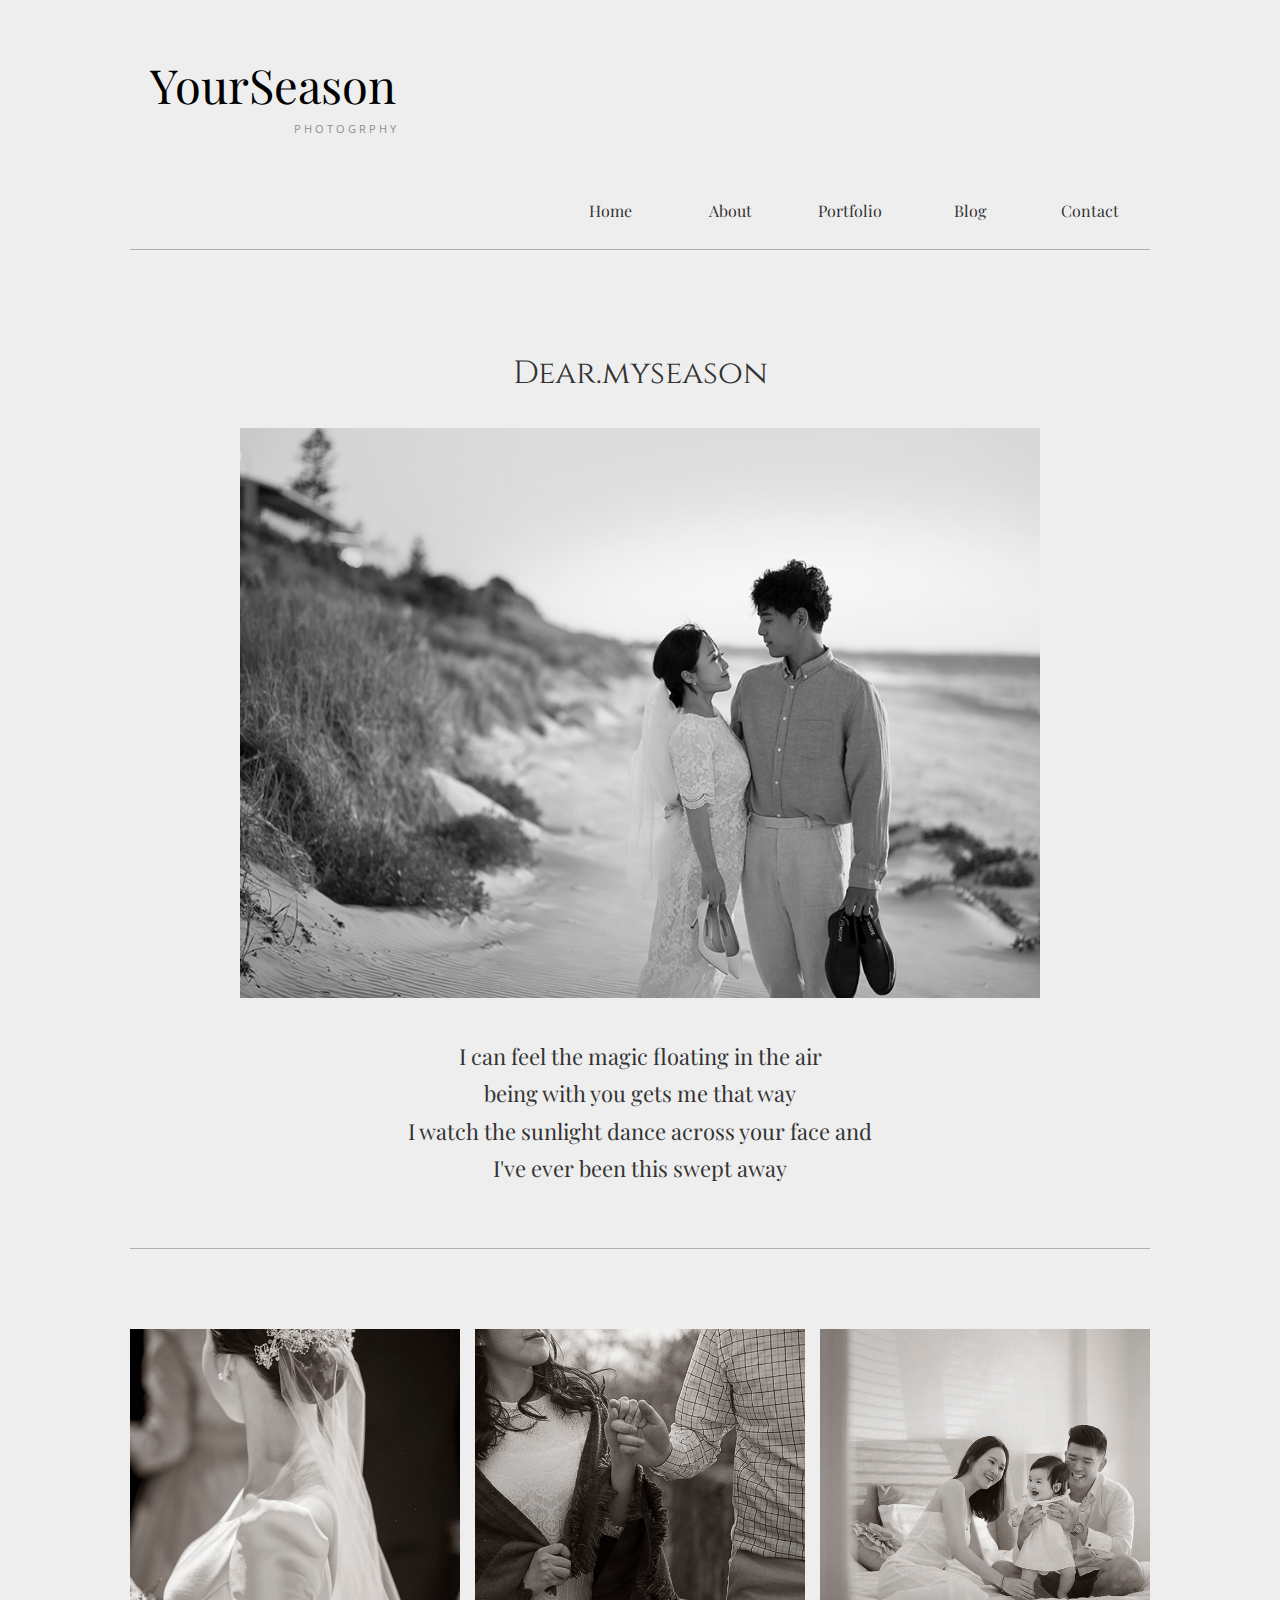
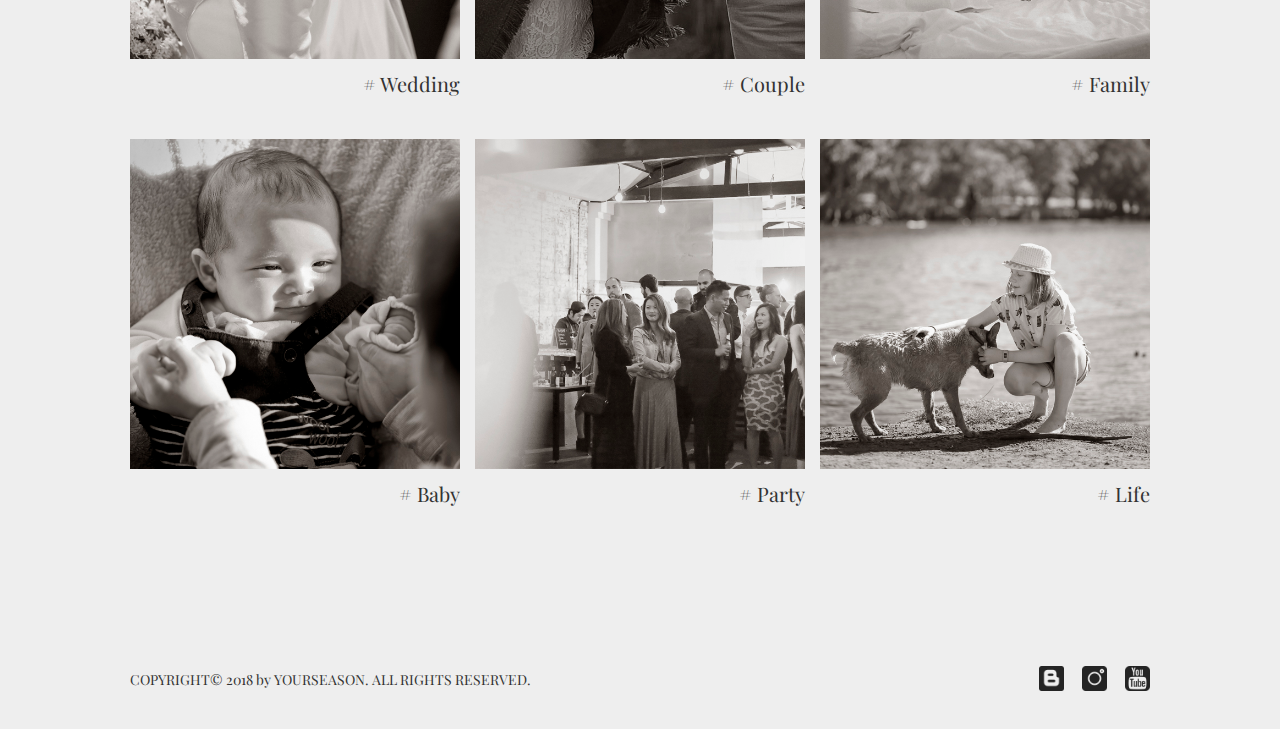
<file: index.html>
<!DOCTYPE html>
<html lang="en">
<head>
    <meta charset="UTF-8">
    <meta name="viewport" content="width=device-width, initial-scale=1.0">
    <meta http-equiv="X-UA-Compatible" content="ie=edge">
    <title>yourseason</title>
    <link href="https://fonts.googleapis.com/css?family=Playfair+Display|Amiri|Open+Sans|Cinzel" rel="stylesheet">
    <link rel="stylesheet" href="http://maxcdn.bootstrapcdn.com/font-awesome/4.7.0/css/font-awesome.min.css">
    <link rel="stylesheet" href="css/common.css">
    <link rel="stylesheet" href="css/common_mb.css" media="screen and (max-width : 480px)">
    <link rel="stylesheet" href="css/main_sec.css">
    <script src="js/jquery-3.3.1.min.js"></script>
    <script src="js/common.js"></script>
    <script src="js/main_sec.js"></script>
    <style>
    
       /* @media screen and (max-width: 480px) {

            header {
                height: 150px;
            }

            #menu {
                display: none;
            }

            .bodyWrap {
                width: 95%;
                margin: 0 auto;
            }

            section {
               
                margin-top: 50px; /* 22vh;
                margin-bottom: 40px;
            }

            #headerWrap {
                height: 150px;
            }

            #menu_Mb {
                display: block;
                position: absolute;
                right: 20px;
                bottom: 20px;
            }

            #menu_Mb > ul > li {
                width: 13vw;
                height: 13vw;
                background: black;
                border-radius: 50%;
                text-align: center;
                font-size: 7vw;
                position: relative;
                font-weight: none;     
            }

            #menu_Mb > ul > li > a > i {                
                color: white;     
                vertical-align: middle;
            }

            #menu_Mb > ul > li > .subMenu_Mb {
                width: 100vw;
                height: 100vh;
                position: fixed;
                top: 0;
                left: 0;
                background: rgba(255, 255, 255, 1);
                z-index: 2000;
                padding-top: 30px;
            }

            #menu_Mb > ul > li > .subMenu_Mb > li {
                font-size: 18px;
                margin: 10px 0;
            }

            /*****************************************
            .sectionClass {
                width: 100%;
                margin-top: 0px;
            }

            #mainImg {
                width: 100%;
                height: 70vw;
            }

            #mainTxt {
                width: 100%;
                margin-bottom: 40px;
            } 

            #mainTxt p {
                font-size: 4vw;
                line-height: 1.7em;
            }

            #section2 {
                width: 90%;
                margin-top: 40px;
                left: 0;
            }

            .subImgT,.subImgB {
                display: block;
            }

            .subImgT span,
            .subImgB span {
                margin: 10px 0 20px 0;
                font-size: 5vw;

            }

            .subImg {
                width: 100%;
                height: 70vw;
            }
            
        }

        @media screen and (max-width: 360px) {

            .BigLogo {
                font-size: 12vw;
            }

            .smallLogo {
                font-size: 4vw;
            }

            #menu_Mb {
                bottom: 6vw;
            }
        }

        @media screen and (max-width: 320px) {      

            #menu_Mb {
                bottom: 8vw;
            }

            #sns ul li img {
                width: 10vw;
                height: 10vw;
            }

        }
        */
    </style> 
</head>
<body>
    <header>
        <div id="headerWrap" class="bodyWrap">
            <div id="logo">
                <a href="index.html">
                    <p class="BigLogo">YourSeason</p> 
                    <p class="smallLogo">P H O T O G R P H Y</p>
                </a>
            </div>
            <nav id="menu" class="font_0">
                <ul>
                    <li><a href="index.html">Home</a></li>
                    <li><a href="about.html">About</a></li>
                    <li class="topMenu"><a href="porifolio.html">Portfolio</a></li>
                    <li><a href="blog.html">Blog</a></li>
                    <li><a href="contact.html">Contact</a></li>
                </ul> 
            </nav>
            <nav id="menu_Mb" class="font_0">
                    <ul>
                    <li><a href="#"><i class="fa fa-bars" aria-hidden="true"></i></a>
                        <ul class="subMenu_Mb font_1">
                            <li><a href="index.html">Home</a></li>
                            <li><a href="about.html">About</a></li>
                            <li><a href="porifolio.html">Portfolio</a></li>
                            <li><a href="blog.html">Blog</a></li>
                            <li><a href="contact.html">Contact</a></li>
                        </ul>
                    </li>
                </ul>
            </nav>
        </div>
    </header>
    <section>
        <div id="sectionWrap" class="bodyWrap">
            <div id="section1" class="sectionClass">
                <div id="mainTit">
                    <p>Dear.myseason</p>
                </div>
                <div id="mainImg">
                    <div id="mainSlide1" class="mainSlide"></div>
                    <div id="mainSlide2" class="mainSlide"></div>
                    <div id="mainSlide3" class="mainSlide"></div>
                    <div id="mainSlide4" class="mainSlide"></div>
                    <div id="mainSlide5" class="mainSlide"></div>
                </div>
                <div id="mainTxt" class="font_5">
                    <p>I can feel the magic floating in the air</p>
                    <p>being with you gets me that way</p>
                    <p>I watch the sunlight dance across your face and</p>
                    <p> I've ever been this swept away</p>                       
                </div>
            </div>
            <div id="section2" class="sectionClass font_0 clearfix">
                <div class="subImgT">
                    <a href="po_wedding.html">
                        <div id="subImg1" class="subImg"></div>
                        <span># Wedding</span>
                    </a>                    
                    <a href="po_date.html">
                        <div id="subImg2" class="subImg"></div>
                        <span># Couple</span>
                    </a>   
                    <a href="po_family.html">
                        <div id="subImg3" class="subImg"></div>
                        <span># Family</span>
                    </a>   
                </div>
                <div class="subImgB">
                    <a href="po_baby.html">
                        <div id="subImg4" class="subImg"></div>
                        <span># Baby</span>
                    </a>                    
                    <a href="po_party.html">
                        <div id="subImg5" class="subImg"></div>
                        <span># Party</span>
                    </a>   
                    <a href="po_life.html">
                        <div id="subImg6" class="subImg"></div>
                        <span># Life</span>
                    </a>   
                </div>
            </div>
        </div>
    </section>
    <!-- <section>
        <div id="sectionWrap2" class="bodyWrap">
            <div id="instagramTitle">
                <span class="instagramLine" ></span>
                <span>instagram</span>
                <span class="instagramLine"></span>
            </div>
            <div id="instagram-feed2" class="instagram_feed"></div>
        </div>
        <script type="text/javascript" src="js/jquery.instagramFeed.min.js"></script>
	    <script type="text/javascript">
		(function($){
			$(window).on('load', function(){
				$.instagramFeed({
					'username': 'studio.yourseason',
					'container': "#instagram-feed2",
					'display_profile': false,
					'display_biography': false,
					'display_gallery': true,
					'get_raw_json': false,
					'callback': null,
					'styling': true,
					'items': 7,
					'items_per_row': 7,
					'margin': 0.15
				});
			});
		})(jQuery);
	    </script>
    </section>  -->
    <footer>
        <div id="footerWrap" class="bodyWrap font_1">
            <div id="copylight">COPYRIGHT© 2018 by YOURSEASON. ALL RIGHTS RESERVED.</div>    
            <div id="sns">
                <ul>
                    <li><a href="https://happytime079.blog.me" target="_new"><img src="images/sns_blogger01.png" alt=""></a></li>
                    <li><a href="https://www.instagram.com/studio.yourseason/" target="_new"><img src="images/sns_instagram01.png" alt=""></a></li>
                    <li><a href="https://www.youtube.com/channel/UCyrQQndaWz40nOWzNtGu8jQ" target="_new"><img src="images/sns_youtube01.png" alt=""></a></li>
                </ul>
            </div>    
        </div>
    </footer>
    <div id="topBtn"><a href="#"><i class="fa fa-angle-double-up" aria-hidden="true"></i></a></div>
</body>
</html>
</file>
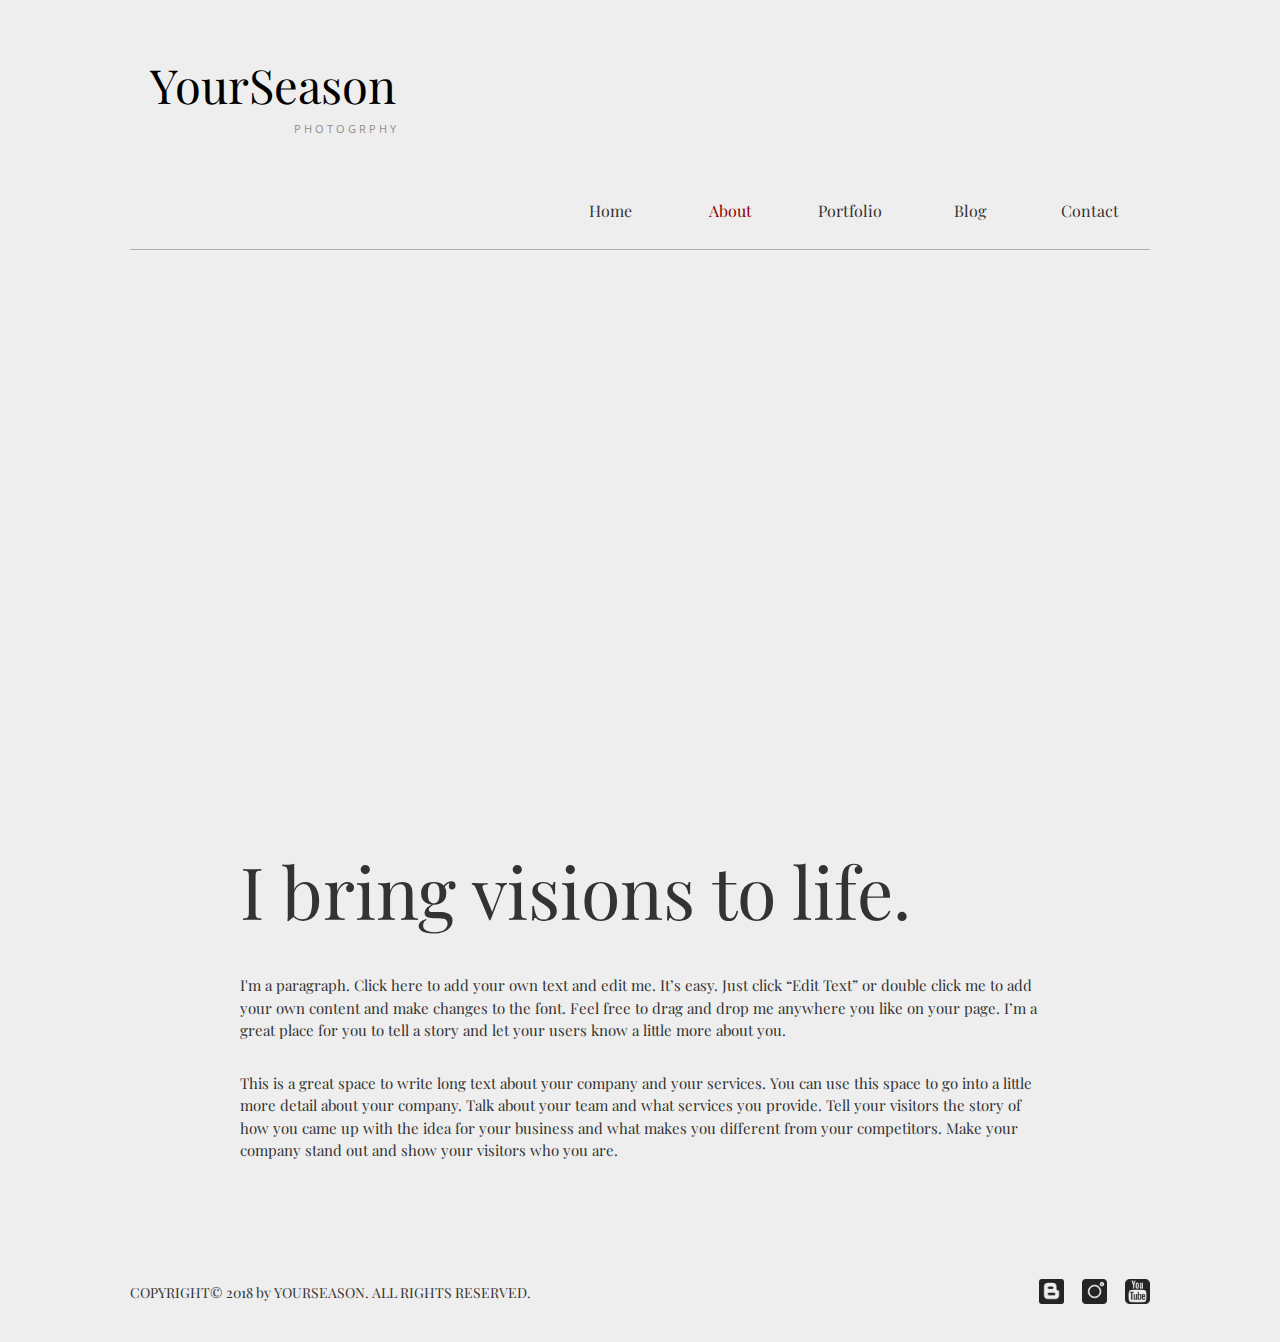
<file: about.html>
<!DOCTYPE html>
<html lang="en">
<head>
    <meta charset="UTF-8">
    <meta name="viewport" content="width=device-width, initial-scale=1.0">
    <meta http-equiv="X-UA-Compatible" content="ie=edge">
    <title>yourseason</title>
    <link href="https://fonts.googleapis.com/css?family=Playfair+Display|Amiri|Open+Sans|Nanum+Gothic|Nanum+Myeongjo" rel="stylesheet">
    <link rel="stylesheet" href="http://maxcdn.bootstrapcdn.com/font-awesome/4.7.0/css/font-awesome.min.css">
    <link rel="stylesheet" href="css/common.css">
    <link rel="stylesheet" href="css/about_sec.css">
    <script src="js/jquery-3.3.1.min.js"></script>
    <script src="js/common.js"></script>
    <style>
    
    @media screen and (max-width: 480px) {
    
        .aboutVid {
            width: 100%;
            height: 70vw;
        }

        .aboutTxtClass {
            width: 90%;
        }

        .aboutTxt1 {
            font-size: 8.5vw;
        }
    }
    
    </style>
</head>
<body>
    <header>
        <div id="headerWrap" class="bodyWrap">
            <div id="logo">
                <a href="index.html">
                    <p class="BigLogo">YourSeason</p> 
                    <p class="smallLogo">P H O T O G R P H Y</p>
                </a>
            </div>
            <nav id="menu" class="font_0">
                <ul>
                    <li><a href="index.html">Home</a></li>
                    <li><a href="about.html">About</a></li>
                    <li class="topMenu"><a href="porifolio.html">Portfolio</a></li>
                    <li><a href="blog.html">Blog</a></li>
                    <li><a href="contact.html">Contact</a></li>
                </ul> 
            </nav>
            <nav id="menu_Mb" class="font_0">
                    <ul>
                    <li><a href="#"><i class="fa fa-bars" aria-hidden="true"></i></a>
                        <ul class="subMenu_Mb font_1">
                            <li><a href="index.html">Home</a></li>
                            <li><a href="about.html">About</a></li>
                            <li><a href="porifolio.html">Portfolio</a></li>
                            <li><a href="blog.html">Blog</a></li>
                            <li><a href="contact.html">Contact</a></li>
                        </ul>
                    </li>
                </ul>
            </nav>
        </div>
    </header>
    <section class="sectionPage">
        <div id="sectionWrap" class="bodyWrap">
            <!-- <div id="pageInfo" class="font_5">
                <div id="pageSrc">
                    <i class="fa fa-home" aria-hidden="true"></i><span> > ABOUT</span>
                </div>
                <div id="pageLanguage">
                    <span class="lanClass lanEn">EN</span><span> / </span><span class="lanClass lanKr">KR</span>
                </div>
            </div> -->
            <div class="aboutVid">              
                <iframe class="aboutVid" width="800" height="450" src="https://www.youtube.com/embed/MfSTkvJtZhU" frameborder="0" allow="accelerometer; autoplay; encrypted-media; gyroscope; picture-in-picture" allowfullscreen></iframe>
            </div>
            <div id="aboutTxt">
                <!-- <p id="txtTit" class="font_2-2 aboutTxtClass">About Me</p> -->
                <div id="txtcontent" class="font_4 aboutTxtClass">
                    <p class="aboutTxt1">I bring visions to life.</p> 
                    <p class="aboutTxt2">I'm a paragraph. Click here to add your own text and edit me. It’s easy. Just click “Edit Text” or double click me to add your own content and make changes to the font. Feel free to drag and drop me anywhere you like on your page. I’m a great place for you to tell a story and let your users know a little more about you.​​​</p>
                    <p class="aboutTxt3">This is a great space to write long text about your company and your services. You can use this space to go into a little more detail about your company. Talk about your team and what services you provide. Tell your visitors the story of how you came up with the idea for your business and what makes you different from your competitors. Make your company stand out and show your visitors who you are.</p>
                </div>                      
            </div>
        </div>
    </section>
    <footer>
        <div id="footerWrap" class="font_1 bodyWrap">
            <div id="copylight">COPYRIGHT© 2018 by YOURSEASON. ALL RIGHTS RESERVED.</div>    
            <div id="sns">
                <ul>
                    <li><a href="https://happytime079.blog.me" target="_new"><img src="images/sns_blogger01.png" alt=""></a></li>
                    <li><a href="https://www.instagram.com/studio.yourseason/" target="_new"><img src="images/sns_instagram01.png" alt=""></a></li>
                    <li><a href="https://www.youtube.com/channel/UCyrQQndaWz40nOWzNtGu8jQ" target="_new"><img src="images/sns_youtube01.png" alt=""></a></li>
                </ul>
            </div>    
        </div>
    </footer>
    <div id="topBtn"><a href="#"><i class="fa fa-angle-double-up" aria-hidden="true"></i></a></div>
</body>
</html>
</file>
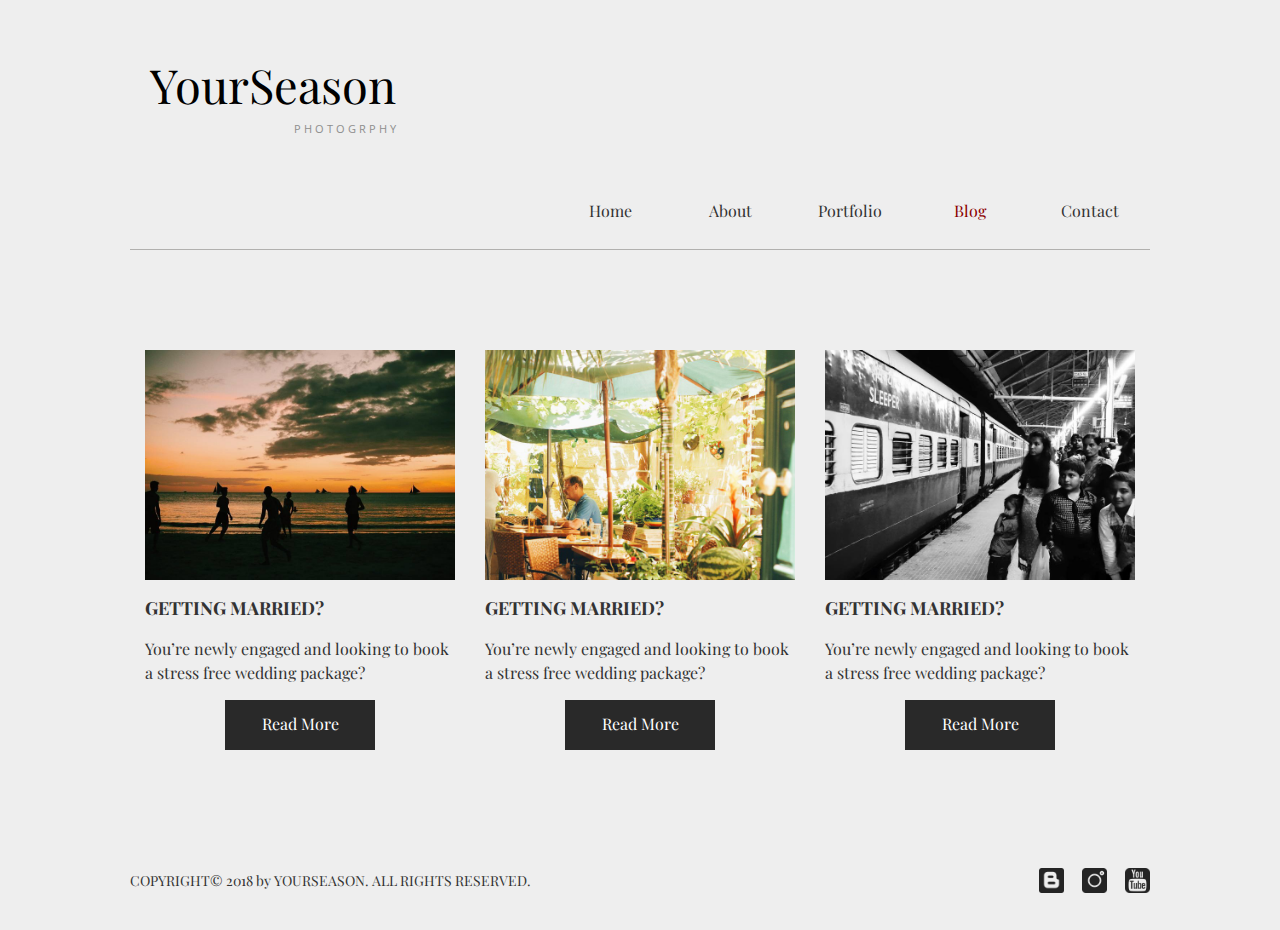
<file: blog.html>
<!DOCTYPE html>
<html lang="en">
<head>
    <meta charset="UTF-8">
    <meta name="viewport" content="width=device-width, initial-scale=1.0">
    <meta http-equiv="X-UA-Compatible" content="ie=edge">
    <title>yourseason</title>
    <link href="https://fonts.googleapis.com/css?family=Playfair+Display|Amiri|Open+Sans|Cinzel" rel="stylesheet">
    <link rel="stylesheet" href="http://maxcdn.bootstrapcdn.com/font-awesome/4.7.0/css/font-awesome.min.css">
    <link rel="stylesheet" href="css/common.css">
    <link rel="stylesheet" href="css/blog_sec.css">
    <script src="js/jquery-3.3.1.min.js"></script>
    <script src="js/common.js"></script>
    <style>
    
    @media screen and (max-width: 480px) {
        
        #sectionWrap {
            width: 90%;
            /* border: 1px solid red; */
            display: block;
        }

        .blogItem {
            margin: 10px 0 50px 0;
        }

        .blogImg {
            width: 100%;
            margin: 10px 0 20px 0;
        }

    }

    </style>
</head>
<body>
        <header>
            <div id="headerWrap" class="bodyWrap">
                <div id="logo">
                    <a href="index.html">
                        <p class="BigLogo">YourSeason</p>
                        <p class="smallLogo">P H O T O G R P H Y</p>
                    </a>
                </div>
                <nav id="menu" class="font_0">
                    <ul>
                        <li><a href="index.html">Home</a></li>
                        <li><a href="about.html">About</a></li>
                        <li class="topMenu"><a href="porifolio.html">Portfolio</a></li>
                        <li><a href="blog.html">Blog</a></li>
                        <li><a href="contact.html">Contact</a></li>
                    </ul>
                </nav>
                <nav id="menu_Mb" class="font_0">
                    <ul>
                        <li><a href="#"><i class="fa fa-bars" aria-hidden="true"></i></a>
                            <ul class="subMenu_Mb font_1">
                                <li><a href="index.html">Home</a></li>
                                <li><a href="about.html">About</a></li>
                                <li><a href="porifolio.html">Portfolio</a></li>
                                <li><a href="blog.html">Blog</a></li>
                                <li><a href="contact.html">Contact</a></li>
                            </ul>
                        </li>
                    </ul>
                </nav>
            </div>
        </header>
    <section>
        <div id="sectionWrap" class="bodyWrap">
            <div class="blogItem blogItem1">
                <div class="blogImg blogImg1"></div>
                <div class="blogTit">GETTING MARRIED?</div>
                <div class="blogTxt">You’re newly engaged and looking to book a stress free wedding package?</div>
                <div class="blogBtn"><a href="https://happytime079.blog.me/" target="_new">Read More</a></div>
            </div>
            <div class="blogItem blogItem2">
                <div class="blogImg blogImg2"></div>
                <div class="blogTit">GETTING MARRIED?</div>
                <div class="blogTxt">You’re newly engaged and looking to book a stress free wedding package?</div>
                <div class="blogBtn"><a href="https://happytime079.blog.me/" target="_new">Read More</a></div>
            </div>
            <div class="blogItem blogItem3">
                <div class="blogImg blogImg3"></div>
                <div class="blogTit">GETTING MARRIED?</div>
                <div class="blogTxt">You’re newly engaged and looking to book a stress free wedding package?</div>
                <div class="blogBtn"><a href="https://happytime079.blog.me/" target="_new">Read More</a></div>
            </div>
        </div>
    </section>
   
    <footer>
        <div id="footerWrap" class="bodyWrap font_1">
            <div id="copylight">COPYRIGHT© 2018 by YOURSEASON. ALL RIGHTS RESERVED.</div>    
            <div id="sns">
                <ul>
                    <li><a href="https://happytime079.blog.me" target="_new"><img src="images/sns_blogger01.png" alt=""></a></li>
                    <li><a href="https://www.instagram.com/studio.yourseason/" target="_new"><img src="images/sns_instagram01.png" alt=""></a></li>
                    <li><a href="https://www.youtube.com/channel/UCyrQQndaWz40nOWzNtGu8jQ" target="_new"><img src="images/sns_youtube01.png" alt=""></a></li>
                </ul>
            </div>    
        </div>
    </footer>
    <div id="topBtn"><a href="#"><i class="fa fa-angle-double-up" aria-hidden="true"></i></a></div>
</body>
</html>
</file>
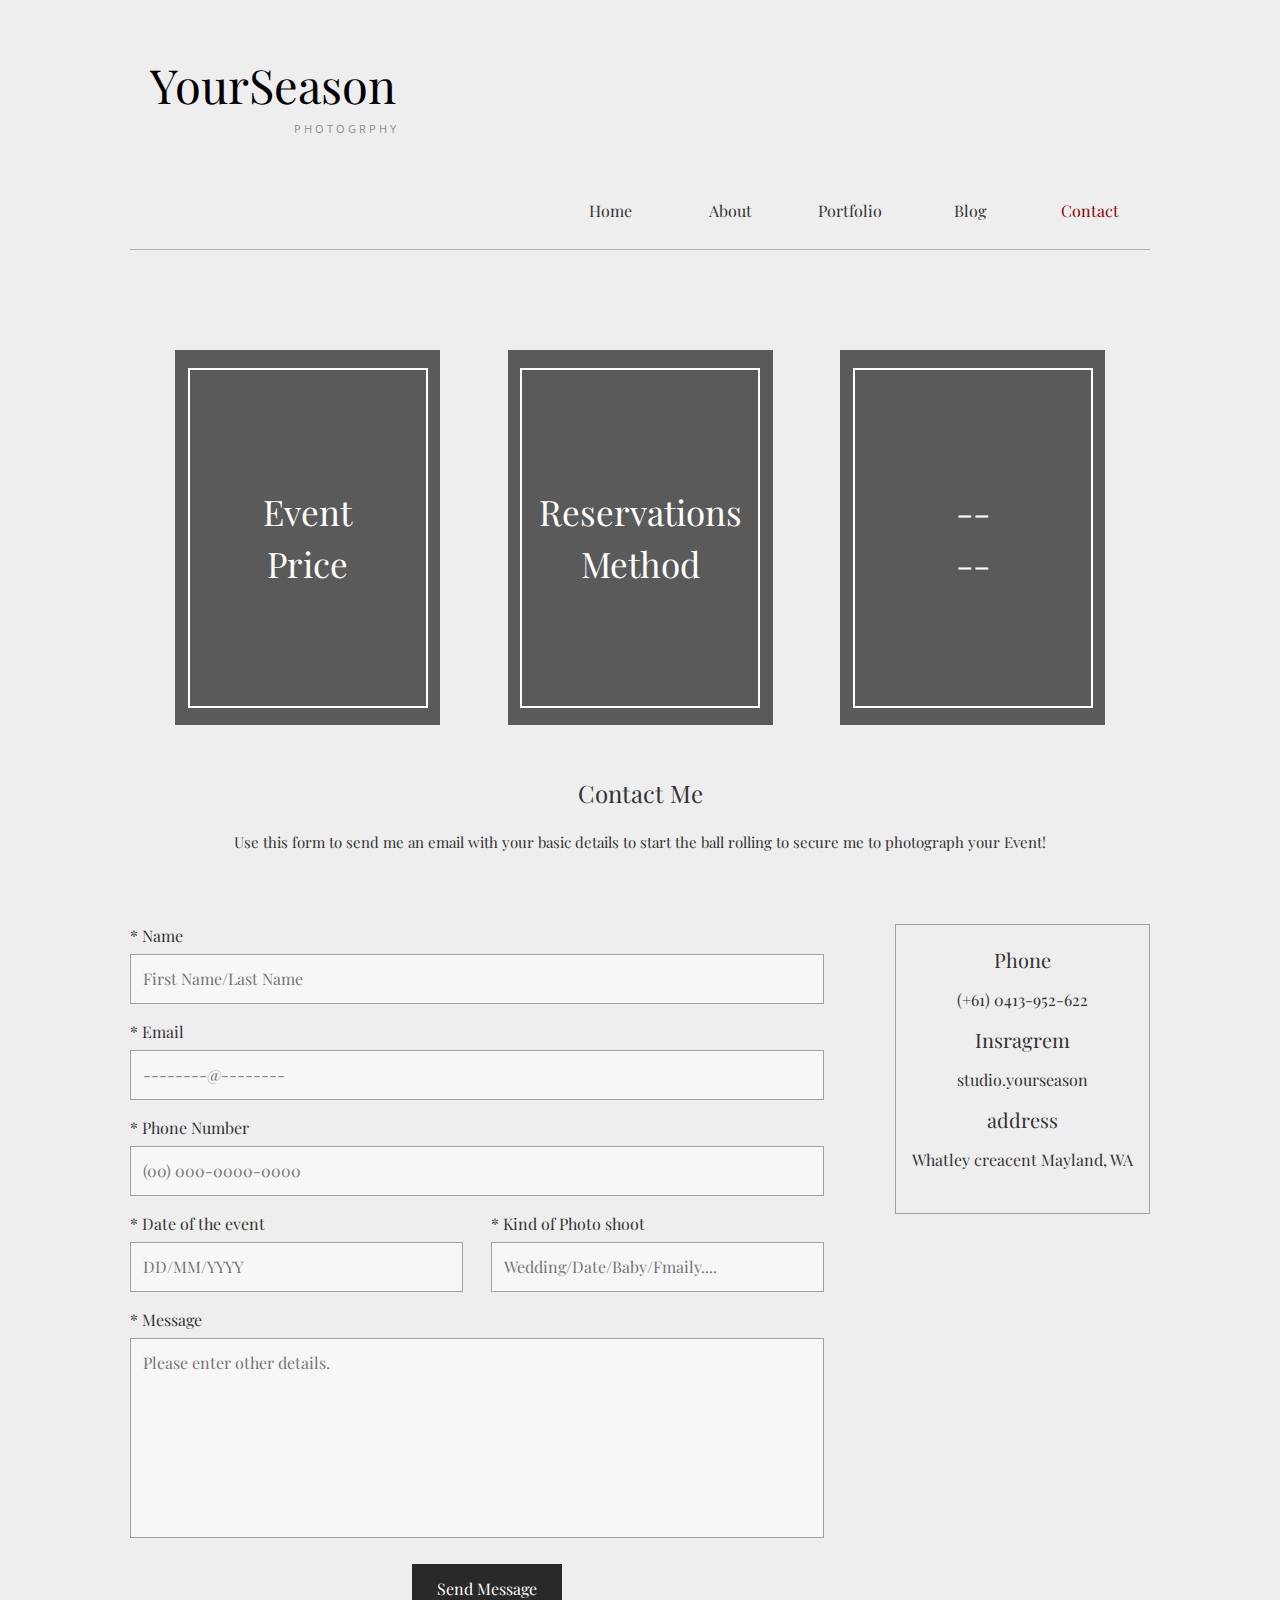
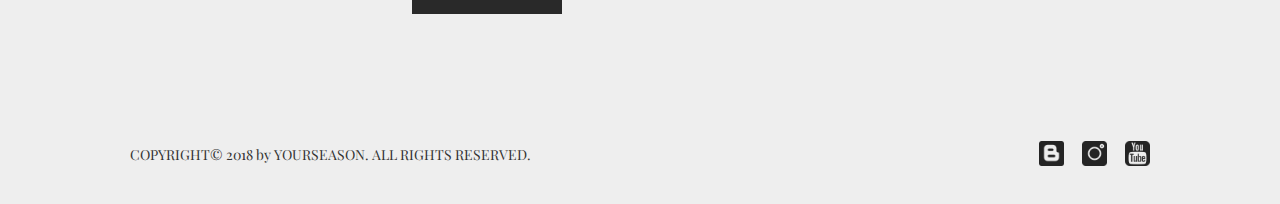
<file: contact.html>
<!DOCTYPE html>
<html lang="en">
<head>
    <meta charset="UTF-8">
    <meta name="viewport" content="width=device-width, initial-scale=1.0">
    <meta http-equiv="X-UA-Compatible" content="ie=edge">
    <title>yourseason</title>
    <link href="https://fonts.googleapis.com/css?family=Playfair+Display|Amiri|Open+Sans" rel="stylesheet">
    <link rel="stylesheet" href="http://maxcdn.bootstrapcdn.com/font-awesome/4.7.0/css/font-awesome.min.css">
    <link rel="stylesheet" href="css/common.css">
    <link rel="stylesheet" href="css/contact_sec.css">
    <script src="js/jquery-3.3.1.min.js"></script>
    <script src="js/common.js"></script>
    <script>
        $(function(){


            $('.priceMenuBtn').click(function(){   // 메뉴 버튼 클릭 시 상세 내용 팝업창 오픈

                $('.pricePopup').fadeIn();
                $('.MenuInfo').hide();

                var popupTit=$(this).attr('id');
                console.log(popupTit);
                $('.'+popupTit+'Info').show();

                var winh = $(window).innerHeight();
                var infoH = $('.MenuInfo').height();
                infoH+=150;
                console.log("윈도우창 : "+winh+" / 인포창 : "+infoH);
                if ( winh <= infoH ) {
                    $('.MenuInfo').css("overflow","scroll");
                }

            });

            $('.InfoClose').click(function(){      // 팝업창 클로즈 버튼 클릭 시, 닫기
                $('.pricePopup').fadeOut();
            });



            


            $(window).resize(function(){

                var winW = $(window).innerWidth();
                var winH = $(window).innerHeight();
                console.log(winW, winH);    

                $('.pricePopup').css({
                    'width': winW,
                    'height': winH
                });  

                console.log('팝업창 : '+$('.pricePopup').width(), $('.pricePopup').height());

                
            });

            // var mql = window.matchMedia("(orientation: portrait)");

            // // If there are matches, we're in portrait
            // if(mql.matches) {  
            //     // Portrait orientation
            // } else {  
            //     // Landscape orientation
            //     var winW = $(window).innerWidth();
            //         var winH = $(window).innerHeight();
            //         console.log(winW, winH);    

            //         $('.pricePopup').css({
            //             'width': winW,
            //             'height': winH
            //         });     
            // }

            // // Add a media query change listener
            // mql.addListener(function(m) {
            //     if(m.matches) {
            //         // Changed to portrait
            //     }
            //     else {
            //         // Changed to landscape

            //         var winW = $(window).innerWidth();
            //         var winH = $(window).innerHeight();
            //         console.log(winW, winH);    

            //         $('.pricePopup').css({
            //             'width': winW,
            //             'height': winH
            //         }); 
            //     }
            // });

        });
    </script>
    <style>

        /* @media screen and (orientation: portrait) {
            .pricePopup {
                position: fixed;
                top: 0;
                left: 0;
                z-index: 1000;
                width: 100vw;
                height: 100vh;
                background: rgba(200, 150, 10, 1);
            }
        } */

        /* @media screen and (orientation: landscape) {
        
            

        } */

        @media screen and (max-width: 1019px) and (min-width: 481px) {

            .bodyWrap {
                width: 100%;
            }

            #logo {
                left: 50%;
                transform: translateX(-50%);
               
            }

            #menu {
                left: 50%;
                transform: translateX(-50%);
            }

            /*************************************/

            .priceMenuTab {
                width: 95%;
                /* border: 1px solid red; */
            }

            .priceMenuBtn {
                width: 32%;
                height: 40vh;
            }

            .small {
                width: 90%;
                height: 35vh;
                top: 50%;
                left: 50%;
                transform: translate(-50%, -50%);
            }

            .small p {
                font-size: 4vw;
            }


            /*************************************/

            .pricePopup {
                position: fixed;
                top: 0;
                left: 0;
                z-index: 1000;
                width: 100%;
                height: 120vh;
                background: rgba(255, 50, 50, 1);
                color: white;
            }

            .MenuInfo {
                width: 90%;
                height: auto;
                left: 50%;
                transform: translateX(-50%);
                top: 40px;
                padding-bottom: 50px;
                /* overflow: scroll; */
            }



        }

        @media screen and (max-width: 480px) {

            .priceMenuTab {
                display: block;
                width: 100%;
                /* border: 1px solid red; */
            }

            .priceMenuBtn {
                width: 100%;
                height: 240px;
                margin: 10px 0 20px 0;
            }

            .small {
                width: 90%;
                height: 200px;
                top: calc(50% - 100px); 
                left: 50%;
                transform: translateX(-50%);
            }

            /*************************************/

            .MenuInfo {
                width: 95%;
                height: auto;
                left: 50%;
                transform: translateX(-50%);
                top: 20px;
            }

            .InfoClose {
                top: -25px;
                right: 2%;
            }

            /* .pricePopup,
            .MenuInfo,
            .InfoClose,
            .popupContent,
            .popupTit {
                border: 1px solid red;
            } */

            .popupTit {
                font-size: 9vw;
                text-align: center;
                margin: 30px 0 40px 0;
            }

            /*************************************/

            #contactWrap {
                /* border: 1px solid blue; */
                margin-top: 50px;
                display: flex;
                flex-direction: column;
                justify-content: space-between;
            }

            #datekind {
                display: block;
            }
            
            .contact_form .dateForm,
            .contact_form .kindForm {
                width: 100%;        
            }

            #submit,
            #submitKr {
                right: 0px;
            }
        
            .contact_form {
                order: 2;
                width: 100%;
                padding-right: 0;
                margin-top: 20px;
            }

            /*************************************/

            
            #contactInfo {
                order: 1;
                width: 100%;
                height: 150px;
                /*height: 120px;*/
                margin: 0;
                padding: 20px 10px;
            }

            
            #infoWrap {
                /* display: flex; */
            }

            #kakao,
            #insragrem,
            #address {            
                height: 40px;
                text-align: center;
                margin: 0 auto;
                display: flex;
                flex-direction: row;
                justify-content: space-between;
            }

            #kakao h3, 
            #insragrem h3,
            #address h3 {
                /* border: 2px solid blue; */
                /* margin-top: 20px; */
                height: 30px;
                line-height: 30px;
                font-size: 8vw;
            }

            #kakao p,
            #insragrem p,
            #address p {
                /* border: 2px solid blue; */
                height: 20px;
                line-height: 20px;
                margin-bottom: 10px;
                font-size: 4vw;
            }
        }
    </style>
</head>
<body>
        <header>
            <div id="headerWrap" class="bodyWrap">
                <div id="logo">
                    <a href="index.html">
                        <p class="BigLogo">YourSeason</p>
                        <p class="smallLogo">P H O T O G R P H Y</p>
                    </a>
                </div>
                <nav id="menu" class="font_0">
                    <ul>
                        <li><a href="index.html">Home</a></li>
                        <li><a href="about.html">About</a></li>
                        <li class="topMenu"><a href="porifolio.html">Portfolio</a></li>
                        <li><a href="blog.html">Blog</a></li>
                        <li><a href="contact.html">Contact</a></li>
                    </ul>
                </nav>
                <nav id="menu_Mb" class="font_0">
                    <ul>
                        <li><a href="#"><i class="fa fa-bars" aria-hidden="true"></i></a>
                            <ul class="subMenu_Mb font_1">
                                <li><a href="index.html">Home</a></li>
                                <li><a href="about.html">About</a></li>
                                <li><a href="porifolio.html">Portfolio</a></li>
                                <li><a href="blog.html">Blog</a></li>
                                <li><a href="contact.html">Contact</a></li>
                            </ul>
                        </li>
                    </ul>
                </nav>
            </div>
        </header>
    <section class="sectionPage">
        <div id="sectionWrap" class="bodyWrap">
            <!-- <div id="pageInfo" class="font_5">
                <div id="pageSrc">
                    <i class="fa fa-home" aria-hidden="true"></i><span> > CONTACT</span>
                </div>
                <div id="pageLanguage">
                    <span class="lanClass lanEn">EN</span><span> / </span><span class="lanClass lanKr">KR</span>
                </div>
            </div> -->
            <div id="priceMenu">
                <div class="priceMenuTab">
                    <div id="event" class="priceMenuBtn">
                        <div class="small">
                            <div class="smallTxt">
                                <p>Event</p>
                                <p>Price</p>
                            </div>
                        </div>
                    </div>
                    <div id="reservation" class="priceMenuBtn">
                        <div class="small">
                            <div class="smallTxt">
                                <p>Reservations</p>
                                <p>Method</p>
                            </div>
                        </div>
                    </div>
                    <div id="basic" class="priceMenuBtn">
                        <div class="small">
                            <div class="smallTxt">
                                <p>--</p>
                                <p>--</p>
                            </div>
                        </div>
                    </div>
                </div>
                <div class="pricePopup">
                    <div class="eventInfo MenuInfo">
                        <div class="InfoClose">&Cross;</div>
                        <div class="popupContent">
                            <div class="popupTit">2019 Event Price</div>
                            <div class="note">
                                Lorem ipsum dolor sit amet consectetur adipisicing elit. Reiciendis dolorum beatae vero dicta, corrupti esse!
                                Temporibus, blanditiis magnam ratione quae quod harum officiis ad, nam incidunt quos beatae repellendus ea.
                            </div>
                        </div>
                    </div>
                    <div class="reservationInfo MenuInfo">
                        <div class="InfoClose">&Cross;</div>
                        <div class="popupContent">
                            <div class="popupTit">Reservations Method</div>
                            <div class="note1 note">
                                <div class="note1Tit noteTit font_3">
                                    <p>1. Confir mation of reservation</p>
                                </div>
                                <div class="note1Txt noteTxt font_4">
                                    <p>
                                        Please contact [CONTANT] page, we will guide you to shoot.
                                        If you do not have enough information, please contact us within 48 hours. Please check the confirmation
                                        e-mail and deposit.
                                        The deposit is 20% of the total amount, and the balance is paid in the previous year.
                                    </p>
                                </div>
                            </div>
                            <div class="note2 note">
                                <div class="note2Tit noteTit font_3">
                                    <p>2. Change / Cancellation / Refund</p>
                                </div>
                                <div class="note2Txt noteTxt font_4">
                                    <p>
                                        Changing the inspection date is not possible beyond the above conditions. Changing the shooting date does
                                        not satisfy the above conditions.
                                        Requests to change other shooting dates will be charged at an additional cost at least three days in
                                        advance.
                                        Also, when you change the shooting date, the date can not be adjusted.
                                    </p>
                                    <p><strong>* cancel *</strong></p>
                                    <p>
                                        If you cancel the filming, you will receive a full refund within 7 days of the contract. Cancellations due
                                        to personal reasons will be subject to penalty.
                                    </p>
                                    <p>- If canceled 14 days before shooting, 50%</p>
                                    <p>- If canceled 7 days before shooting, 80%</p>
                                </div>
                            </div>
                            <div class="note3 note">
                                <div class="note3Tit noteTit font_3">
                                    <p>3. Other Checks</p>
                                </div>
                                <div class="note3Txt noteTxt font_4">
                                    <p>- The original file was sent within 2 weeks after the shooting.</p>
                                    <p>- Movement between places appears at the time of picture taking.</p>
                                    <p>- In case of calibration, face correction, calibration and synthesis are not performed.</p>
                                    <p>- In the humorous season, take natural pictures and shoot with flash and tripod.</p>
                                </div>
                            </div>
                        </div>
                    </div>
                    <div class="basicInfo MenuInfo">
                        <div class="InfoClose">&Cross;</div>
                        <div class="popupContent">
                            <div class="popupTit">-</div>
                            <div class="note">
                                Lorem ipsum dolor sit amet consectetur adipisicing elit. Reiciendis dolorum beatae vero dicta, corrupti esse! Temporibus, blanditiis magnam ratione quae quod harum officiis ad, nam incidunt quos beatae repellendus ea.
                            </div>
                        </div>
                    </div>
                </div>           
            </div>
            <div id="contactTitle">
                    <p id="conTit" class="conTitClass font_2-2">Contact Me</p>
                    <div id="conTxt" class="conTitClass font_4">
                        <p id="txtEn">
                            Use this form to send me an email with your basic details to start the ball rolling to secure me to photograph your Event!
                        </p>
                    </div>
            </div>
            <div id="contactWrap">
                <div id="contact_form" class="contact_form font_5">
                    <!-- 폼태그 -->        
                    <div class="txtEn">      
                        <form action="contact_meEn.php" method="post">
                            <label for="name">* Name<small></small></label>
                            <input type="text" id="name" name="name" placeholder="First Name/Last Name" required>
                            <label for="email">* Email <small></small></label>
                            <input type="email" id="email" name="email" placeholder="--------@--------" required>
                            <label for="phone">* Phone Number<small></small></label>
                            <input type="tel" id="phone" name="phone" placeholder="(00) 000-0000-0000" required>
                            <div id="datekind">
                                <div class="dateForm">
                                    <label for="date">* Date of the event<small></small></label>
                                    <input type="text" id="date" name="date" placeholder="DD/MM/YYYY" required>
                                </div>
                                <div class="kindForm">
                                    <label for="kind">* Kind of Photo shoot<small></small></label>
                                    <input type="text" id="kind" name="kind" placeholder="Wedding/Date/Baby/Fmaily...." required>
                                </div>
                            </div>
                            <label for="message">* Message<small></small></label>
                            <textarea id="message" name="message" placeholder="Please enter other details." required></textarea>
                            <input type="submit" value="Send Message" id="submit">
                        </form>
                    </div>
                </div>
                <div id="contactInfo">
                    <div id="infoWrap">
                        <div id="kakao">
                            <p class="font_3">Phone</p>
                            <p class="font_5">(+61) 0413-952-622</p>
                        </div>
                        <div id="insragrem">
                            <p class="font_3">Insragrem</p>
                            <p class="font_5"><a href="https://www.instagram.com/studio.yourseason/">studio.yourseason</a></p>
                        </div>
                        <div id="address">
                            <p class="font_3">address</p>
                            <p class="font_5">Whatley creacent Mayland, WA</p>
                        </div>
                    </div>
                </div>
            </div>
        </div>
    </section>
    <footer>
        <div id="footerWrap" class="bodyWrap font_1">
            <div id="copylight">COPYRIGHT© 2018 by YOURSEASON. ALL RIGHTS RESERVED.</div>    
            <div id="sns">
                <ul>
                    <li><a href="https://happytime079.blog.me" target="_new"><img src="images/sns_blogger01.png" alt=""></a></li>
                    <li><a href="https://www.instagram.com/studio.yourseason/" target="_new"><img src="images/sns_instagram01.png" alt=""></a></li>
                    <li><a href="https://www.youtube.com/channel/UCyrQQndaWz40nOWzNtGu8jQ" target="_new"><img src="images/sns_youtube01.png" alt=""></a></li>
                </ul>
            </div>    
        </div>
    </footer>
    <div id="topBtn"><a href="#"><i class="fa fa-angle-double-up" aria-hidden="true"></i></a></div>
</body>
</html>
</file>
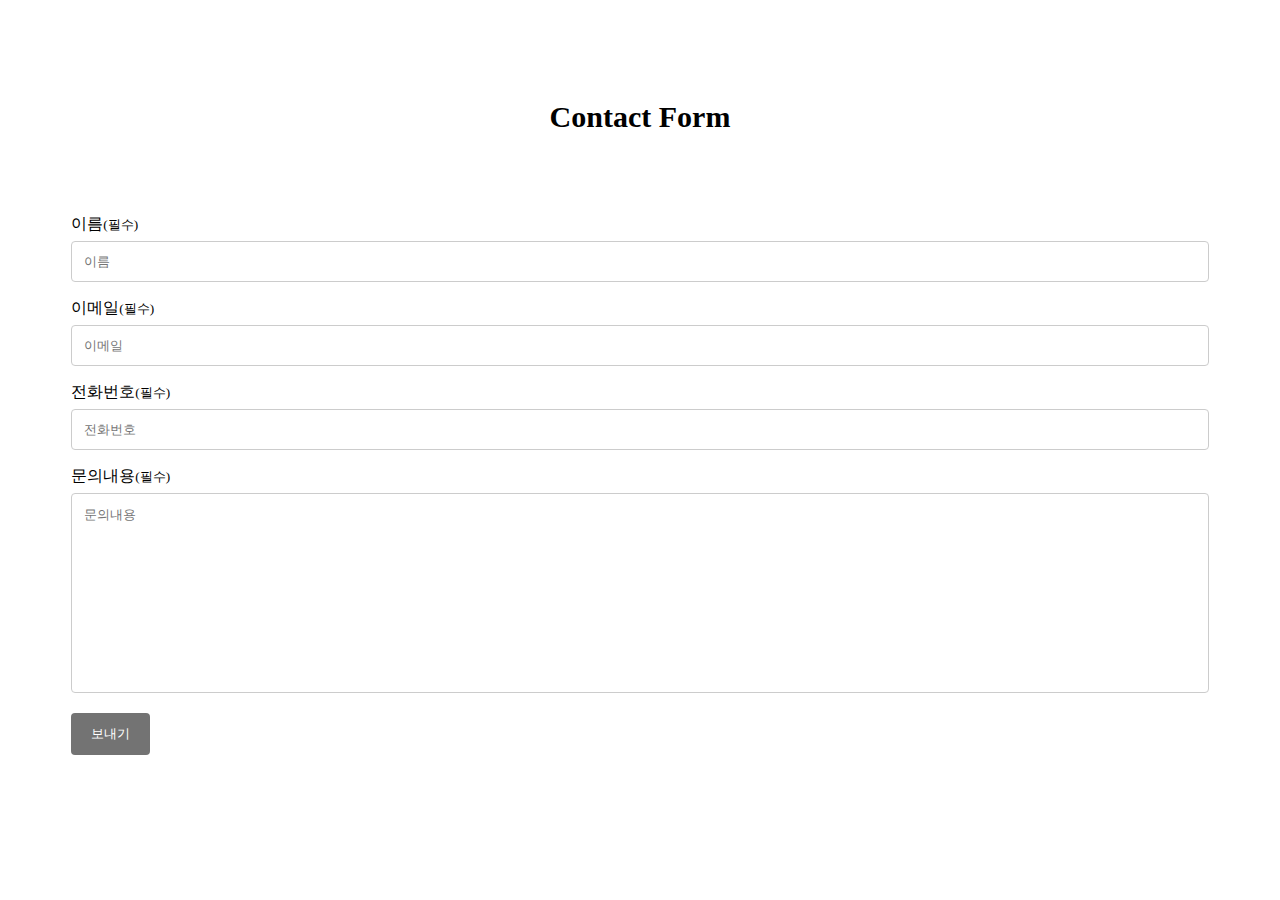
<file: formMail1.html>
<!DOCTYPE html>
<html lang="ko">

<head>
  <!-- charset 설정 -->
  <meta charset="UTF-8">
  <!-- ie 호환성보기 무시 -->
  <meta http-equiv="X-UA-Compatible" content="IE=edge">
  <!-- 모바일을 위한 viewport설정 -->
  <meta name="viewport" content="width=device-width,initial-scale=1.0,user-scalable=no">
  <title>폼메일 소스</title>
  <style>
    .contact_form input[type=text],
      .contact_form select,
      .contact_form textarea,
      .contact_form input[type=email],
      .contact_form input[type=tel] {
        width: 100%;
        padding: 12px;
        border: 1px solid #ccc;
        border-radius: 4px;
        box-sizing: border-box;
        margin-top: 6px;
        margin-bottom: 16px;
        /* 높이 조절만 가능하도록  */
        resize: vertical;
      }
      
      .contact_form>h3 {
        text-align: center;
      }
      
      .contact_form textarea {
        height: 200px;
        resize: none;
      }
      
      #submit {
        background-color: #737373;
        color: white;
        padding: 12px 20px;
        border: none;
        border-radius: 4px;
        cursor: pointer;
        transition: 0.3s;
      }
      #submit:hover {
        background-color: #aaa;
      }
      .contact_form {
        width: 90%;
        margin: 0 auto;
        margin-top: 50px;
        border-radius: 5px;
        padding: 20px;
        /* border: 1px solid black; */
      }
      
      .contact_form>h3 {
        font-size: 30px;
        padding-bottom: 50px;
      }
 
    </style>
</head>

<body>
  <!-- 폼태그 -->
  <section class="contact_form" id="contact_form">
    <h3>Contact Form</h3>
    <form action="contact_me.php" method="post">
      <label for="name">이름<small>(필수)</small></label>
      <input type="text" id="name" name="name" placeholder="이름" required>
      <label for="email">이메일<small>(필수)</small></label>
      <input type="email" id="email" name="email" placeholder="이메일" required>
      <label for="phone">전화번호<small>(필수)</small></label>
      <input type="tel" id="phone" name="phone" placeholder="전화번호" required>
      <label for="message">문의내용<small>(필수)</small></label>
      <textarea id="message" name="message" placeholder="문의내용" required></textarea>
      <input type="submit" value="보내기" id="submit">
    </form>
  </section>
</body>

</html>
</file>
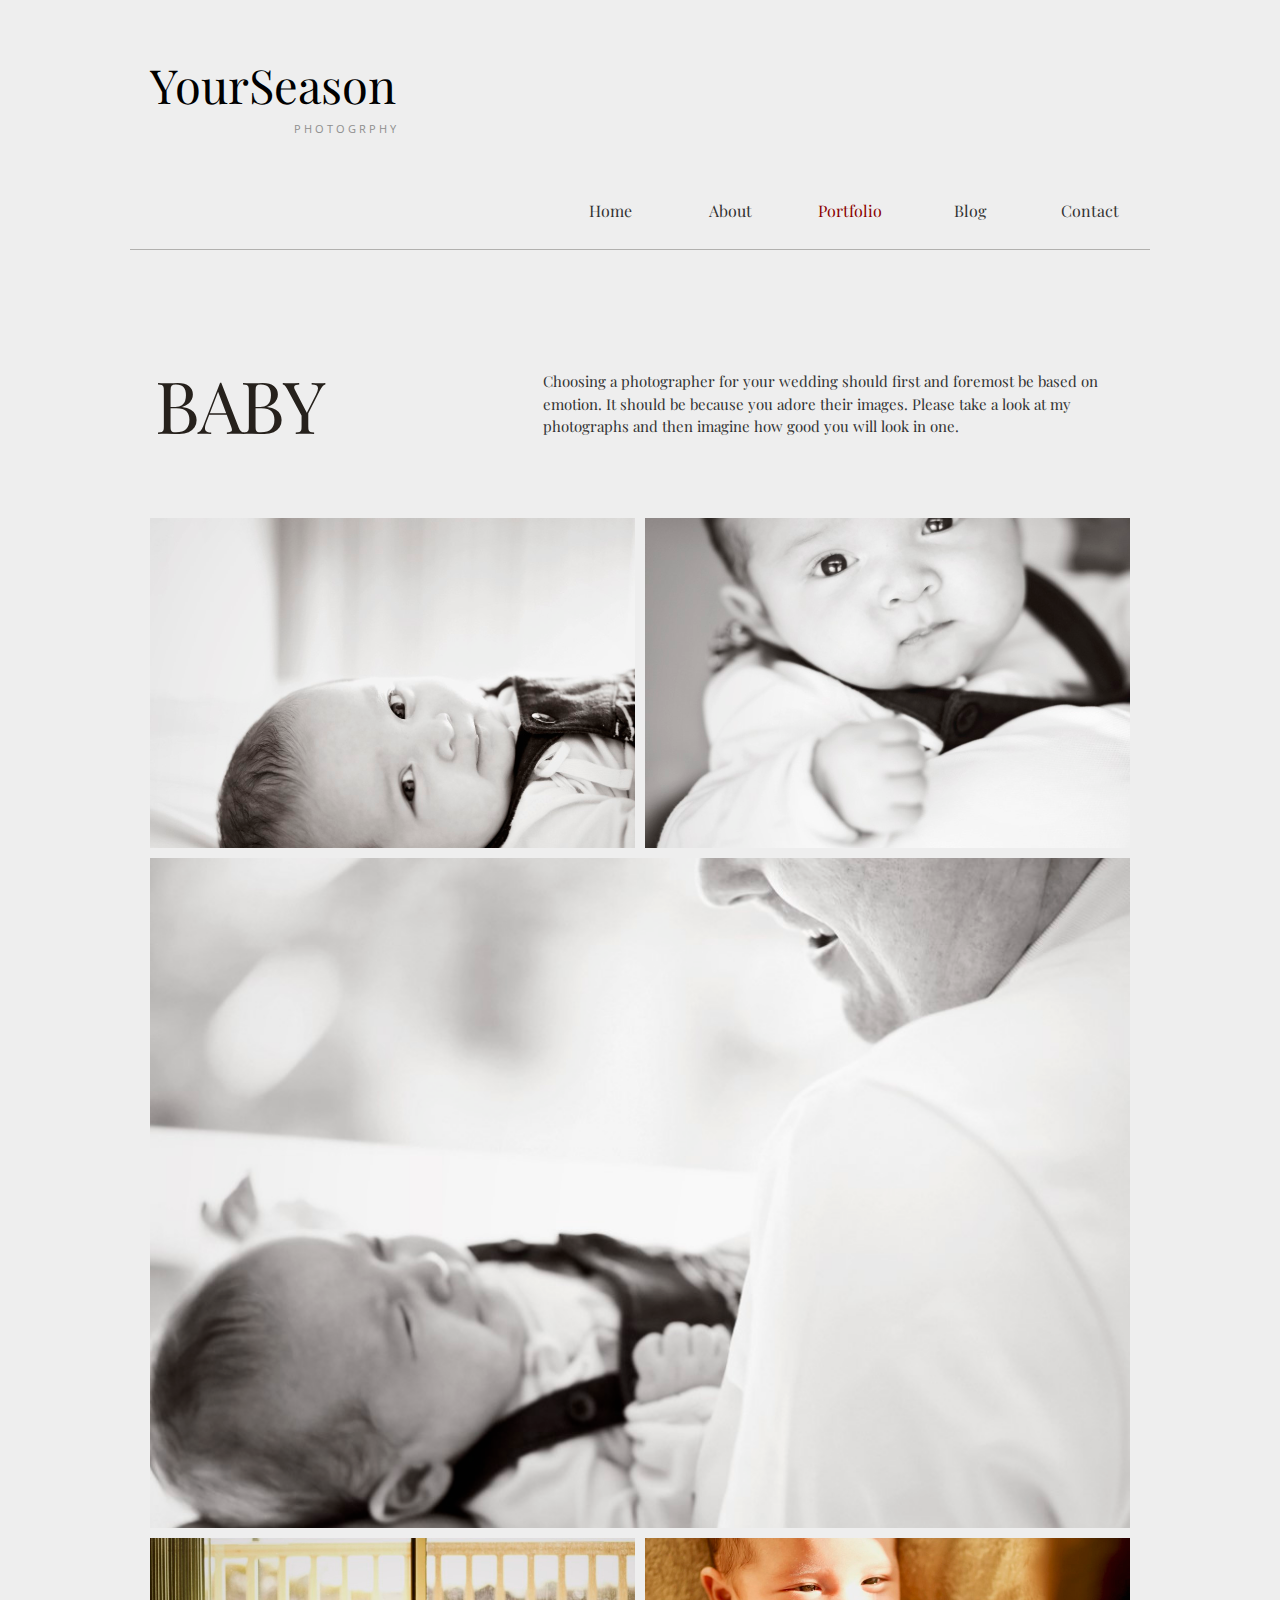
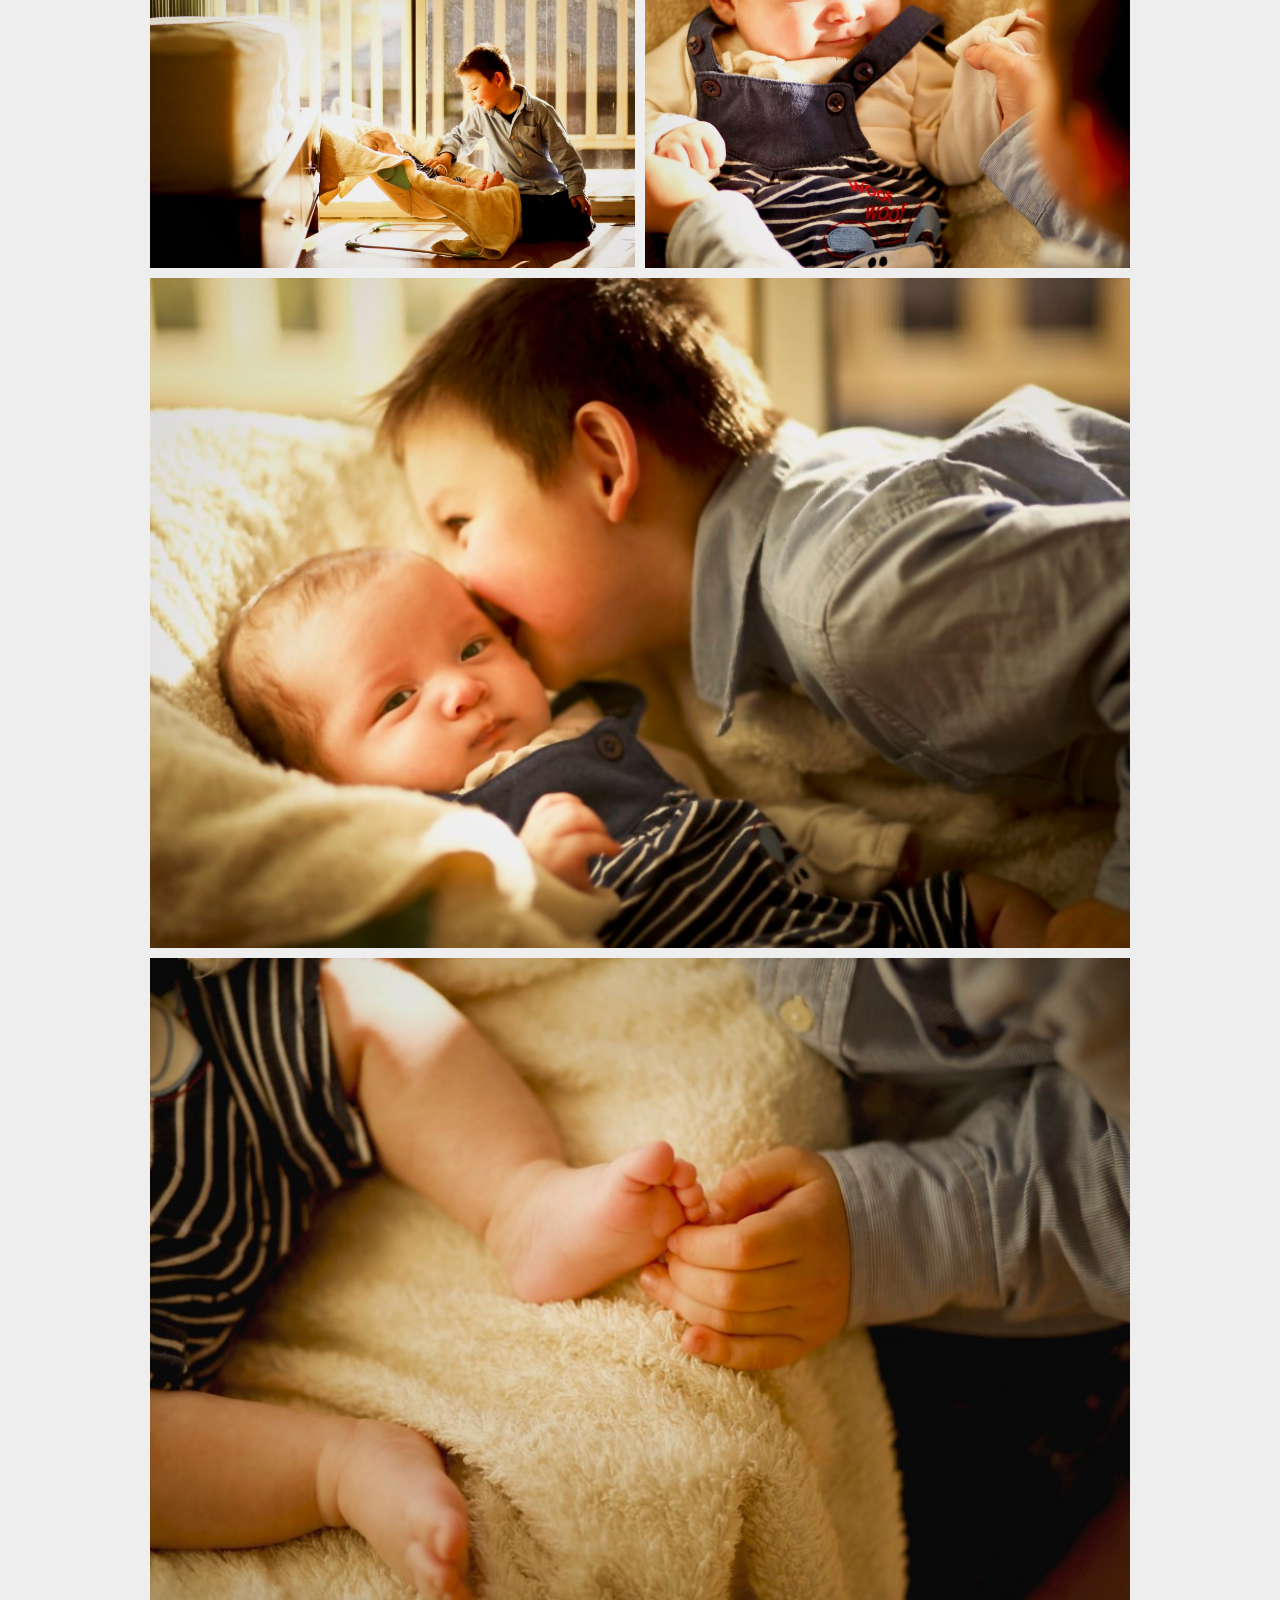
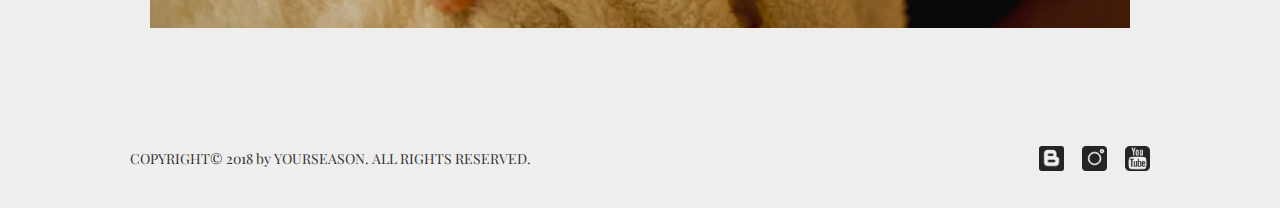
<file: po_baby.html>
<!DOCTYPE html>
<html lang="en">
<head>
    <meta charset="UTF-8">
    <meta name="viewport" content="width=device-width, initial-scale=1.0">
    <meta http-equiv="X-UA-Compatible" content="ie=edge">
    <title>yourseason</title>
    <link href="https://fonts.googleapis.com/css?family=Playfair+Display|Amiri|Open+Sans|Nanum+Gothic|Nanum+Myeongjo" rel="stylesheet">
    <link rel="stylesheet" href="http://maxcdn.bootstrapcdn.com/font-awesome/4.7.0/css/font-awesome.min.css">  
    <link rel="stylesheet" href="css/common.css">
    <link rel="stylesheet" href="css/porifolio_sec.css">
    <script src="js/jquery-3.3.1.min.js"></script>
    <script src="js/common.js"></script>
    <script src="js/porifolio_slide.js"></script>
</head>
<body>
        <header>
            <div id="headerWrap" class="bodyWrap">
                <div id="logo">
                    <a href="index.html">
                        <p class="BigLogo">YourSeason</p>
                        <p class="smallLogo">P H O T O G R P H Y</p>
                    </a>
                </div>
                <nav id="menu" class="font_0">
                    <ul>
                        <li><a href="index.html">Home</a></li>
                        <li><a href="about.html">About</a></li>
                        <li class="topMenu"><a href="porifolio.html">Portfolio</a></li>
                        <li><a href="blog.html">Blog</a></li>
                        <li><a href="contact.html">Contact</a></li>
                    </ul>
                </nav>
                <nav id="menu_Mb" class="font_0">
                    <ul>
                        <li><a href="#"><i class="fa fa-bars" aria-hidden="true"></i></a>
                            <ul class="subMenu_Mb font_1">
                                <li><a href="index.html">Home</a></li>
                                <li><a href="about.html">About</a></li>
                                <li><a href="porifolio.html">Portfolio</a></li>
                                <li><a href="blog.html">Blog</a></li>
                                <li><a href="contact.html">Contact</a></li>
                            </ul>
                        </li>
                    </ul>
                </nav>
            </div>
        </header>
    <section class="sectionPage">
        <div id="sectionWrap" class="bodyWrap">
            <!-- <div id="pageInfo" class="font_5">
                <div id="pageSrc">
                    <i class="fa fa-home" aria-hidden="true"></i><span> > <a href="porifolio.html">PORIFOLIO</a> > BABY</span>
                </div>
                <div id="pageLanguage">
                    <span class="lanClass lanEn">EN</span><span> / </span><span class="lanClass lanKr">KR</span>
                </div>
            </div> -->
            <div id="galleyTitle">
                <p id="galleyTit" class="galleyTitClass font_2-1">BABY</p>
                <div id="galleyTxt" class="galleyTitClass font_4">
                    <div id="txtEn">
                        Choosing a photographer for your wedding should first and foremost be based on emotion. It should be because you adore their images. Please take a look at my photographs and then imagine how good you will look in one.
                    </div>
                </div>
            </div>
            <div id="babyWrap" class="clear commonImgWrap">
                <div id="babyImg1" class="galleyImg babyImg commonImg1 commonImg"><a href="#"><span class="imgName1 imgName"></span></a></div>
                <div id="babyImg2" class="galleyImg babyImg commonImg2 commonImg"><a href="#"><span class="imgName2 imgName"></span></a></div>
                <div id="babyImg3" class="galleyImg babyImg commonImg3 commonImg"><a href="#"><span class="imgName3 imgName"></span></a></div>
                <div id="babyImg4" class="galleyImg babyImg commonImg4 commonImg"><a href="#"><span class="imgName4 imgName"></span></a></div>
                <div id="babyImg5" class="galleyImg babyImg commonImg5 commonImg"><a href="#"><span class="imgName5 imgName"></span></a></div>
                <div id="babyImg6" class="galleyImg babyImg commonImg6 commonImg"><a href="#"><span class="imgName6 imgName"></span></a></div>
                <div id="babyImg7" class="galleyImg babyImg commonImg7 commonImg"><a href="#"><span class="imgName7 imgName"></span></a></div>                
            </div>
        </div>
    </section>
     <aside>
        <div id="imgPopup">
            <div class="pageNum font_4">페이지 넘버<span class="imgCation"> 이미지 제목</span></div>
            <div class="close">&Cross;</div>
            <div class="slideWrap">
                <div class="prevBtn moveBtn"><i class="fa fa-chevron-circle-left icon" aria-hidden="true"></i></div>
                <div class="imgSlide"></div>
                <div class="nextBtn moveBtn"><i class="fa fa-chevron-circle-right icon" aria-hidden="true"></i></div>
            </div>
        </div>
    </aside> 
    <footer>
        <div id="footerWrap" class="bodyWrap font_1">
            <div id="copylight">COPYRIGHT© 2018 by YOURSEASON. ALL RIGHTS RESERVED.</div>    
            <div id="sns">
                <ul>
                    <li><a href="https://happytime079.blog.me"><img src="images/sns_blogger01.png" alt=""></a></li>
                    <li><a href="https://www.instagram.com/studio.yourseason/"><img src="images/sns_instagram01.png" alt=""></a></li>
                    <li><a href="https://www.youtube.com/channel/UCyrQQndaWz40nOWzNtGu8jQ"><img src="images/sns_youtube01.png" alt=""></a></li>
                </ul>
            </div>    
        </div>
    </footer>
    <div id="topBtn"><a href="#"><i class="fa fa-angle-double-up" aria-hidden="true"></i></a></div>
</body>
</html>
</file>
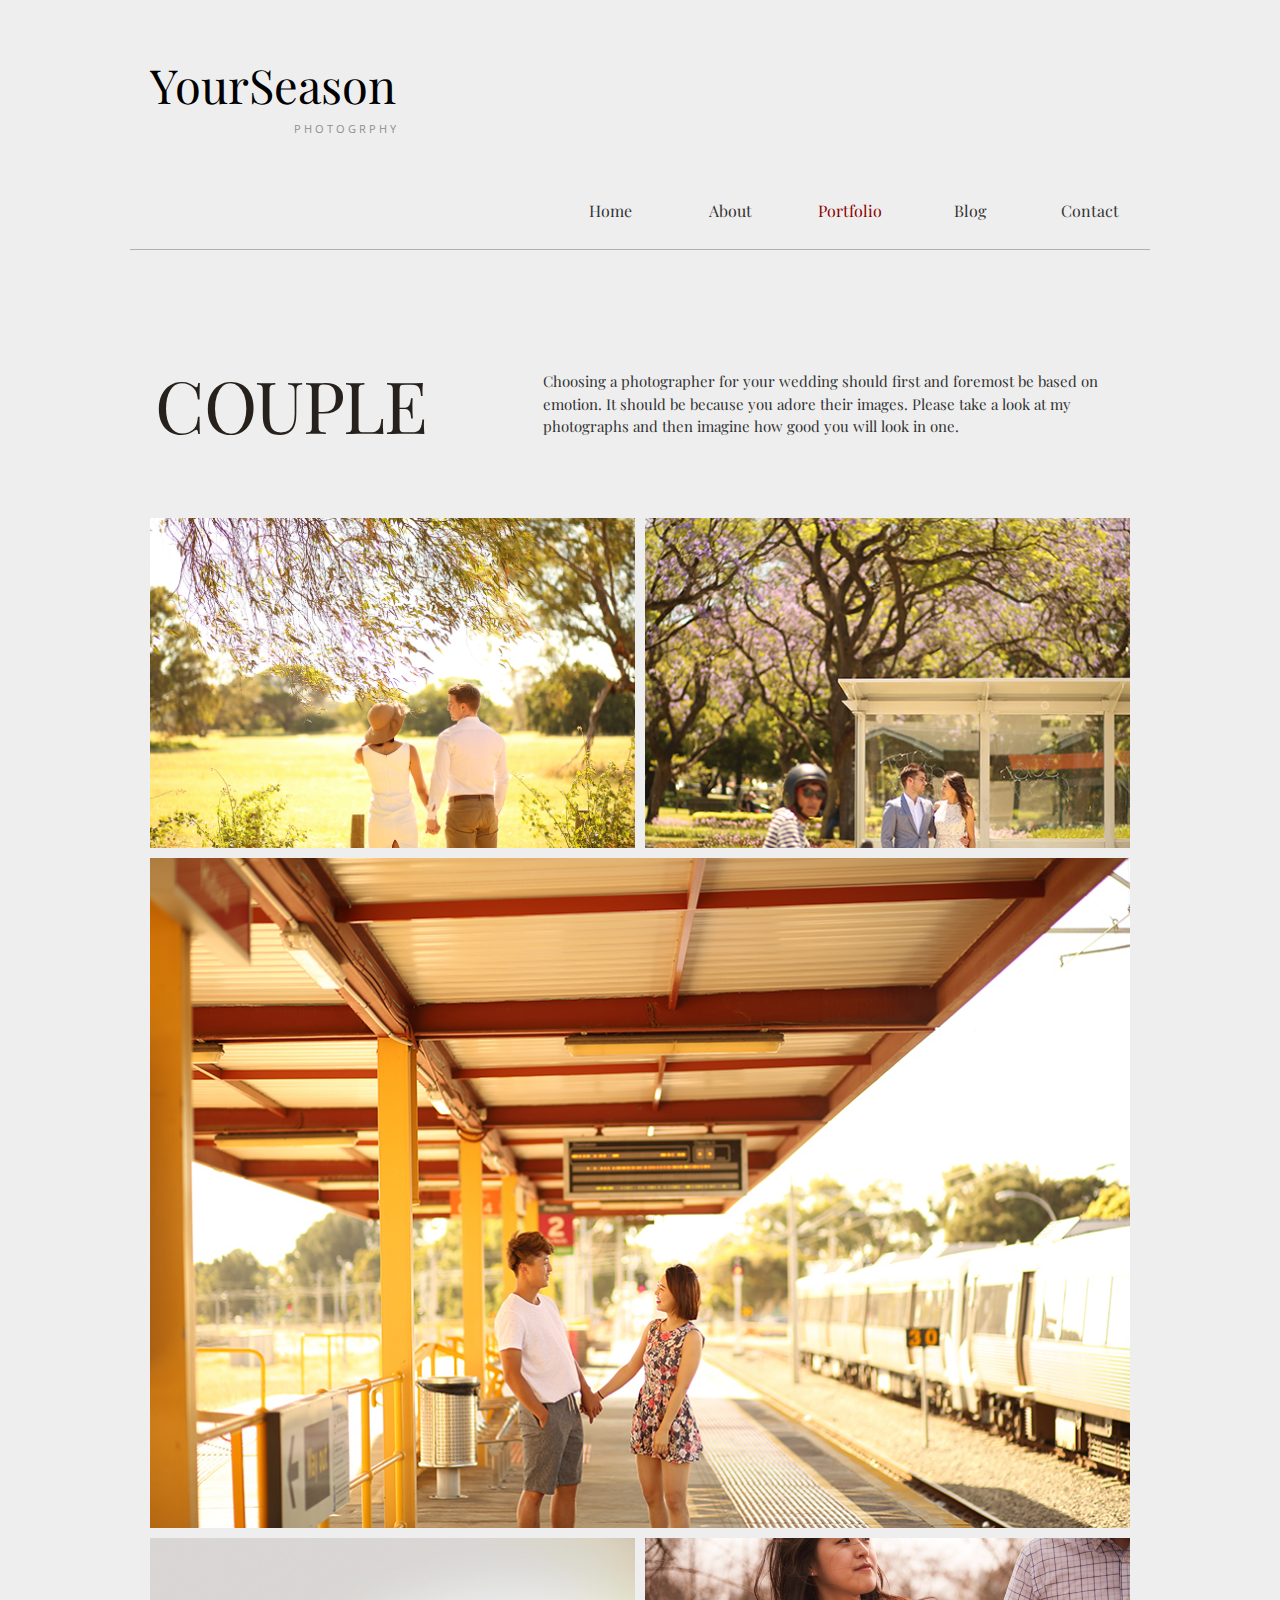
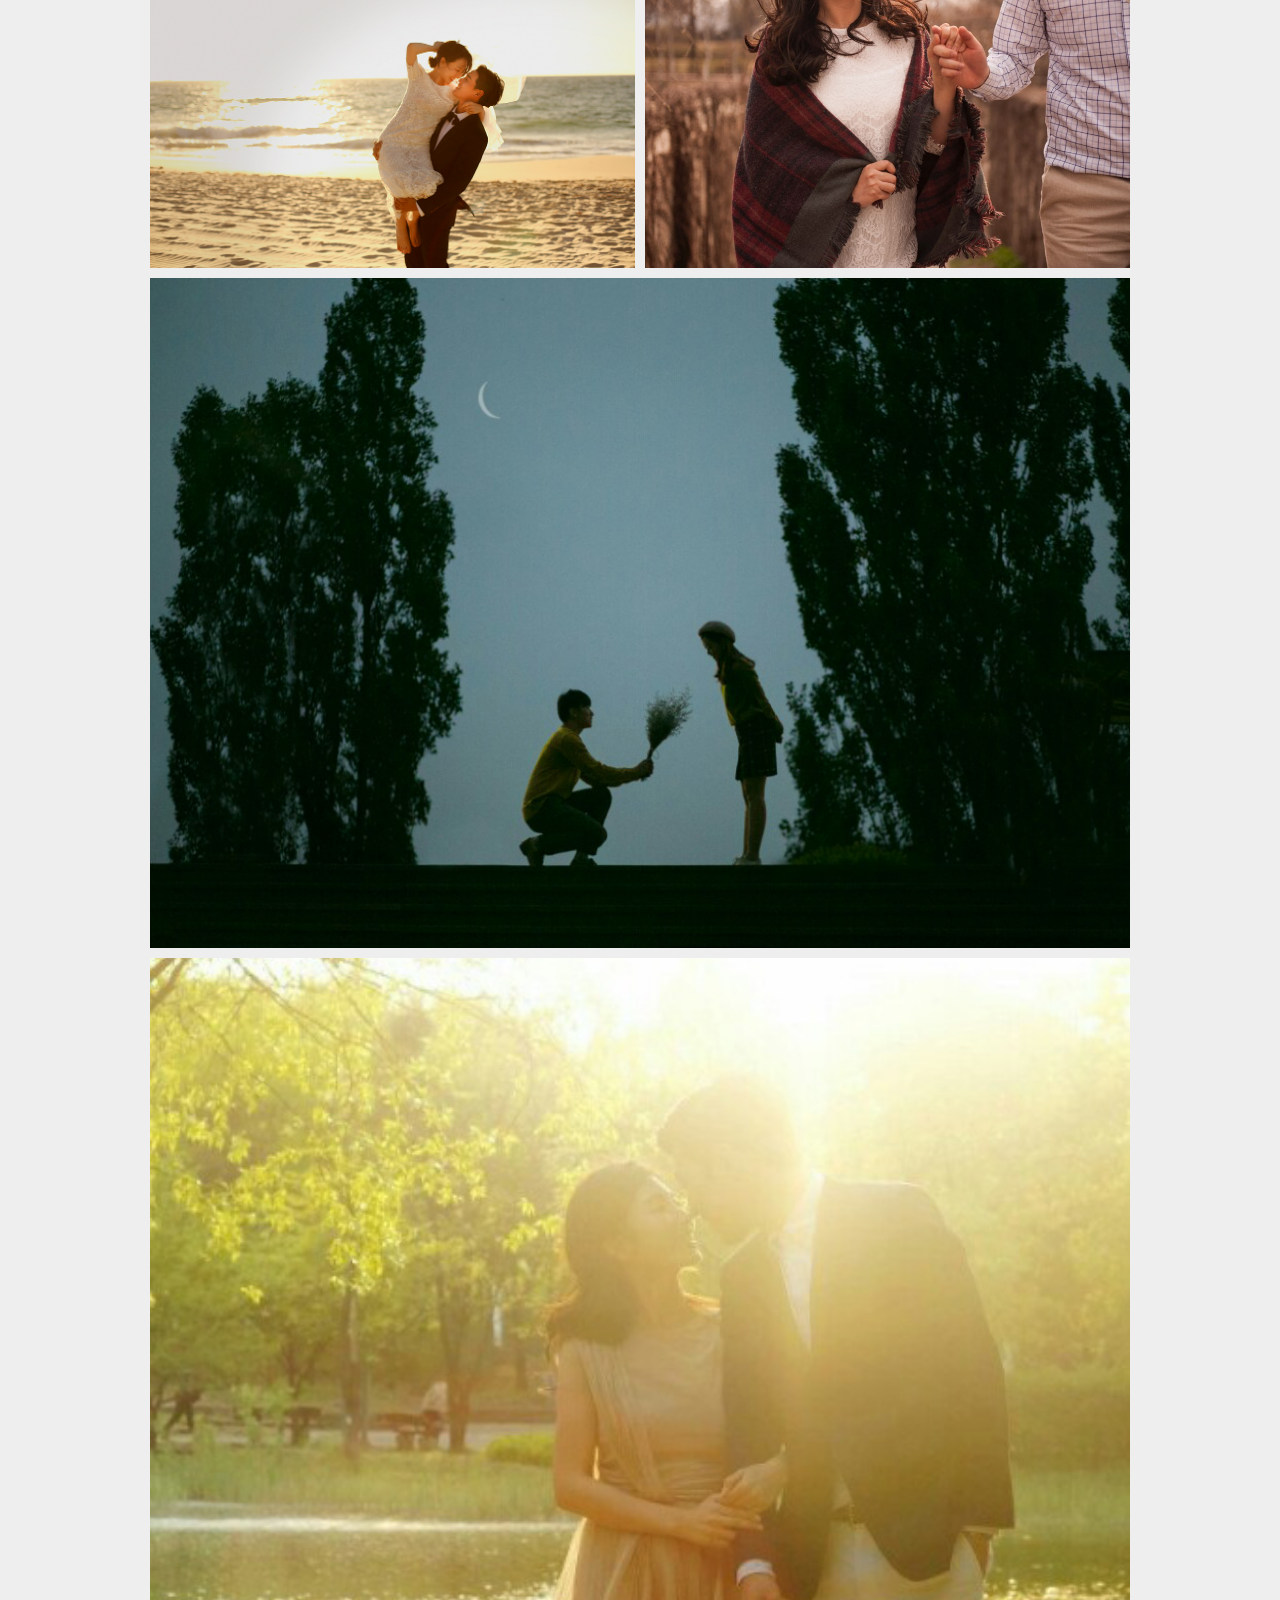
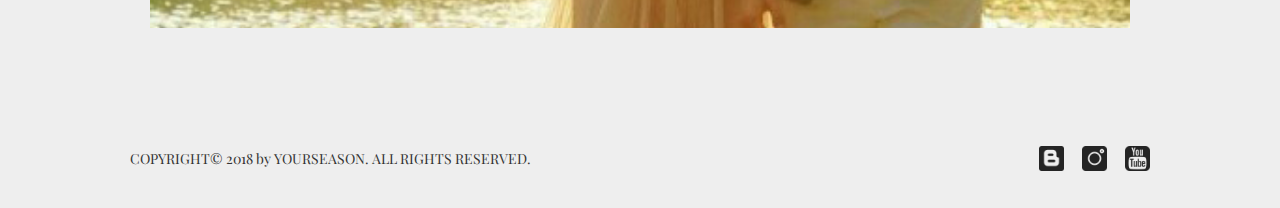
<file: po_date.html>
<!DOCTYPE html>
<html lang="en">
<head>
    <meta charset="UTF-8">
    <meta name="viewport" content="width=device-width, initial-scale=1.0">
    <meta http-equiv="X-UA-Compatible" content="ie=edge">
    <title>yourseason</title>
    <link href="https://fonts.googleapis.com/css?family=Playfair+Display|Amiri|Open+Sans|Nanum+Gothic|Nanum+Myeongjo" rel="stylesheet">
    <link rel="stylesheet" href="http://maxcdn.bootstrapcdn.com/font-awesome/4.7.0/css/font-awesome.min.css">  
    <link rel="stylesheet" href="css/common.css">
    <link rel="stylesheet" href="css/porifolio_sec.css">
    <script src="js/jquery-3.3.1.min.js"></script>
    <script src="js/common.js"></script>
    <script src="js/porifolio_slide.js"></script>
</head>
<body>
    <header>
        <div id="headerWrap" class="bodyWrap">
            <div id="logo">
                <a href="index.html">
                    <p class="BigLogo">YourSeason</p>
                    <p class="smallLogo">P H O T O G R P H Y</p>
                </a>
            </div>
            <nav id="menu" class="font_0">
                <ul>
                    <li><a href="index.html">Home</a></li>
                    <li><a href="about.html">About</a></li>
                    <li class="topMenu"><a href="porifolio.html">Portfolio</a></li>
                    <li><a href="blog.html">Blog</a></li>
                    <li><a href="contact.html">Contact</a></li>
                </ul>
            </nav>
            <nav id="menu_Mb" class="font_0">
                <ul>
                    <li><a href="#"><i class="fa fa-bars" aria-hidden="true"></i></a>
                        <ul class="subMenu_Mb font_1">
                            <li><a href="index.html">Home</a></li>
                            <li><a href="about.html">About</a></li>
                            <li><a href="porifolio.html">Portfolio</a></li>
                            <li><a href="blog.html">Blog</a></li>
                            <li><a href="contact.html">Contact</a></li>
                        </ul>
                    </li>
                </ul>
            </nav>
        </div>
    </header>
    <section class="sectionPage">
        <div id="sectionWrap" class="bodyWrap">
            <!-- <div id="pageInfo" class="font_5">
                <div id="pageSrc">
                    <i class="fa fa-home" aria-hidden="true"></i><span> >  <a href="porifolio.html">PORIFOLIO</a>   > DATE</span>
                </div>
                <div id="pageLanguage">
                    <span class="lanClass lanEn">EN</span><span> / </span><span class="lanClass lanKr">KR</span>
                </div>
            </div> -->
            <div id="galleyTitle">
                <p id="galleyTit" class="galleyTitClass font_2-1">COUPLE</p>
                <div id="galleyTxt" class="galleyTitClass font_4">
                    <div id="txtEn">
                        Choosing a photographer for your wedding should first and foremost be based on emotion. It should be because you adore their images. Please take a look at my photographs and then imagine how good you will look in one.
                    </div>
                </div>
            </div>
            <div id="dateWrap" class="clear commonImgWrap">
                <div id="dateImg1" class="galleyImg dateImg commonImg1 commonImg"><a href="#"><span class="imgName1 imgName"></span></a></div>
                <div id="dateImg2" class="galleyImg dateImg commonImg2 commonImg"><a href="#"><span class="imgName2 imgName"></span></a></div>
                <div id="dateImg3" class="galleyImg dateImg commonImg3 commonImg"><a href="#"><span class="imgName3 imgName"></span></a></div>
                <div id="dateImg4" class="galleyImg dateImg commonImg4 commonImg"><a href="#"><span class="imgName4 imgName"></span></a></div>
                <div id="dateImg5" class="galleyImg dateImg commonImg5 commonImg"><a href="#"><span class="imgName5 imgName"></span></a></div>
                <div id="dateImg6" class="galleyImg dateImg commonImg6 commonImg"><a href="#"><span class="imgName6 imgName"></span></a></div>
                <div id="dateImg7" class="galleyImg dateImg commonImg7 commonImg"><a href="#"><span class="imgName7 imgName"></span></a></div>                
            </div>            
        </div>
    </section>
     <aside>
        <div id="imgPopup">
            <div class="pageNum font_4">페이지 넘버<span class="imgCation"> 이미지 제목</span></div>
            <div class="close">&Cross;</div>
            <div class="slideWrap">
                <div class="prevBtn moveBtn"><i class="fa fa-chevron-circle-left icon" aria-hidden="true"></i></div>
                <div class="imgSlide"></div>
                <div class="nextBtn moveBtn"><i class="fa fa-chevron-circle-right icon" aria-hidden="true"></i></div>
            </div>
        </div>
    </aside> 
    <footer>
        <div id="footerWrap" class="bodyWrap font_1">
            <div id="copylight">COPYRIGHT© 2018 by YOURSEASON. ALL RIGHTS RESERVED.</div>    
            <div id="sns">
                <ul>
                    <li><a href="https://happytime079.blog.me"><img src="images/sns_blogger01.png" alt=""></a></li>
                    <li><a href="https://www.instagram.com/studio.yourseason/"><img src="images/sns_instagram01.png" alt=""></a></li>
                    <li><a href="https://www.youtube.com/channel/UCyrQQndaWz40nOWzNtGu8jQ"><img src="images/sns_youtube01.png" alt=""></a></li>
                </ul>
            </div>    
        </div>
    </footer>
    <div id="topBtn"><a href="#"><i class="fa fa-angle-double-up" aria-hidden="true"></i></a></div>
</body>
</html>
</file>
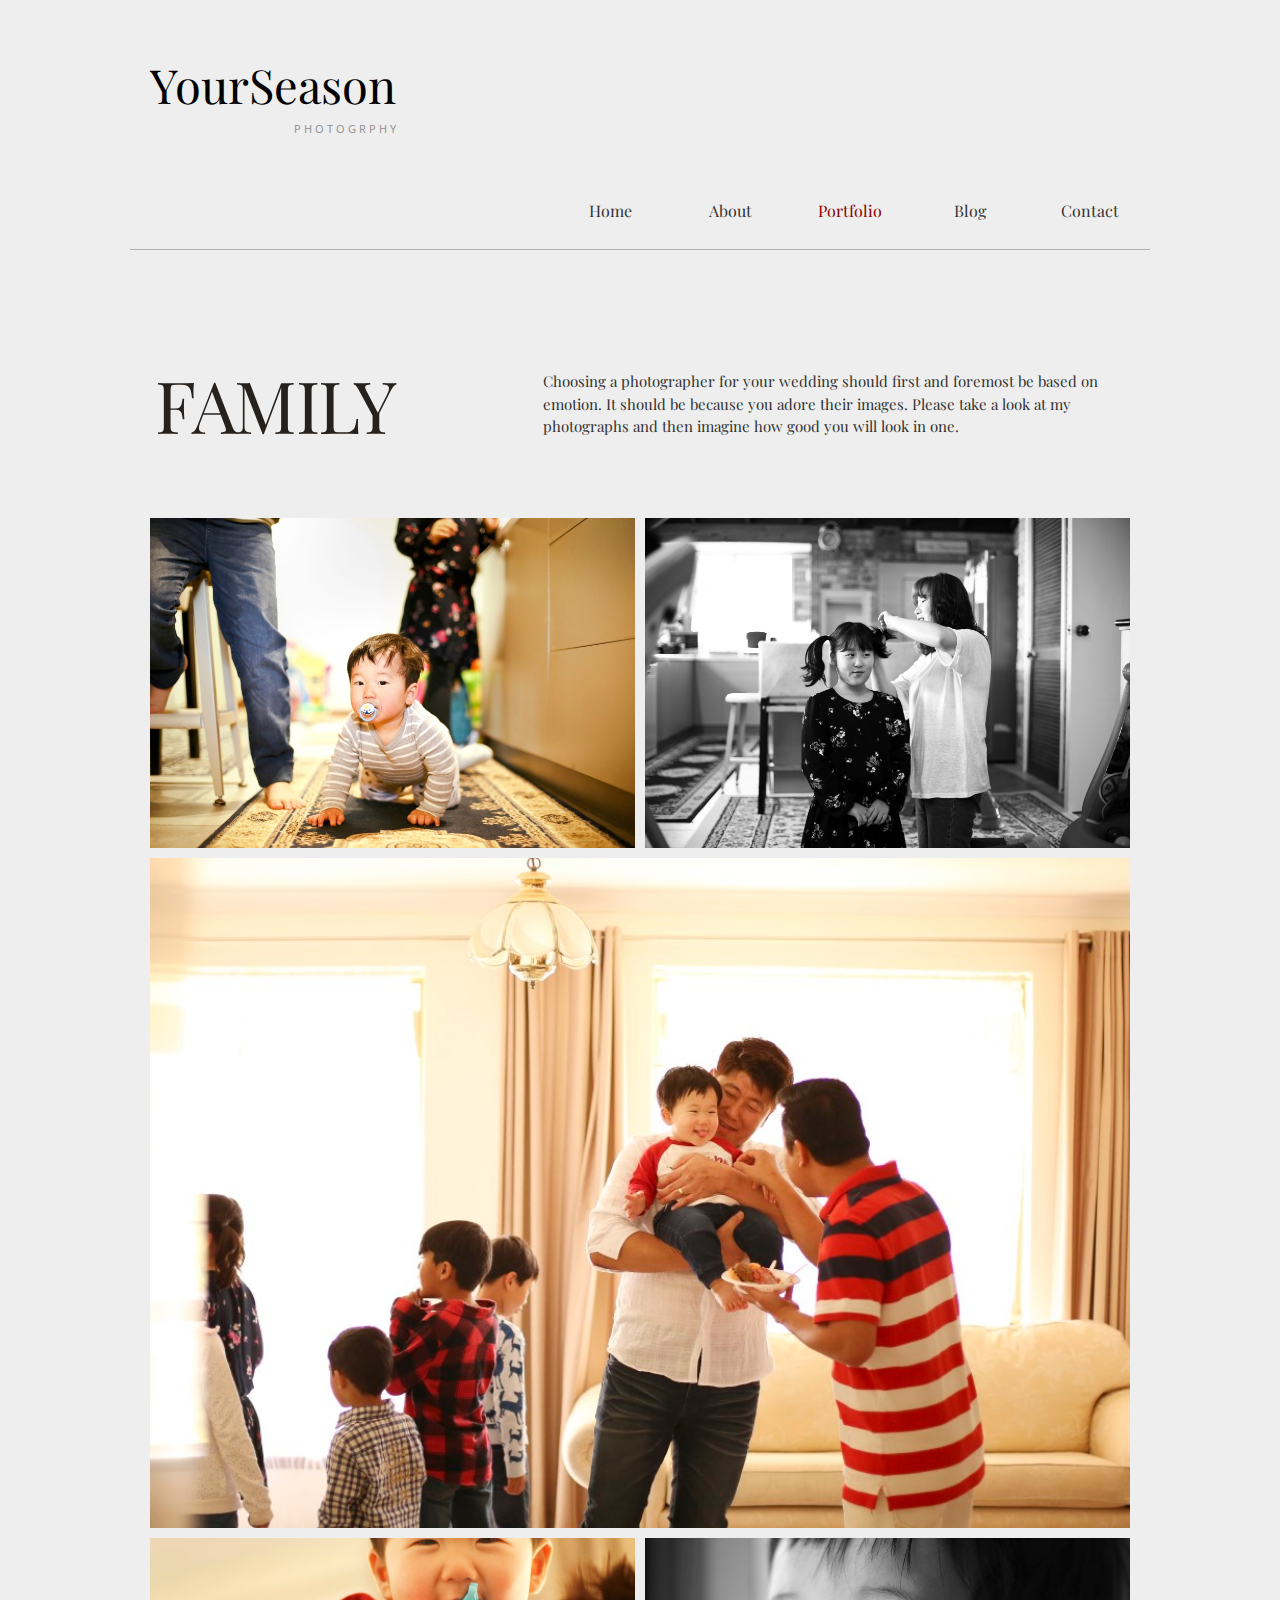
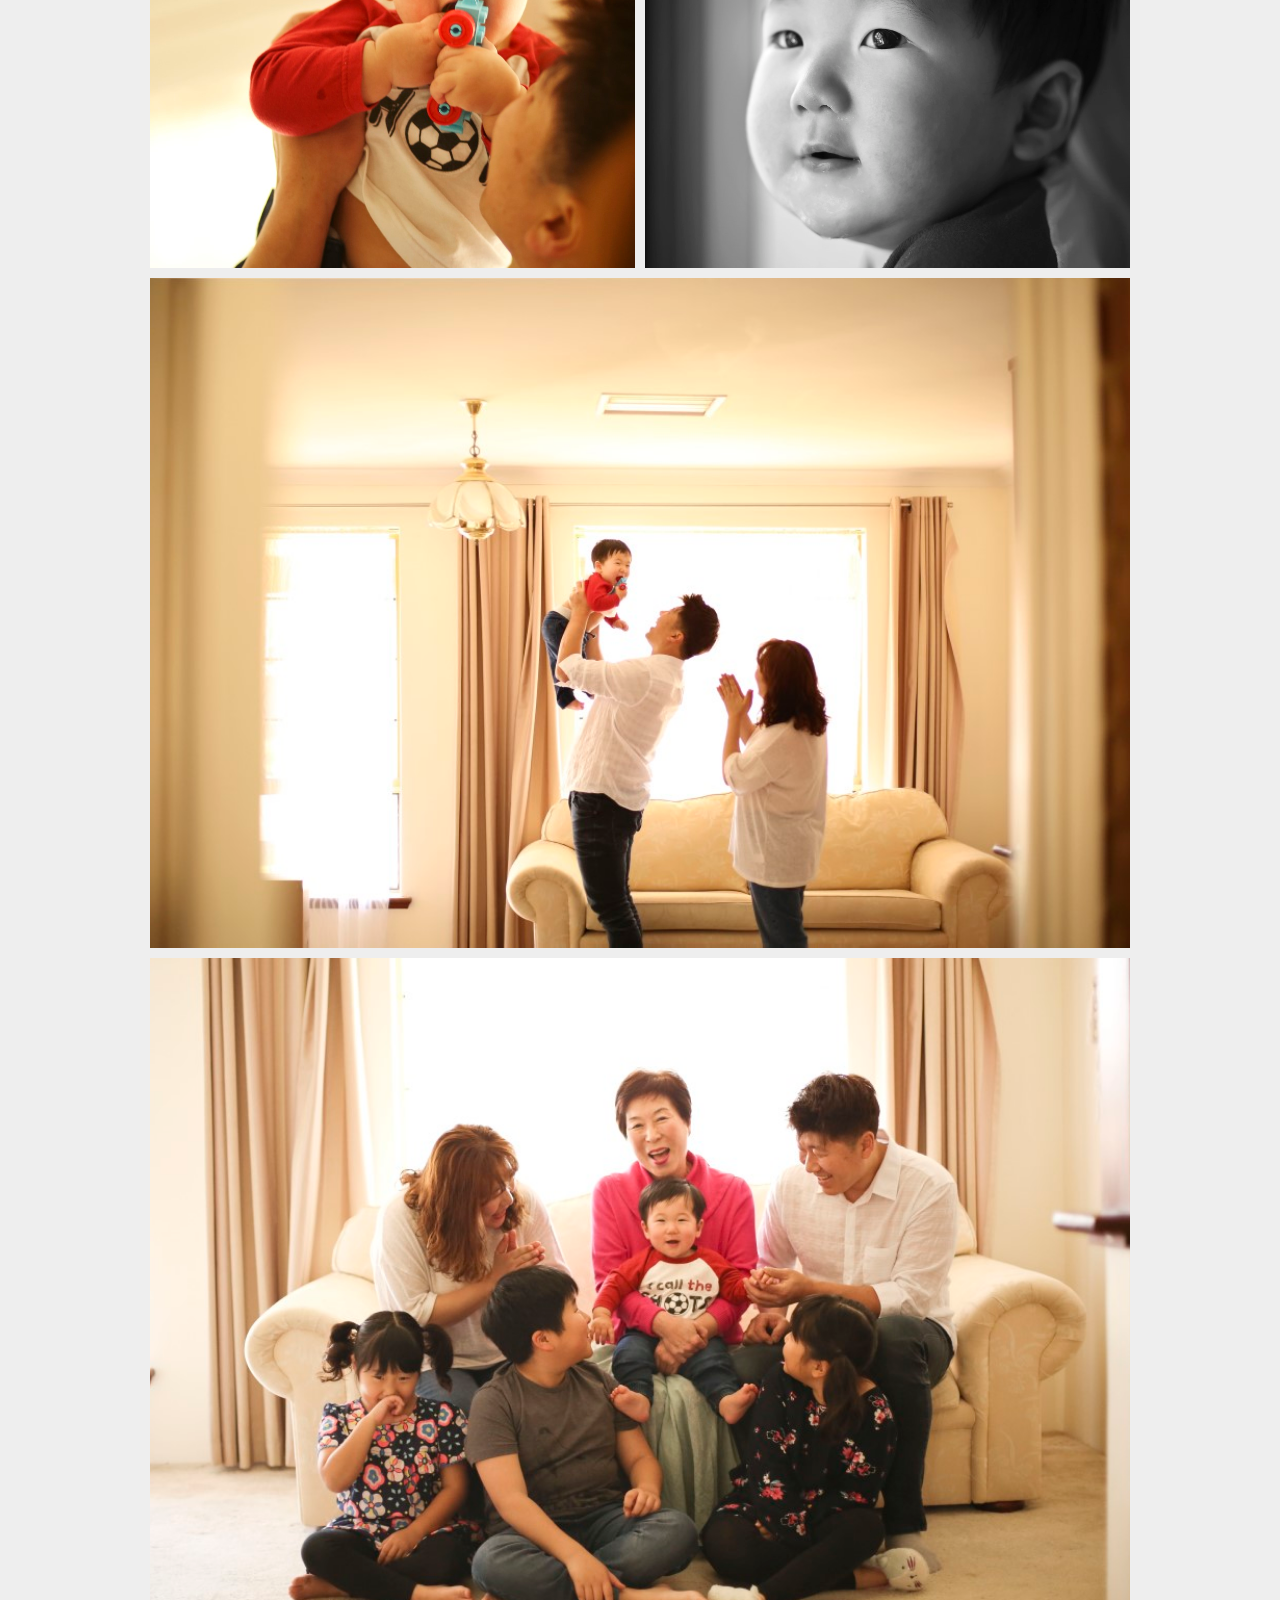
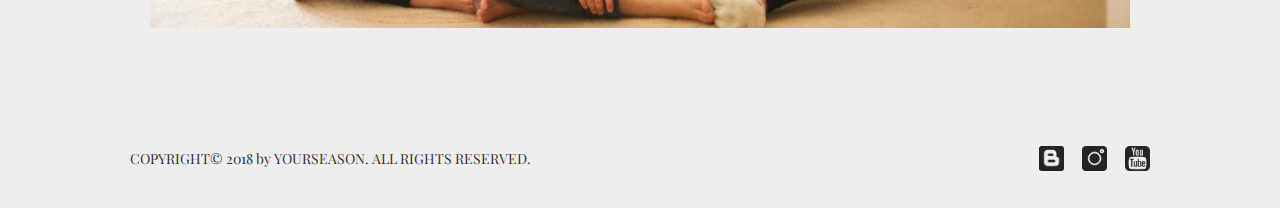
<file: po_family.html>
<!DOCTYPE html>
<html lang="en">
<head>
    <meta charset="UTF-8">
    <meta name="viewport" content="width=device-width, initial-scale=1.0">
    <meta http-equiv="X-UA-Compatible" content="ie=edge">
    <title>yourseason</title>
    <link href="https://fonts.googleapis.com/css?family=Playfair+Display|Amiri|Open+Sans|Nanum+Gothic|Nanum+Myeongjo" rel="stylesheet">
    <link rel="stylesheet" href="http://maxcdn.bootstrapcdn.com/font-awesome/4.7.0/css/font-awesome.min.css">  
    <link rel="stylesheet" href="css/common.css">
    <link rel="stylesheet" href="css/porifolio_sec.css">
    <script src="js/jquery-3.3.1.min.js"></script>
    <script src="js/common.js"></script>
    <script src="js/porifolio_slide.js"></script>
</head>
<body>
    <header>
        <div id="headerWrap" class="bodyWrap">
            <div id="logo">
                <a href="index.html">
                    <p class="BigLogo">YourSeason</p>
                    <p class="smallLogo">P H O T O G R P H Y</p>
                </a>
            </div>
            <nav id="menu" class="font_0">
                <ul>
                    <li><a href="index.html">Home</a></li>
                    <li><a href="about.html">About</a></li>
                    <li class="topMenu"><a href="porifolio.html">Portfolio</a></li>
                    <li><a href="blog.html">Blog</a></li>
                    <li><a href="contact.html">Contact</a></li>
                </ul>
            </nav>
            <nav id="menu_Mb" class="font_0">
                <ul>
                    <li><a href="#"><i class="fa fa-bars" aria-hidden="true"></i></a>
                        <ul class="subMenu_Mb font_1">
                            <li><a href="index.html">Home</a></li>
                            <li><a href="about.html">About</a></li>
                            <li><a href="porifolio.html">Portfolio</a></li>
                            <li><a href="blog.html">Blog</a></li>
                            <li><a href="contact.html">Contact</a></li>
                        </ul>
                    </li>
                </ul>
            </nav>
        </div>
    </header>
    <section class="sectionPage">
        <div id="sectionWrap" class="bodyWrap">
            <!-- <div id="pageInfo" class="font_5">
                <div id="pageSrc">
                    <i class="fa fa-home" aria-hidden="true"></i><span> > <a href="porifolio.html">PORIFOLIO</a> > FAMILY</span>
                </div>
                <div id="pageLanguage">
                    <span class="lanClass lanEn">EN</span><span> / </span><span class="lanClass lanKr">KR</span>
                </div>
            </div> -->
            <div id="galleyTitle">
                <p id="galleyTit" class="galleyTitClass font_2-1">FAMILY</p>
                <div id="galleyTxt" class="galleyTitClass font_4">
                    <div id="txtEn">
                        Choosing a photographer for your wedding should first and foremost be based on emotion. It should be because you adore their images. Please take a look at my photographs and then imagine how good you will look in one.
                    </div>
                </div>
            </div>
            <div id="familyWrap" class="clear commonImgWrap">
                <div id="familyImg1" class="galleyImg familyImg commonImg1 commonImg"><a href="#"><span class="imgName1 imgName"></span></a></div>
                <div id="familyImg2" class="galleyImg familyImg commonImg2 commonImg"><a href="#"><span class="imgName2 imgName"></span></a></div>
                <div id="familyImg3" class="galleyImg familyImg commonImg3 commonImg"><a href="#"><span class="imgName3 imgName"></span></a></div>
                <div id="familyImg4" class="galleyImg familyImg commonImg4 commonImg"><a href="#"><span class="imgName4 imgName"></span></a></div>
                <div id="familyImg5" class="galleyImg familyImg commonImg5 commonImg"><a href="#"><span class="imgName5 imgName"></span></a></div>
                <div id="familyImg6" class="galleyImg familyImg commonImg6 commonImg"><a href="#"><span class="imgName6 imgName"></span></a></div>
                <div id="familyImg7" class="galleyImg familyImg commonImg7 commonImg"><a href="#"><span class="imgName7 imgName"></span></a></div>                
            </div>    
        </div>
    </section>
     <aside>
        <div id="imgPopup">
            <div class="pageNum font_4">페이지 넘버<span class="imgCation"> 이미지 제목</span></div>
            <div class="close">&Cross;</div>
            <div class="slideWrap">
                <div class="prevBtn moveBtn"><i class="fa fa-chevron-circle-left icon" aria-hidden="true"></i></div>
                <div class="imgSlide"></div>
                <div class="nextBtn moveBtn"><i class="fa fa-chevron-circle-right icon" aria-hidden="true"></i></div>
            </div>
        </div>
    </aside> 
    <footer>
        <div id="footerWrap" class="bodyWrap font_1">
            <div id="copylight">COPYRIGHT© 2018 by YOURSEASON. ALL RIGHTS RESERVED.</div>    
            <div id="sns">
                <ul>
                    <li><a href="https://happytime079.blog.me"><img src="images/sns_blogger01.png" alt=""></a></li>
                    <li><a href="https://www.instagram.com/studio.yourseason/"><img src="images/sns_instagram01.png" alt=""></a></li>
                    <li><a href="https://www.youtube.com/channel/UCyrQQndaWz40nOWzNtGu8jQ"><img src="images/sns_youtube01.png" alt=""></a></li>
                </ul>
            </div>    
        </div>
    </footer>
    <div id="topBtn"><a href="#"><i class="fa fa-angle-double-up" aria-hidden="true"></i></a></div>
</body>
</html>
</file>
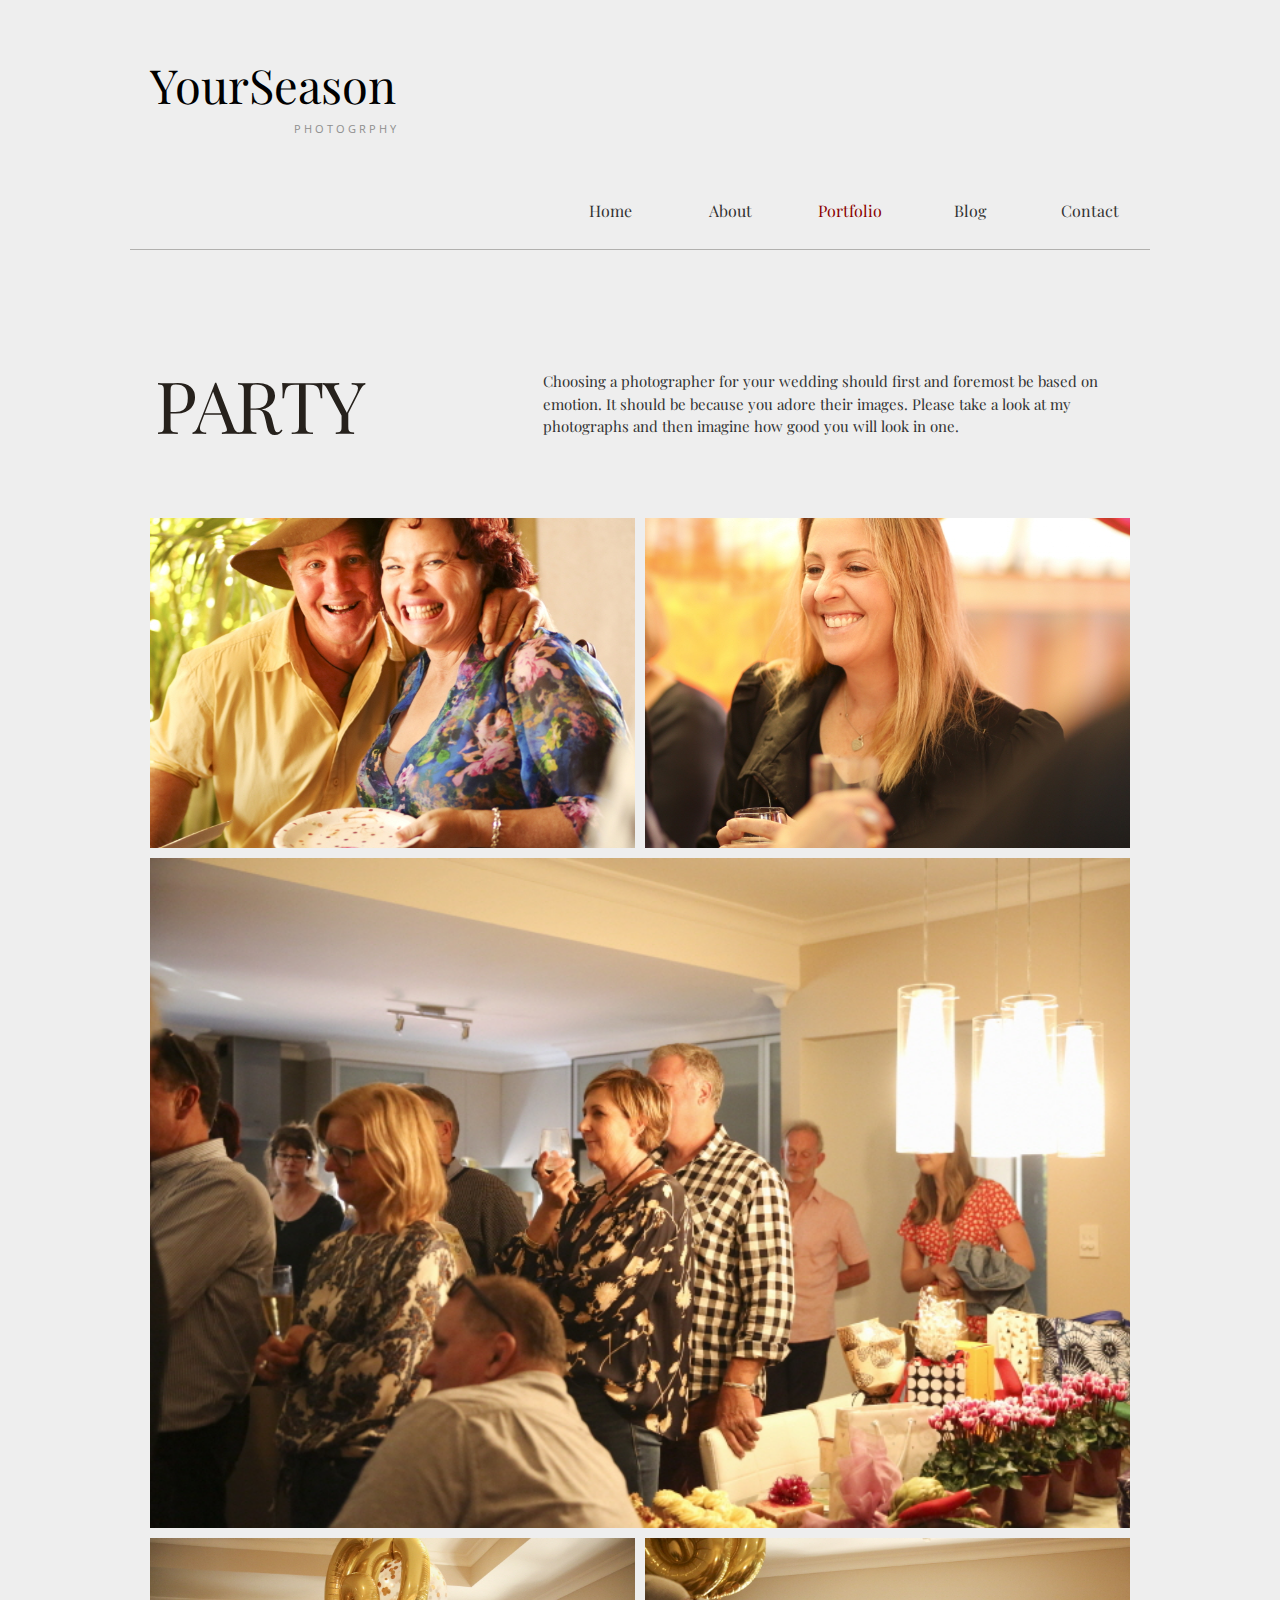
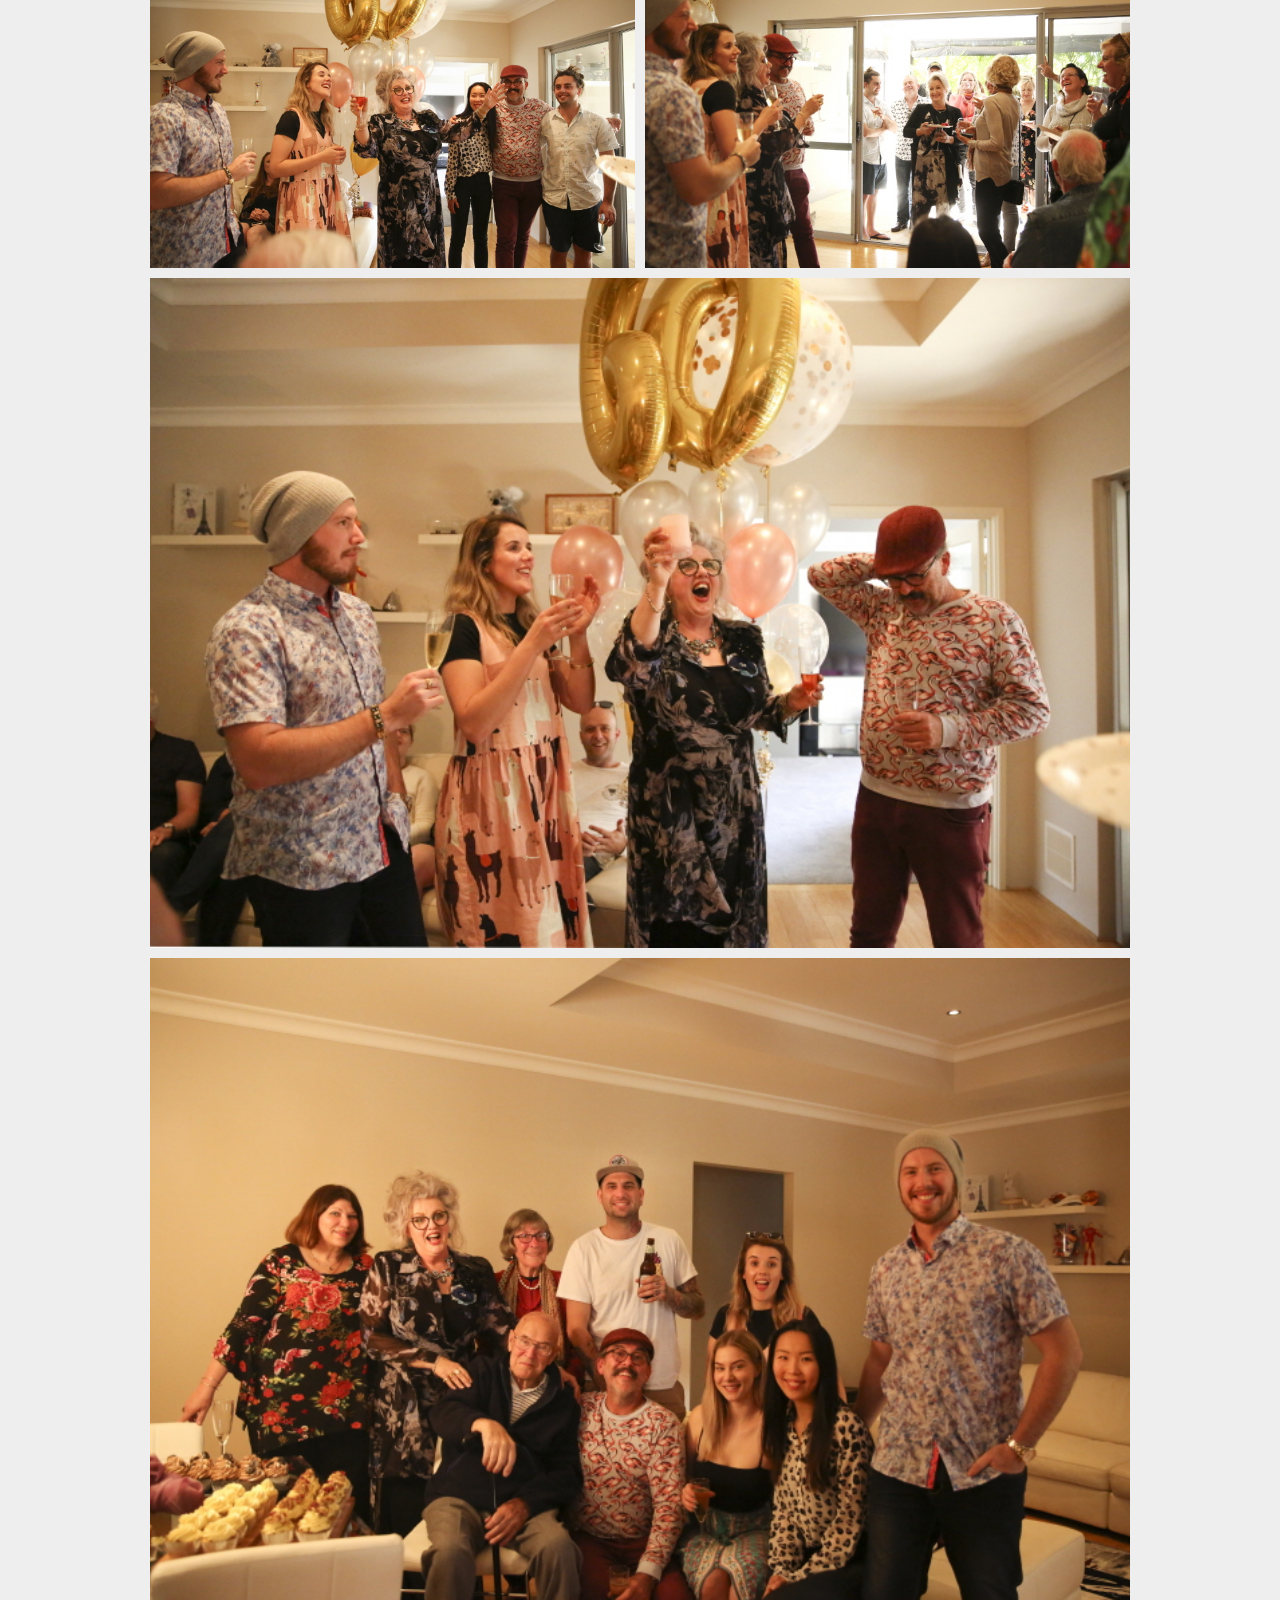
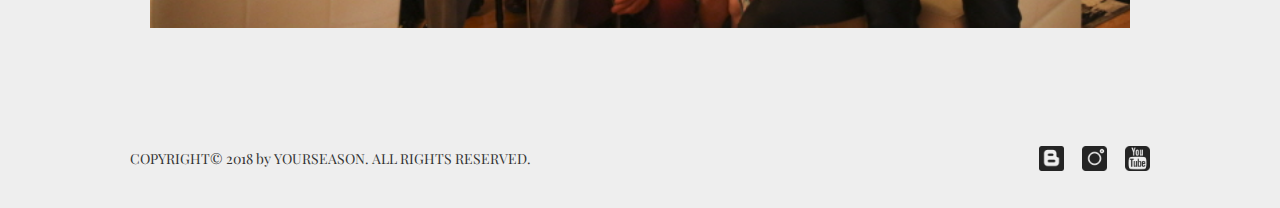
<file: po_party.html>
<!DOCTYPE html>
<html lang="en">
<head>
    <meta charset="UTF-8">
    <meta name="viewport" content="width=device-width, initial-scale=1.0">
    <meta http-equiv="X-UA-Compatible" content="ie=edge">
    <title>yourseason</title>
    <link href="https://fonts.googleapis.com/css?family=Playfair+Display|Amiri|Open+Sans|Nanum+Gothic|Nanum+Myeongjo" rel="stylesheet">
    <link rel="stylesheet" href="http://maxcdn.bootstrapcdn.com/font-awesome/4.7.0/css/font-awesome.min.css">  
    <link rel="stylesheet" href="css/common.css">
    <link rel="stylesheet" href="css/porifolio_sec.css">
    <script src="js/jquery-3.3.1.min.js"></script>
    <script src="js/common.js"></script>
    <script src="js/porifolio_slide.js"></script>
</head>
<body>
    <header>
        <div id="headerWrap" class="bodyWrap">
            <div id="logo">
                <a href="index.html">
                    <p class="BigLogo">YourSeason</p>
                    <p class="smallLogo">P H O T O G R P H Y</p>
                </a>
            </div>
            <nav id="menu" class="font_0">
                <ul>
                    <li><a href="index.html">Home</a></li>
                    <li><a href="about.html">About</a></li>
                    <li class="topMenu"><a href="porifolio.html">Portfolio</a></li>
                    <li><a href="blog.html">Blog</a></li>
                    <li><a href="contact.html">Contact</a></li>
                </ul>
            </nav>
            <nav id="menu_Mb" class="font_0">
                <ul>
                    <li><a href="#"><i class="fa fa-bars" aria-hidden="true"></i></a>
                        <ul class="subMenu_Mb font_1">
                            <li><a href="index.html">Home</a></li>
                            <li><a href="about.html">About</a></li>
                            <li><a href="porifolio.html">Portfolio</a></li>
                            <li><a href="blog.html">Blog</a></li>
                            <li><a href="contact.html">Contact</a></li>
                        </ul>
                    </li>
                </ul>
            </nav>
        </div>
    </header>
    <section class="sectionPage">
        <div id="sectionWrap" class="bodyWrap">
            <!-- <div id="pageInfo" class="font_5">
                <div id="pageSrc">
                    <i class="fa fa-home" aria-hidden="true"></i><span> > <a href="porifolio.html">PORIFOLIO</a> > THE RESTS</span>
                </div>
                <div id="pageLanguage">
                    <span class="lanClass lanEn">EN</span><span> / </span><span class="lanClass lanKr">KR</span>
                </div>
            </div> -->
            <div id="galleyTitle">
                <p id="galleyTit" class="galleyTitClass font_2-1">PARTY</p>
                <div id="galleyTxt" class="galleyTitClass font_4">
                    <div id="txtEn">
                        Choosing a photographer for your wedding should first and foremost be based on emotion. It should be because you adore their images. Please take a look at my photographs and then imagine how good you will look in one.
                    </div>
                </div>
            </div>
            <div id="restsWrap" class="clear commonImgWrap">
                <div id="restsImg1" class="galleyImg restsImg commonImg1 commonImg"><a href="#"><span class="imgName1 imgName"></span></a></div>
                <div id="restsImg2" class="galleyImg restsImg commonImg2 commonImg"><a href="#"><span class="imgName2 imgName"></span></a></div>
                <div id="restsImg3" class="galleyImg restsImg commonImg3 commonImg"><a href="#"><span class="imgName3 imgName"></span></a></div>
                <div id="restsImg4" class="galleyImg restsImg commonImg4 commonImg"><a href="#"><span class="imgName4 imgName"></span></a></div>
                <div id="restsImg5" class="galleyImg restsImg commonImg5 commonImg"><a href="#"><span class="imgName5 imgName"></span></a></div>
                <div id="restsImg6" class="galleyImg restsImg commonImg6 commonImg"><a href="#"><span class="imgName6 imgName"></span></a></div>
                <div id="restsImg7" class="galleyImg restsImg commonImg7 commonImg"><a href="#"><span class="imgName7 imgName"></span></a></div>                
            </div> 
        </div>
    </section>
     <aside>
        <div id="imgPopup">
            <div class="pageNum font_4">페이지 넘버<span class="imgCation"> 이미지 제목</span></div>
            <div class="close">&Cross;</div>
            <div class="slideWrap">
                <div class="prevBtn moveBtn"><i class="fa fa-chevron-circle-left icon" aria-hidden="true"></i></div>
                <div class="imgSlide"></div>
                <div class="nextBtn moveBtn"><i class="fa fa-chevron-circle-right icon" aria-hidden="true"></i></div>
            </div>
        </div>
    </aside> 
    <footer>
        <div id="footerWrap" class="bodyWrap font_1">
            <div id="copylight">COPYRIGHT© 2018 by YOURSEASON. ALL RIGHTS RESERVED.</div>    
            <div id="sns">
                <ul>
                    <li><a href="https://happytime079.blog.me"><img src="images/sns_blogger01.png" alt=""></a></li>
                    <li><a href="https://www.instagram.com/studio.yourseason/"><img src="images/sns_instagram01.png" alt=""></a></li>
                    <li><a href="https://www.youtube.com/channel/UCyrQQndaWz40nOWzNtGu8jQ"><img src="images/sns_youtube01.png" alt=""></a></li>
                </ul>
            </div>    
        </div>
    </footer>
    <div id="topBtn"><a href="#"><i class="fa fa-angle-double-up" aria-hidden="true"></i></a></div>
</body>
</html>
</file>
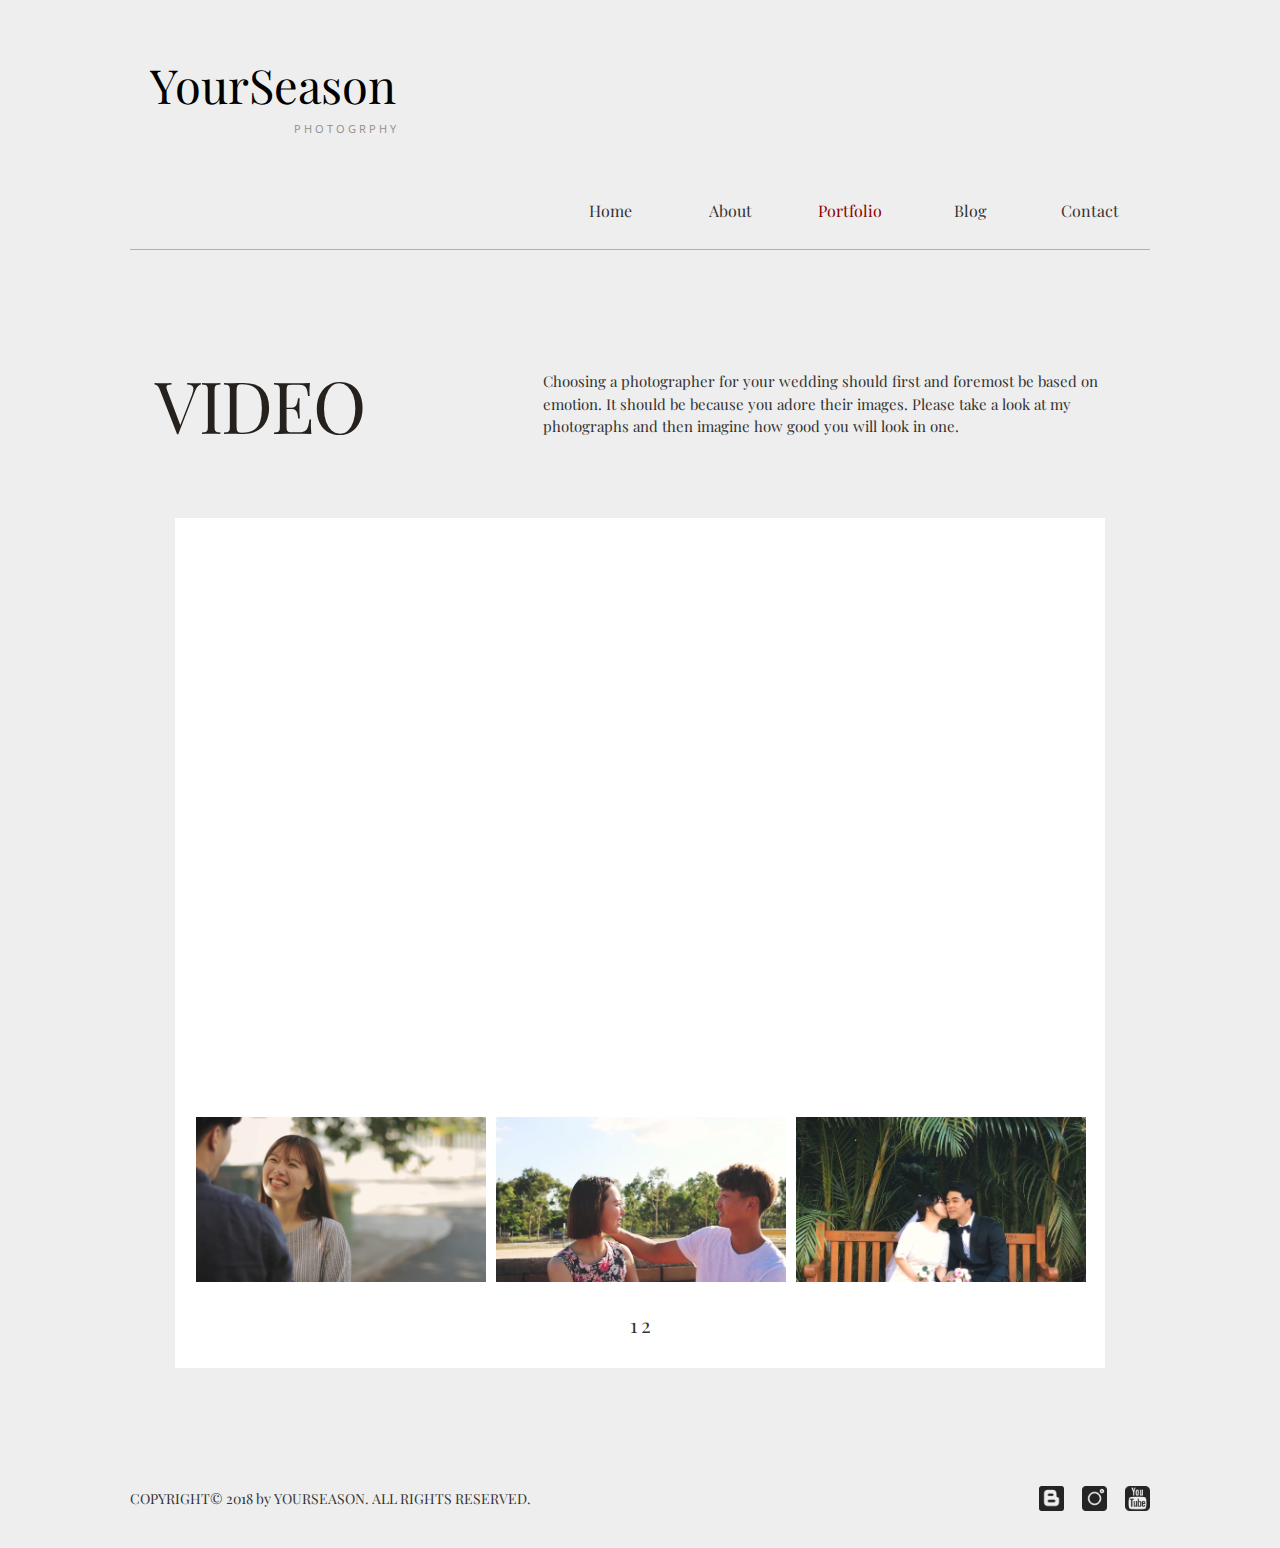
<file: po_video.html>
<!DOCTYPE html>
<html lang="en">
<head>
    <meta charset="UTF-8">
    <meta name="viewport" content="width=device-width, initial-scale=1.0">
    <meta http-equiv="X-UA-Compatible" content="ie=edge">
    <title>yourseason</title>
    <link href="https://fonts.googleapis.com/css?family=Playfair+Display|Amiri|Open+Sans|Nanum+Gothic|Nanum+Myeongjo" rel="stylesheet">
    <link rel="stylesheet" href="http://maxcdn.bootstrapcdn.com/font-awesome/4.7.0/css/font-awesome.min.css">  
    <link rel="stylesheet" href="css/common.css">
    <link rel="stylesheet" href="css/porifolio_sec.css">
    <script src="js/jquery-3.3.1.min.js"></script>
    <script src="js/common.js"></script>
    <script>
    $(function(){

        var videoW=890;
        console.log('비디오 너비 사이즈 : '+videoW);
        var videoNum=$('.videoList').length;
        console.log('비디오 개수: '+videoNum);
        var moveX=0;
        var count=0;

        // 비디오 갤러리 이미지 
        for(i=1;i<=videoNum;i++) {
            $('.videoList'+i).css({
                "background":"url('images/video"+i+".png')",
                "background-position": "center",
                "background-size": "cover"
            })
        }

        // 비디오 이전.다음 버튼 클릭 
        function videoSilde() {
            console.log('슬라이드');
            for(i=1;i<=videoNum;i++) {
                $('.videoList'+i).css("transform","translateX("+moveX+"px)");
            }
        }

        $('.prevBtn').click(function(){
            console.log('prev 클릭');
            if ( count > 0) {
                $('.videoList4').css("margin-left", "20px");
                count--;
                moveX+=videoW;
                videoSilde();
                $('.nextBtn').css("font-weight", "0");
                $(this).css("font-weight", "700");
            }
        });

        $('.nextBtn').click(function(){
            console.log('next 클릭');
            if ( count == 0) {
                $('.videoList4').css("margin-left", "0px");
                count++;
                moveX+=(-videoW);
                videoSilde();
                $(this).css("font-weight", "700");
                $('.prevBtn').css("font-weight", "0");
            }
        });

        // 비디오 갤러리 선택
        $('.videoList').click(function(){
            var videoSrc=$(this).attr('data-src');
            console.log('비디오 경로 : '+videoSrc);
            $('#videoPlay .proVid1').attr('src',videoSrc).attr('autoplay', true);
        });


        // 비디오 갤러리 모바일 버전

        // 비디로 경로 불러오기 및 배열 저장
        var videoSrcM={};
        for (i=0;i<videoNum;i++) {
            videoSrcM[i]= $('.videoList'+(i+1)).attr('data-src');
            console.log(videoSrcM[i]);
        }

        // // 비디오 슬라이드 컨텐츠 생성
        // var winW = $(window).innerWidth();
        
        // if( winW <=480 ) {
        //     $('.videoList').click(function(){
        //         //$('#topBtn').click();
        //         var topP = $('#galleyTit').offset().top;
        //         $('html, body').animate({
        //             scrollTop:topP
        //         },200);
        //    });
        // }

        // $(window).resize(function(){
        //    var winW = $(window).innerWidth();
        //    console.log(winW);
        //    if( winW <=480 ) {
        //         $('.videoList').click(function(){
        //             var topP = $('#galleyTit').offset().top;
        //             $('html, body').animate({
        //                 scrollTop:topP
        //             },200);
        //         });
        //     }
        // });
    })  
    
    </script>
    <style>
     
     @media screen and (max-width: 480px) {

        /*********비디오 상세 페이지************/

        #videoWrap {
            background: transparent;
            border: none;
            width: auto;
            height: auto;
            padding: 0;
            margin: 30px 0 0 0;
        }   

        #videoListWrap,
        #videoListMove {
            display: none;
        }

        #videoPlay .proVid {
            width: 100%;
            height: 70vw;
        }

        #videoPlay .proVid1,
        #videoPlay .proVid2,
        #videoPlay .proVid3,
        #videoPlay .proVid4,
        #videoPlay .proVid5,
        #videoPlay .proVid6 {
            display: block;
            margin: 10px 0 20px 0;
        }

        #videoPlay .proVid6 {
            margin-bottom: 0;
        }

        
    }
    </style>
</head>
<body>
    <header>
        <div id="headerWrap" class="bodyWrap">
            <div id="logo">
                <a href="index.html">
                    <p class="BigLogo">YourSeason</p>
                    <p class="smallLogo">P H O T O G R P H Y</p>
                </a>
            </div>
            <nav id="menu" class="font_0">
                <ul>
                    <li><a href="index.html">Home</a></li>
                    <li><a href="about.html">About</a></li>
                    <li class="topMenu"><a href="porifolio.html">Portfolio</a></li>
                    <li><a href="blog.html">Blog</a></li>
                    <li><a href="contact.html">Contact</a></li>
                </ul>
            </nav>
            <nav id="menu_Mb" class="font_0">
                <ul>
                    <li><a href="#"><i class="fa fa-bars" aria-hidden="true"></i></a>
                        <ul class="subMenu_Mb font_1">
                            <li><a href="index.html">Home</a></li>
                            <li><a href="about.html">About</a></li>
                            <li><a href="porifolio.html">Portfolio</a></li>
                            <li><a href="blog.html">Blog</a></li>
                            <li><a href="contact.html">Contact</a></li>
                        </ul>
                    </li>
                </ul>
            </nav>
        </div>
    </header>
    <section class="sectionPage">
        <div id="sectionWrap" class="bodyWrap">
            <!-- <div id="pageInfo" class="font_5">
                <div id="pageSrc">
                    <i class="fa fa-home" aria-hidden="true"></i><span> > <a href="porifolio.html">PORIFOLIO</a>  > WEDDING</span>
                </div>
                <div id="pageLanguage">
                    <span class="lanClass lanEn">EN</span><span> / </span><span class="lanClass lanKr">KR</span>
                </div>
            </div> -->
            <div id="galleyTitle">
                <p id="galleyTit" class="galleyTitClass font_2-1">VIDEO</p>
                <div id="galleyTxt" class="galleyTitClass font_4">
                    <div id="txtEn">
                        Choosing a photographer for your wedding should first and foremost be based on emotion. It should be because you adore their images. Please take a look at my photographs and then imagine how good you will look in one.
                    </div>
                </div>
            </div>
            <div id="videoWrap" class="font_4">
                <div id="videoPlay">
                    <iframe class="proVid proVid1" width="890" height="500" src="https://www.youtube.com/embed/7OparF5OEkk" frameborder="0" allow="accelerometer; autoplay; encrypted-media; gyroscope; picture-in-picture" allowfullscreen></iframe>
                    <iframe class="proVid proVid2" width="890" height="500" src="https://www.youtube.com/embed/9-F74SLaPLg" frameborder="0" allow="accelerometer; autoplay; encrypted-media; gyroscope; picture-in-picture" allowfullscreen></iframe>
                    <iframe class="proVid proVid3" width="890" height="500" src="https://www.youtube.com/embed/5g3DnSzTlmY" frameborder="0" allow="accelerometer; autoplay; encrypted-media; gyroscope; picture-in-picture" allowfullscreen></iframe>
                    <iframe class="proVid proVid4" width="890" height="500" src="https://www.youtube.com/embed/7OparF5OEkk" frameborder="0" allow="accelerometer; autoplay; encrypted-media; gyroscope; picture-in-picture" allowfullscreen></iframe>
                    <iframe class="proVid proVid5" width="890" height="500" src="https://www.youtube.com/embed/9-F74SLaPLg" frameborder="0" allow="accelerometer; autoplay; encrypted-media; gyroscope; picture-in-picture" allowfullscreen></iframe>
                    <iframe class="proVid proVid6" width="890" height="500" src="https://www.youtube.com/embed/5g3DnSzTlmY" frameborder="0" allow="accelerometer; autoplay; encrypted-media; gyroscope; picture-in-picture" allowfullscreen></iframe>
                </div>
                <div id="videoListWrap" class="clear">
                    <div class="videoList videoList1" data-src="https://www.youtube.com/embed/7OparF5OEkk"></div><div class="videoList videoList2" data-src="https://www.youtube.com/embed/9-F74SLaPLg"></div><div class="videoList videoList3" data-src="https://www.youtube.com/embed/5g3DnSzTlmY"></div><div class="videoList videoList4" data-src="https://www.youtube.com/embed/7OparF5OEkk"></div><div class="videoList videoList5" data-src="https://www.youtube.com/embed/9-F74SLaPLg"></div><div class="videoList videoList6" data-src="https://www.youtube.com/embed/5g3DnSzTlmY"></div>
                </div>   
                <div id="videoListMove">
                    <div class="prevBtn">1</div>
                    <div class="nextBtn">2</div>
                </div>                 
            </div>
            <!-- <div id="videoWrap_M" class="font_4">
                <iframe class="proVid" width="890" height="500" src="https://www.youtube.com/embed/7OparF5OEkk" frameborder="0" allow="accelerometer; autoplay; encrypted-media; gyroscope; picture-in-picture" allowfullscreen></iframe>
            </div> -->
        </div>
    </section>
    <!-- <aside>
        <div id="imgPopup">
            <div class="pageNum font_4">페이지 넘버<span class="imgCation"> 이미지 제목</span></div>
            <div class="close">&Cross;</div>
            <div class="slideWrap">
                <div class="prevBtn moveBtn"><i class="fa fa-chevron-circle-left icon" aria-hidden="true"></i></div>
                <div class="imgSlide"></div>
                <div class="nextBtn moveBtn"><i class="fa fa-chevron-circle-right icon" aria-hidden="true"></i></div>
            </div>
        </div>
    </aside> -->
    <footer>
        <div id="footerWrap" class="bodyWrap font_1">
            <div id="copylight">COPYRIGHT© 2018 by YOURSEASON. ALL RIGHTS RESERVED.</div>    
            <div id="sns">
                <ul>
                    <li><a href="https://happytime079.blog.me"><img src="images/sns_blogger01.png" alt=""></a></li>
                    <li><a href="https://www.instagram.com/studio.yourseason/"><img src="images/sns_instagram01.png" alt=""></a></li>
                    <li><a href="https://www.youtube.com/channel/UCyrQQndaWz40nOWzNtGu8jQ"><img src="images/sns_youtube01.png" alt=""></a></li>
                </ul>
            </div>    
        </div>
    </footer>
    <div id="topBtn"><a href="#"><i class="fa fa-angle-double-up" aria-hidden="true"></i></a></div>
</body>
</html>
</file>
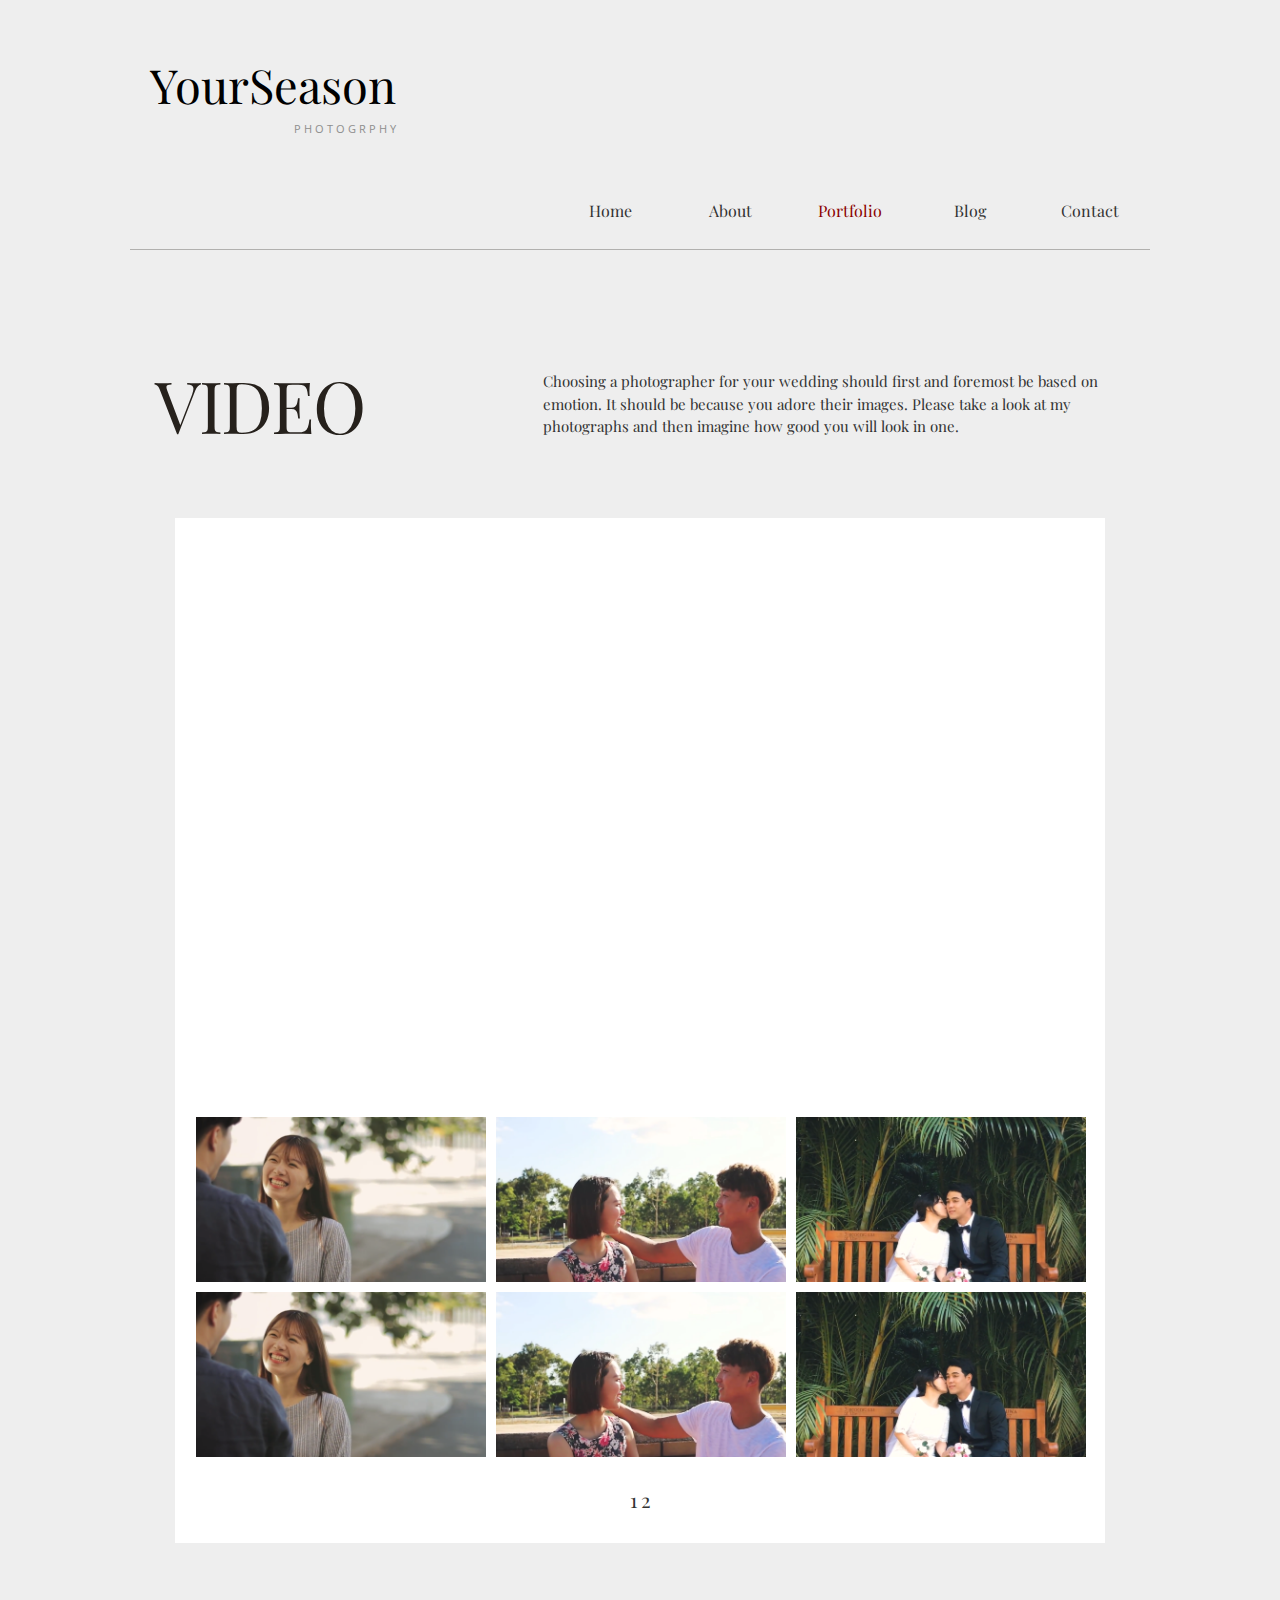
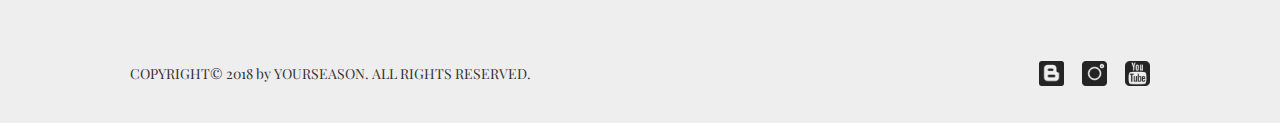
<file: po_video2.html>
<!DOCTYPE html>
<html lang="en">
<head>
    <meta charset="UTF-8">
    <meta name="viewport" content="width=device-width, initial-scale=1.0">
    <meta http-equiv="X-UA-Compatible" content="ie=edge">
    <title>yourseason</title>
    <link href="https://fonts.googleapis.com/css?family=Playfair+Display|Amiri|Open+Sans|Nanum+Gothic|Nanum+Myeongjo" rel="stylesheet">
    <link rel="stylesheet" href="http://maxcdn.bootstrapcdn.com/font-awesome/4.7.0/css/font-awesome.min.css">  
    <link rel="stylesheet" href="css/common.css">
    <link rel="stylesheet" href="css/porifolio_sec2.css">
    <script src="js/jquery-3.3.1.min.js"></script>
    <script src="js/common.js"></script>
    <script>
    $(function(){

        var videoW=890;
        console.log('비디오 너비 사이즈 : '+videoW);
        var videoNum=$('#videoListWrap .videoList').length;
        console.log('비디오 개수: '+videoNum);
        var pageNum=$('.videoPlayPage').length;
        console.log('페이지 개수: '+pageNum);
        var moveX=0;
        var count=0;

        //$('.videoPlayPage2').hide();

        // 비디오 갤러리 이미지 
        for(i=1;i<=videoNum;i++) {
            $('.videoList'+i).css({
                "background":"url('images/video"+i+".png')",
                "background-position": "center",
                "background-size": "cover"
            })
        }

        // 비디오 이전.다음 버튼 클릭 
        function videoSilde() {
            console.log('슬라이드');
            for(i=1;i<=pageNum;i++) {
                $('.videoPlayPage'+i).css("transform","translateX("+moveX+"px)");
            }
        }

        $('.prevBtn').click(function(){
            console.log('prev 클릭');
            if ( count > 0) {
                count--;
                moveX+=videoW;
                videoSilde();
                $('.nextBtn').css("font-weight", "0");
                $(this).css("font-weight", "700");


            }
        });

        $('.nextBtn').click(function(){
            console.log('next 클릭');
            if ( count == 0) {
                count++;
                moveX+=(-videoW);
                videoSilde();
                $(this).css("font-weight", "700");
                $('.prevBtn').css("font-weight", "0");
            }
        });

        // 비디로 경로 불러오기 및 배열 저장
        var videoSrcM={};
        for (i=0;i<videoNum;i++) {
            videoSrcM[i]= $('#videoListWrap .videoList'+(i+1)).attr('data-src');
            console.log(videoSrcM[i]);
        }

        // 팝업창 영상 슬라이드
        $('.videoList').click(function () {
            $('aside').fadeIn();
            var videoSrc=$(this).attr('data-src');
            $('.slideWrap .playVideo').attr('src',videoSrc).attr('autoplay', true);         
        }); 

        // 종료 버튼 - 이미지 슬라이드 
        $('.close').click(function () {
                $('aside').hide();
        });

    })  
    
    </script>
    <style>

    
     
     @media screen and (max-width: 480px) {

        /*********비디오 상세 페이지************/

        #videoWrap {
            background: transparent;
            border: none;
            width: auto;
            height: auto;
            padding: 0;
            margin: 30px 0 0 0;
            overflow: visible;
        }   

        #videoListWrap,
        #videoListMove {
            display: none;
        }
                
        #videoListWrap_M {
            /*border: 1px solid red;*/
            display: block;
        }

        #videoListWrap_M .videoList {
            display: block;
            width: 100%;
            height: 70vw;
            margin: 10px 0 20px 0;
            position: relative;
        }

        #videoListWrap_M .videoList7 {
            margin-bottom: 0;
        }
        
        #videoListWrap_M .videoList::before {
            content: '재생';
            background: rgba(0, 0, 0, 0.5);
            position: absolute;         
            top: 0;
            left: 0;
            width: 100%;
            height: 100%;
            color: white;
            text-align: center;
            line-height: 70vw;
        }

        /********* 팝업 ************/

        .slideWrap {
            width: 80vw;
            height: 75vh;
            background: rgba(0, 0, 0, 1);
            position: absolute;
            top: 50%;
            left: 50%;
            transform: translate(-50%, -50%);
            overflow: hidden;
        }

        .playVideo {
            width: 105%;
            height: auto;
        }
    }
    </style>
</head>
<body>
    <header>
        <div id="headerWrap" class="bodyWrap">
            <div id="logo">
                <a href="index.html">
                    <p class="BigLogo">YourSeason</p>
                    <p class="smallLogo">P H O T O G R P H Y</p>
                </a>
            </div>
            <nav id="menu" class="font_0">
                <ul>
                    <li><a href="index.html">Home</a></li>
                    <li><a href="about.html">About</a></li>
                    <li class="topMenu"><a href="porifolio.html">Portfolio</a></li>
                    <li><a href="blog.html">Blog</a></li>
                    <li><a href="contact.html">Contact</a></li>
                </ul>
            </nav>
            <nav id="menu_Mb" class="font_0">
                <ul>
                    <li><a href="#"><i class="fa fa-bars" aria-hidden="true"></i></a>
                        <ul class="subMenu_Mb font_1">
                            <li><a href="index.html">Home</a></li>
                            <li><a href="about.html">About</a></li>
                            <li><a href="porifolio.html">Portfolio</a></li>
                            <li><a href="blog.html">Blog</a></li>
                            <li><a href="contact.html">Contact</a></li>
                        </ul>
                    </li>
                </ul>
            </nav>
        </div>
    </header>
    <section class="sectionPage">
        <div id="sectionWrap" class="bodyWrap">
            <!-- <div id="pageInfo" class="font_5">
                <div id="pageSrc">
                    <i class="fa fa-home" aria-hidden="true"></i><span> > <a href="porifolio.html">PORIFOLIO</a>  > WEDDING</span>
                </div>
                <div id="pageLanguage">
                    <span class="lanClass lanEn">EN</span><span> / </span><span class="lanClass lanKr">KR</span>
                </div>
            </div> -->
            <div id="galleyTitle">
                <p id="galleyTit" class="galleyTitClass font_2-1">VIDEO</p>
                <div id="galleyTxt" class="galleyTitClass font_4">
                    <div id="txtEn">
                        Choosing a photographer for your wedding should first and foremost be based on emotion. It should be because you adore their images. Please take a look at my photographs and then imagine how good you will look in one.
                    </div>
                </div>
            </div>
            <div id="videoWrap" class="font_4">
                <div id="videoPlay">
                        <iframe class="proVid proVid1" width="890" height="500" src="https://www.youtube.com/embed/7OparF5OEkk" frameborder="0" allow="accelerometer; autoplay; encrypted-media; gyroscope; picture-in-picture" allowfullscreen></iframe>
                </div>
                <div id="videoListWrap">
                    <div class="videoPlayPage videoPlayPage1 clear">
                        <div id="videoListId1" class="videoList videoList1" data-src="https://www.youtube.com/embed/7OparF5OEkk"></div>
                        <div id="videoListId2" class="videoList videoList2" data-src="https://www.youtube.com/embed/9-F74SLaPLg"></div>
                        <div id="videoListId3" class="videoList videoList3" data-src="https://www.youtube.com/embed/5g3DnSzTlmY"></div>
                        <div id="videoListId4" class="videoList videoList4" data-src="https://www.youtube.com/embed/7OparF5OEkk"></div>
                        <div id="videoListId5" class="videoList videoList5" data-src="https://www.youtube.com/embed/9-F74SLaPLg"></div>
                        <div id="videoListId6" class="videoList videoList6" data-src="https://www.youtube.com/embed/5g3DnSzTlmY"></div>
                    </div><div class="videoPlayPage videoPlayPage2 clear">
                        <div id="videoListId7" class="videoList videoList7" data-src="https://www.youtube.com/embed/5g3DnSzTlmY"></div>
                    </div>
                </div>   
                <div id="videoListWrap_M">
                    <div id="videoListId1" class="videoList videoList1" data-src="https://www.youtube.com/embed/7OparF5OEkk"></div>
                    <div id="videoListId2" class="videoList videoList2" data-src="https://www.youtube.com/embed/9-F74SLaPLg"></div>
                    <div id="videoListId3" class="videoList videoList3" data-src="https://www.youtube.com/embed/5g3DnSzTlmY"></div>
                    <div id="videoListId4" class="videoList videoList4" data-src="https://www.youtube.com/embed/7OparF5OEkk"></div>
                    <div id="videoListId5" class="videoList videoList5" data-src="https://www.youtube.com/embed/9-F74SLaPLg"></div>
                    <div id="videoListId6" class="videoList videoList6" data-src="https://www.youtube.com/embed/5g3DnSzTlmY"></div>
                    <div id="videoListId7" class="videoList videoList7" data-src="https://www.youtube.com/embed/5g3DnSzTlmY"></div>
                </div>
                <div id="videoListMove">
                    <div class="prevBtn">1</div>
                    <div class="nextBtn">2</div>
                </div>                 
            </div>
        </div>
    </section>

    <aside>
        <div id="imgPopup">
            <div class="close">&Cross;</div>
            <div class="slideWrap">
                <iframe class="playVideo" src="" frameborder="0" allow="accelerometer; autoplay; encrypted-media; gyroscope; picture-in-picture" allowfullscreen></iframe>
            </div>
        </div>
    </aside>
    
    <footer>
        <div id="footerWrap" class="bodyWrap font_1">
            <div id="copylight">COPYRIGHT© 2018 by YOURSEASON. ALL RIGHTS RESERVED.</div>    
            <div id="sns">
                <ul>
                    <li><a href="https://happytime079.blog.me"><img src="images/sns_blogger01.png" alt=""></a></li>
                    <li><a href="https://www.instagram.com/studio.yourseason/"><img src="images/sns_instagram01.png" alt=""></a></li>
                    <li><a href="https://www.youtube.com/channel/UCyrQQndaWz40nOWzNtGu8jQ"><img src="images/sns_youtube01.png" alt=""></a></li>
                </ul>
            </div>    
        </div>
    </footer>
    <div id="topBtn"><a href="#"><i class="fa fa-angle-double-up" aria-hidden="true"></i></a></div>
</body>
</html>
</file>
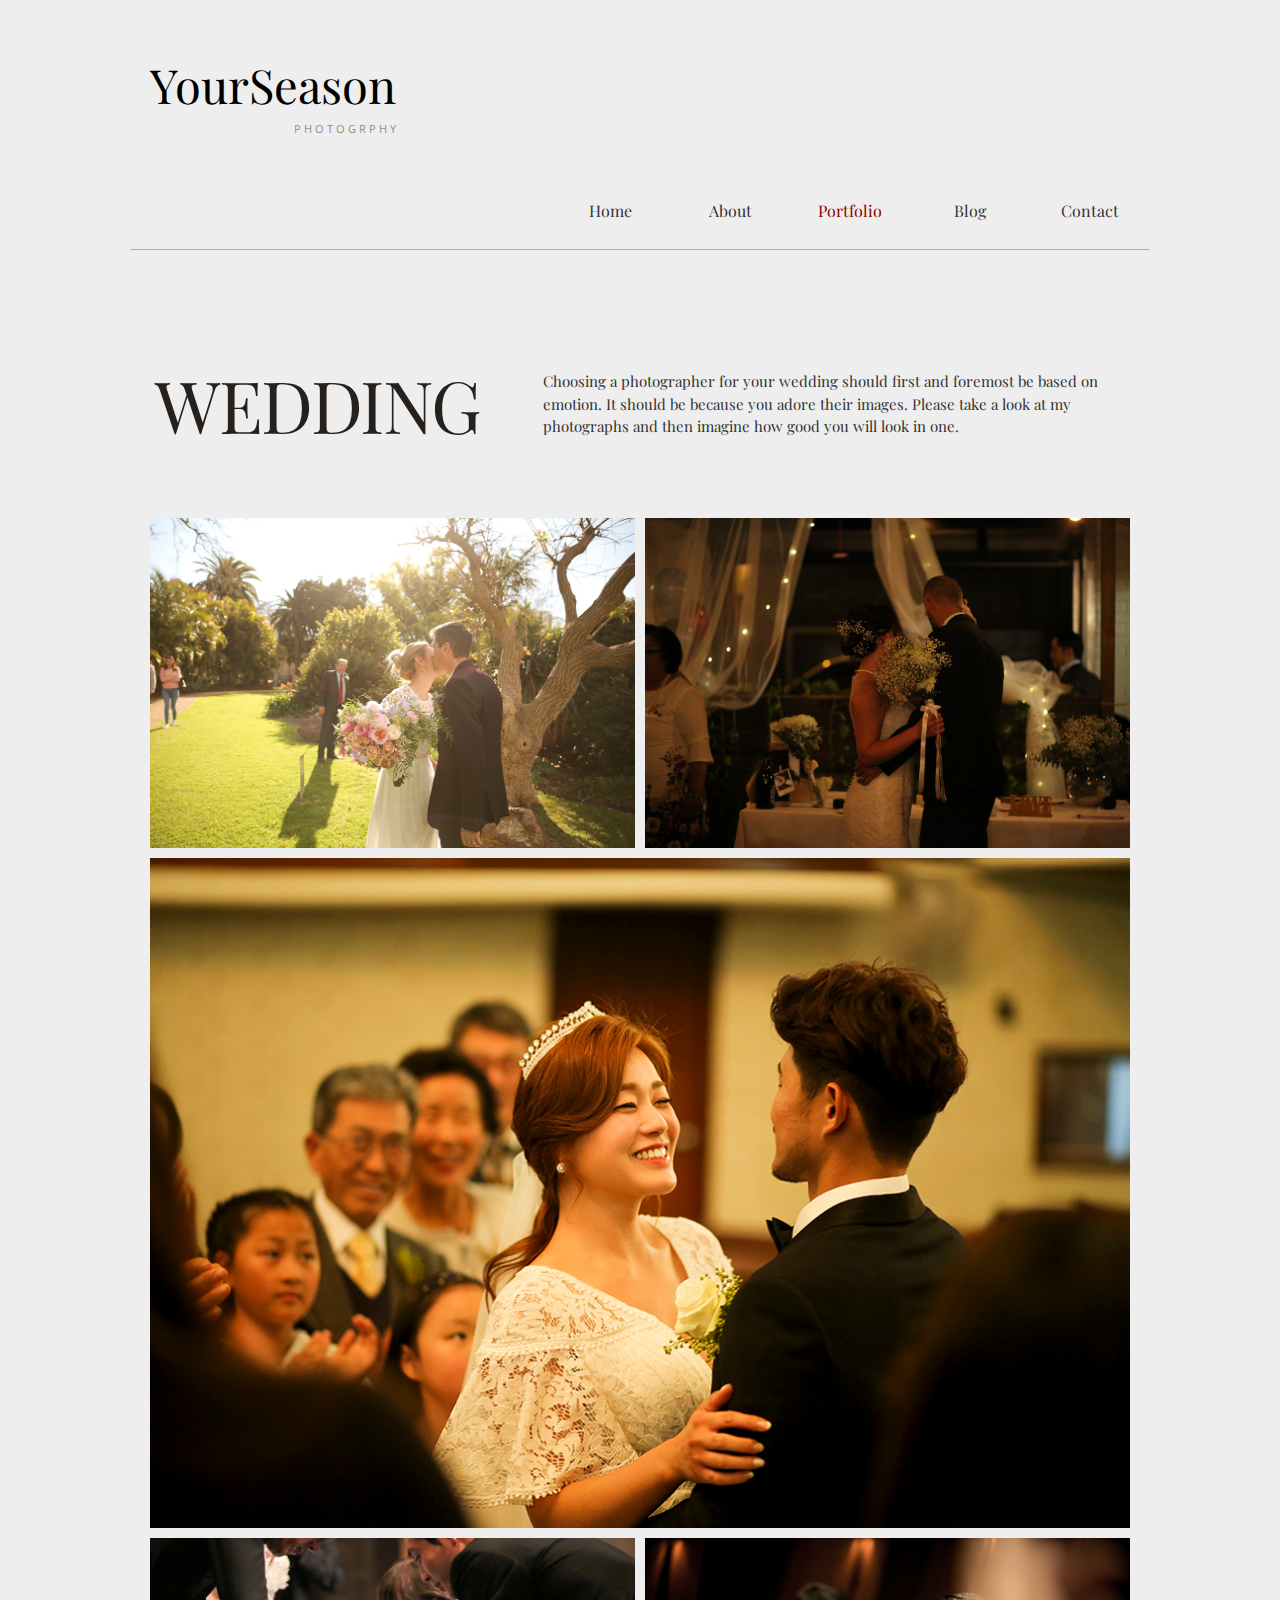
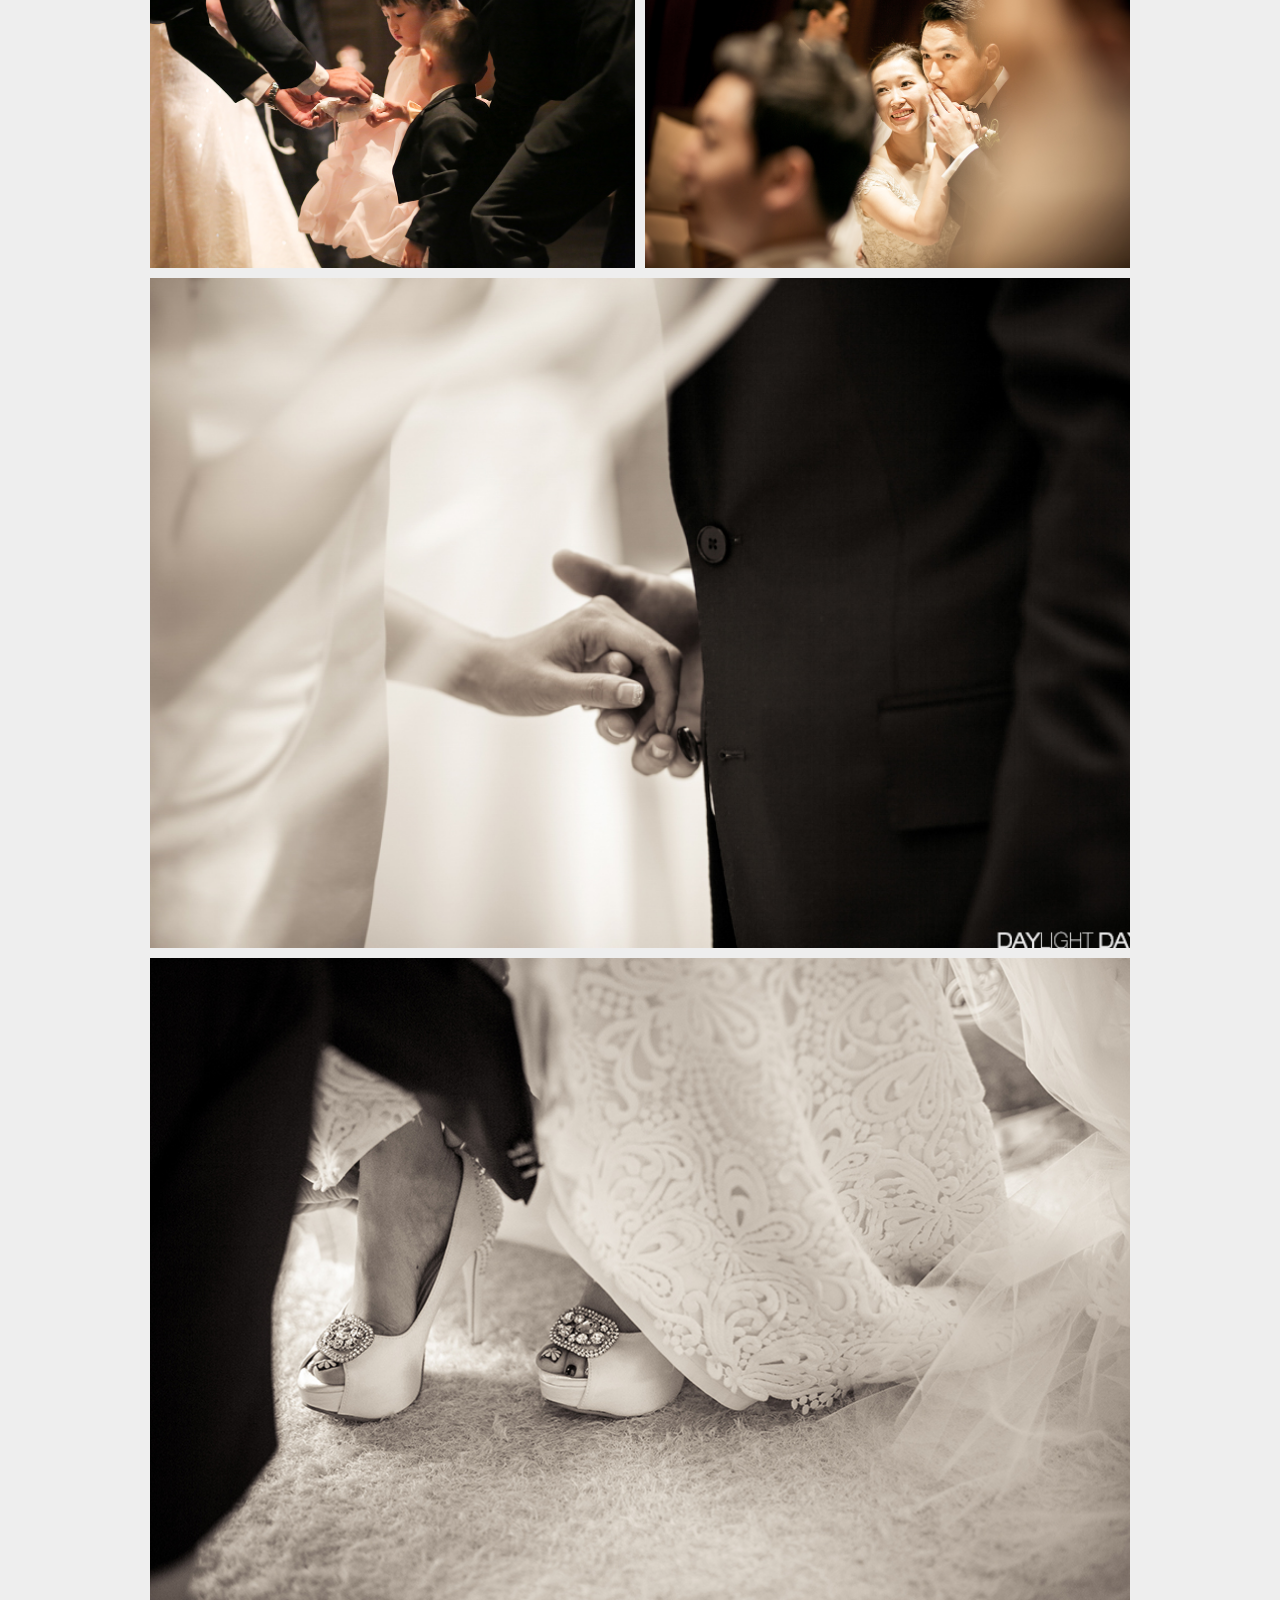
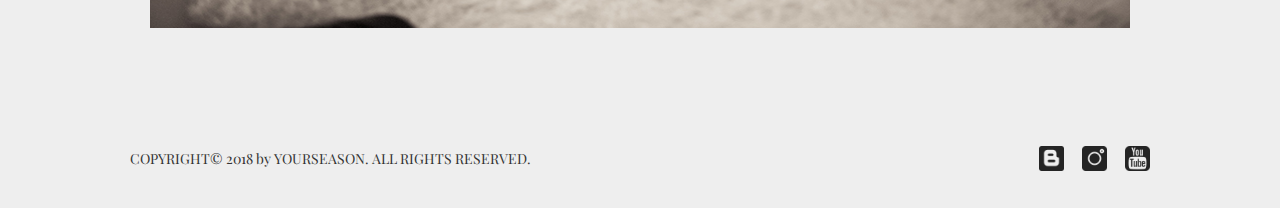
<file: po_wedding.html>
<!DOCTYPE html>
<html lang="en">
<head>
    <meta charset="UTF-8">
    <meta name="viewport" content="width=device-width, initial-scale=1.0">
    <meta http-equiv="X-UA-Compatible" content="ie=edge">
    <title>yourseason</title>
    <link href="https://fonts.googleapis.com/css?family=Playfair+Display|Amiri|Open+Sans|Nanum+Gothic|Nanum+Myeongjo" rel="stylesheet">
    <link rel="stylesheet" href="http://maxcdn.bootstrapcdn.com/font-awesome/4.7.0/css/font-awesome.min.css">  
    <link rel="stylesheet" href="css/common.css">
    <link rel="stylesheet" href="css/porifolio_sec.css">
    <script src="js/jquery-3.3.1.min.js"></script>
    <script src="js/common.js"></script>
    <script src="js/porifolio_slide.js"></script>
</head>
<body>
    <header>
        <div id="headerWrap" class="bodyWrap">
            <div id="logo">
                <a href="index.html">
                    <p class="BigLogo">YourSeason</p>
                    <p class="smallLogo">P H O T O G R P H Y</p>
                </a>
            </div>
            <nav id="menu" class="font_0">
                <ul>
                    <li><a href="index.html">Home</a></li>
                    <li><a href="about.html">About</a></li>
                    <li class="topMenu"><a href="porifolio.html">Portfolio</a></li>
                    <li><a href="blog.html">Blog</a></li>
                    <li><a href="contact.html">Contact</a></li>
                </ul>
            </nav>
            <nav id="menu_Mb" class="font_0">
                <ul>
                    <li><a href="#"><i class="fa fa-bars" aria-hidden="true"></i></a>
                        <ul class="subMenu_Mb font_1">
                            <li><a href="index.html">Home</a></li>
                            <li><a href="about.html">About</a></li>
                            <li><a href="porifolio.html">Portfolio</a></li>
                            <li><a href="blog.html">Blog</a></li>
                            <li><a href="contact.html">Contact</a></li>
                        </ul>
                    </li>
                </ul>
            </nav>
        </div>
    </header>
    <section class="sectionPage">
        <div id="sectionWrap" class="bodyWrap">
            <!-- <div id="pageInfo" class="font_5">
                <div id="pageSrc">
                    <i class="fa fa-home" aria-hidden="true"></i><span> > <a href="porifolio.html">PORIFOLIO</a>  > WEDDING</span>
                </div>
                <div id="pageLanguage">
                    <span class="lanClass lanEn">EN</span><span> / </span><span class="lanClass lanKr">KR</span>
                </div>
            </div> -->
            <div id="galleyTitle">
                <p id="galleyTit" class="galleyTitClass font_2-1">WEDDING</p>
                <div id="galleyTxt" class="galleyTitClass font_4">
                    <div id="txtEn">
                        Choosing a photographer for your wedding should first and foremost be based on emotion. It should be because you adore their images. Please take a look at my photographs and then imagine how good you will look in one.
                    </div>
                </div>
            </div>
            <div id="weddingWrap" class="font_4 clear commonImgWrap">
                    <div id="weddingImg1" class="galleyImg weddingImg commonImg commonImg1"><a href="#" alt="RYU HYE JIN ♡ SONG KI DAE1"><span class="imgName1 imgName"></span></a></div>
                    <div id="weddingImg2" class="galleyImg weddingImg commonImg commonImg2"><a href="#"><span class="imgName2 imgName"></span></a></div>
                    <div id="weddingImg3" class="galleyImg weddingImg commonImg commonImg3"><a href="#"><span class="imgName3 imgName"></span></a></div>
                    <div id="weddingImg4" class="galleyImg weddingImg commonImg commonImg4"><a href="#"><span class="imgName4 imgName"></span></a></div>
                    <div id="weddingImg5" class="galleyImg weddingImg commonImg commonImg5"><a href="#"><span class="imgName5 imgName"></span></a></div>
                    <div id="weddingImg6" class="galleyImg weddingImg commonImg commonImg6"><a href="#"><span class="imgName6 imgName"></span></a></div>
                    <div id="weddingImg7" class="galleyImg weddingImg commonImg commonImg7"><a href="#"><span class="imgName7 imgName"></span></a></div>
                    <div id="weddingImg8" class="galleyImg weddingImg commonImg"><a href="#"><span class="imgName8 imgName"></span></a></div>
                    <div id="weddingImg9" class="galleyImg weddingImg commonImg"><a href="#"><span class="imgName9 imgName"></span></a></div>
                    <div id="weddingImg10" class="galleyImg weddingImg commonImg"><a href="#"><span class="imgName10 imgName"></span></a></div>
                    
            </div>
        </div>
    </section>
     <aside>
        <div id="imgPopup">
            <div class="pageNum font_4">페이지 넘버<span class="imgCation"> 이미지 제목</span></div>
            <div class="close">&Cross;</div>
            <div class="slideWrap">
                <div class="prevBtn moveBtn"><i class="fa fa-chevron-circle-left icon" aria-hidden="true"></i></div>
                <div class="imgSlide"></div>
                <div class="nextBtn moveBtn"><i class="fa fa-chevron-circle-right icon" aria-hidden="true"></i></div>
            </div>
        </div>
    </aside> 
    <footer>
        <div id="footerWrap" class="bodyWrap font_1">
            <div id="copylight">COPYRIGHT© 2018 by YOURSEASON. ALL RIGHTS RESERVED.</div>    
            <div id="sns">
                <ul>
                    <li><a href="https://happytime079.blog.me"><img src="images/sns_blogger01.png" alt=""></a></li>
                    <li><a href="https://www.instagram.com/studio.yourseason/"><img src="images/sns_instagram01.png" alt=""></a></li>
                    <li><a href="https://www.youtube.com/channel/UCyrQQndaWz40nOWzNtGu8jQ"><img src="images/sns_youtube01.png" alt=""></a></li>
                </ul>
            </div>    
        </div>
    </footer>
    <div id="topBtn"><a href="#"><i class="fa fa-angle-double-up" aria-hidden="true"></i></a></div>
</body>
</html>
</file>
<file: css/common.css>
/* cc/common.css */
/* cc/common.css */

/* 기본 구조 셋팅 - 초기화 */
* {
    margin: 0;
    padding: 0;
    box-sizing: border-box;
    color: #333333;
    list-style: none;
    line-height: 1.5;
    font-family: 'Playfair Display';
}

*:not('mainImg') {
    transition: all 0.6s;
}

body {
    position: relative;
    background: #eeeeee;
}

a {
    text-decoration: none;
    color: #333333;
}

a:hover,
a:active,
a:focus,
.on {
    color: #8B0000;
    /* font-weight: 600; */
}

.clear {
    content: '';
    display: table;
    clear: both;
}

#logo > a:hover {
    color: #000000;
}

header, section, footer {
    width: 100%;
}

header {
    height: 250px; /* 15vh; */
    /*background: #f8f8f8; /*#FFEDDD;*/
    /* border: 2px solid red; */
    /* position: fixed; */
    top: 0;
    left: 0;
}

section {
    /* border: 2px solid blue; */
    margin-top: 100px; /* 22vh; */
    margin-bottom: 80px;
}

footer {
    height: 100px;
    /*background: #f8f8f8; /*#FFEDDD;*/
    /* border: 2px solid green; */
}

.bodyWrap {
    width: 1020px; /**/
    height: 100%;
    /* border: 3px solid gray; */
    margin: 0 auto;
}

.font_0 { font-family: 'Playfair Display', 'Nanum Myeongjo', 'serif'; font-size: 16px; font-weight: 400; } 
.font_1 { font-family: 'Playfair Display', 'Nanum Myeongjo', 'serif'; font-size: 14px;  } /*font-weight: 600;*/
#copylight { font-weight: 100; } 
.font_2-1 { font-family: 'Playfair Display', 'Nanum Myeongjo', 'serif'; font-size: 30px;} /*font-weight: 600;*/
.font_2-2 { font-family: 'Playfair Display', 'Nanum Myeongjo', 'serif'; font-size: 24px; } /*font-weight: 600;*/
.font_3 { font-family: 'Playfair Display', 'Nanum Myeongjo', 'serif'; font-size: 20px;  } /*font-weight: 600;*/
/* .font_4 { font-family: 'Open Sans', 'Nanum Gothic', 'sans-serif'; font-size: 15px; } */
.font_4 { font-family: 'Playfair Display', 'Nanum Myeongjo', 'sans-serif'; font-size: 15px; }
.font_5, .font_5 input, .font_5 label, .font_5 textarea  { font-family: 'Playfair Display', 'Nanum Myeongjo', 'sans-serif'; font-size: 16px; }

.heading {
    font-weight: 600;
    /* font-size: 20px; */
}

.boding {
    font-family: 'Titillium Web', 'Nanum Gothic', 'sans-serif';
    font-size: 15px;
}

#menu_Mb {
    display: none;
}

#topBtn {
    position: fixed;
    right: 20px;
    bottom: 30px;
    z-index: 200;
    cursor: pointer;
    transition: all 0.5s;     
    width: 40px;
    height: 50px;
    background: #000000;
    text-align: center;  
    display: none;  
    /* color: #FFEDDD;  #292929; */
    /* border: 3px solid gray; */
}

#topBtn i {
    font-size: 2.5em;   
    color: white;
    line-height: 50px;
}
/* #topBtn img {         
    width: 40px;
    height: 40px;
    border-radius: 60%;    
    background: white;
    box-shadow: 0 3px 16px 0 white, 0 3px 20px 0 white ;
} */

/************************** 
        헤더 영역 
***************************/
header {
    /* position: fixed; */
    /* z-index: 100; */
    /* border: 1px solid red; */
}

header .bodyWrap {
    position: relative;
}

#headerWrap {
    border-bottom: 1px solid rgba(38, 33, 28, 0.3);
}

#logo {
    position: absolute;
    top: 50px;
    left: 20px;
}

.BigLogo {
    font-size: 47px;
    font-weight: 400;
    color: #000000;
}

.smallLogo {
    font-size: 11px;
    font-family: 'Open Sans';
    text-align: right;
    color: #8D8D8D;
}

#menu {
    position: absolute;
    bottom: 30px;
    right: 0;
    width: 600px; 
    height: 20px;
    text-align: right;
    /* border: 1px solid red;               */
}

#menu > ul > li {
    float: left;
    display: table;
    /* margin-left: 40px; */
    width: 20%;
    height: 30px;     
    /* border: 1px solid blue; */
    text-align: center;
    margin: 0;
}

.subMenu {
   background:#F8F8F8; 
   position: absolute;
   left: 36%;
   top: 30px;
   width: 150px;
   /* position: fixed; */
   position: absolute;
   z-index: 200;
}

.subMenu li {
   padding: 8px 0 ;
}

.subMenu li a {
    display: block;
}


/************************** 
        섹션 영역 
***************************/

/* 페이지별 경로 및 EN/KR 언어 */
#pageInfo {
    position: absolute;
    top: -70px;
    left: 0;
    display: flex;
    justify-content: space-between;
    align-items: center;
    /* border: 3px solid; */
    width: 100%;
    height: 40px;
}

#pageInfo #pageSrc {
    width: 75%;
    /* border: 3px solid gray;    */
    display: table;
    vertical-align: middle;
    height: 100%;
}

#pageInfo #pageSrc img {
    width: 30px;
    height: 30px;
    /* border: 1px solid red; */
}

#pageSrc > i {
    color: #A0A09F;
    font-size: 2em;
    line-height: 0;
    vertical-align: middle;
    width: 10px;
    /* border: 1px solid red; */
    display: table-cell;
}

#pageInfo #pageSrc span {
    /* border: 1px solid blue; */
    line-height: 0;
    padding-left: 5px;
    display: table-cell;
    vertical-align: middle;
}

#pageInfo #pageLanguage {
    width: 25%;
    text-align: right;
    /* border: 1px solid red; */
}

#pageInfo #pageLanguage .lanClass {
    /* display: inline-block; */
    cursor: pointer;
    height: 40px;
    line-height: 40px;
    /* width: 100px; */
}

#pageInfo #pageLanguage .lanClass:hover,
#pageInfo #pageLanguage .lanClass:focus,
#pageInfo #pageLanguage .lanClass:active {
    font-weight: bold;
}

#pageInfo #pageLanguage .lanEn {
    font-weight: bold;
}

/************************** 
        푸터 영역 
***************************/
footer .bodyWrap {
    position: relative;
}

#copylight {            
    width: 600px;
    height: 20px;
    /* border: 1px solid; */
    position: absolute;
    top: calc(50% - 10px);
    left: 0;
}

#sns {
    position: absolute;
    top: calc(50% - 12.5px);
    right: 0;
}

#sns ul li {
    display: inline-block;
    margin-left: 15px;
}

#sns ul li img {
    width: 25px;
    height: 25px;
}
</file>
<file: css/common_mb.css>
/**********************************************
            모바일 버전 !!!!!!!!
***********************************************/

@media screen and (max-width: 480px) {

    header {
        height: 150px;
    }

    #menu {
        display: none;
    }

    .bodyWrap {
        width: 95%;
        margin: 0 auto;
        /* border: 1px solid red; */
    }

    section {
        /* border: 2px solid blue; */
        margin-top: 50px; /* 22vh; */
        margin-bottom: 40px;
    }

    #topBtn {
        display: block;
    }
    
    #headerWrap {
        height: 150px;
    }

    #menu_Mb {
        display: block;
        position: absolute;
        right: 20px;
        bottom: 20px;
    }

    #menu_Mb > ul > li {
        width: 13vw;
        height: 13vw;
        background: black;
        border-radius: 50%;
        text-align: center;
        font-size: 7vw;
        position: relative;
        font-weight: none;     
    }

    #menu_Mb > ul > li > a > i {                
        color: white;     
        vertical-align: middle;
    }

    #menu_Mb > ul > li > .subMenu_Mb {
        width: 100vw;
        height: 100vh;
        position: fixed;
        top: 0;
        left: 0;
        background: rgba(255, 255, 255, 1);
        z-index: 2000;
        padding-top: 40px;
    }

    #menu_Mb > ul > li > .subMenu_Mb > li {
        font-size: 18px;
        margin: 20px 0;
    }

    /******************************************/
    .sectionClass {
        width: 100%;
        margin-top: 0px;
    }

    #mainImg {
        width: 100%;
        height: 70vw;
    }

    #mainTxt {
        /* border: 1px solid lightcoral; */
        width: 100%;
        margin-bottom: 40px;
    } 

    #mainTxt p {
        font-size: 4vw;
        line-height: 1.7em;
    }

    #section2 {
        width: 90%;
        margin-top: 40px;
        left: 0;
    }

    .subImgT,.subImgB {
        display: block;
    }

    .subImgT span,
    .subImgB span {
        margin: 10px 0 20px 0;
        font-size: 5vw;
        /* border: 1px solid red; */
    }

    .subImg {
        width: 100%;
        height: 70vw;
    }

    /*********************************************/
    /********************* 푸터 ****************/
    /*********************************************/

    footer {
        height: 100px;
        margin-top: 100px;
        /* border: 1px solid red; */
    }

    #copylight {        
        /* height: 20px; */
        /* border: 1px solid; */
        width: 100%;
        position: absolute;
        top: 50px;
        left: 50%;
        transform: translateX(-50%);
        text-align: center;
        font-size: 3vw;
    }

    #sns {
        position: absolute;
        top: 0px;
        left: 50%;
        transform: translateX(-50%);
        text-align: center;
    }

    #sns ul li img {
        width: 35px;
        height: 35px;
    }
}

@media screen and (max-width: 360px) {

    .BigLogo {
        font-size: 12vw;
    }

    .smallLogo {
        font-size: 4vw;
    }

    #menu_Mb {
        bottom: 6vw;
    }
}

@media screen and (max-width: 320px) {      

    #menu_Mb {
        bottom: 8vw;
    }

    #sns ul li img {
        width: 10vw;
        height: 10vw;
    }

}
</file>
<file: css/main_sec.css>
/* cc/main_sec.css */

/************************** 
        섹션 영역 
***************************/
.sectionClass {
    /* border: 1px solid palevioletred; */
    width: 1020px;
    margin: 0 auto;
    margin-top: 100px;
}

/* 섹션1 영역 */
 #section1 {
    position: relative;
    margin-bottom: 30px;
    border-bottom: 1px solid rgba(38, 33, 28, 0.3);
    
}

#mainTit p {
    font-family: 'cinzel';
    font-size: 32px;
    text-align: center;
    margin-bottom: 30px; 
}

#mainImg {            
    /* border: 1px solid; */
    /* width: 70%; */
    width: 800px;
    /* min-width: 600px; */
    /* height: 40vh; */
    height: 570px; 
    margin: 0 auto;
    /* animation: mainImgAni 8s infinite; */
    /* overflow: hidden;  */
    /* transition: all 0; */
    position: relative;
}

.mainSlide {
    width: 100%;
    height: 100%;
    position: absolute;
    top: 0;
    left: 0;
}

/* @keyframes mainImgAni {
    0% { background-image: url('../images/mainImg1.jpg'); }
    25% { background-image: url('../images/mainImg2.jpg'); }
    50% { background-image: url('../images/mainImg3.jpg'); }
    75% { background-image: url('../images/mainImg4.jpg'); }
    100% { background-image : url('../images/mainImg1.jpg'); }
} */

#mainTxt {
    /* border: 1px solid lightcoral; */
    width: 70%;
    margin: 0 auto;
    text-align: center;
    margin-top: 40px;
    margin-bottom: 60px;
} 

#mainTxt p {
    /* font-family: 'Roboto Slab'; */
    font-size: 22px;
    /* font-weight: 0;     */
    /* font-stretch: expanded; */
    /* height: 25px; */
    line-height: 1.7em;
}

/* 섹션2 영역 */
#section2 {
    position: relative;
    margin-top: 80px;
    left: calc(50% - 510px);
    padding: 0 0px;
    /* border: 1px solid lightcoral; */
    width: 1020px;
}

.subImgT,
.subImgB {
    display: flex;
    justify-content: space-between;
}

.subImgT span,
.subImgB span {
    display: block;
    text-align: right;
    margin: 10px 0 40px 0;
    font-size: 20px;
    /* border: 1px solid red; */
}

#subImg1 { background-image: url('../images/subImg1.jpg'); }
#subImg2 { background-image: url('../images/subImg2.jpg'); }
#subImg3 { background-image: url('../images/subImg3.jpg'); }
#subImg4 { background-image: url('../images/subImg4.jpg'); }
#subImg5 { background-image: url('../images/subImg5.jpg'); }
#subImg6 { background-image: url('../images/subImg6.jpg'); } 

.subImg {
    height: 330px;
    width: 330px;
    background-position: center;
    background-repeat: no-repeat;
    background-size: cover;
    position: relative;
    transition: all 150ms ease-in-out 0ms;
}

/* .subImg::after {
    content: '';
    position: absolute;
    left: 0;
    top: 0;
    width: 100%;
    height: 100%;
    background: rgba(184, 181, 176, 0.4);
    -webkit-transition: all 150ms ease-in-out 200ms;
    transition: all 150ms ease-in-out 200ms;
} */


/* #subImg1 { height: 700px; background-image: url('../images/subImg1.jpg'); }
#subImg2 { height: 350px; background-image: url('../images/subImg2.jpg'); }
#subImg3 { height: 350px; background-image: url('../images/subImg3.jpg'); }
#subImg4 { height: 350px; background-image: url('../images/subImg4.jpg'); }
#subImg5 { height: 350px; background-image: url('../images/subImg5.jpg'); }
#subImg6 { width: 100%; height: 350px; background-image: url('../images/subImg6.jpg'); }         */


/*

#sectionWrap2 {
     border: 3px solid red; 
}

#sectionWrap2 #instagramTitle {
    border: 3px solid blue; 
    width: 100%;
    display: flex;
    justify-content: space-between;
    margin-bottom: 30px;

}

.instagramLine {
    content: "";
    width: 285px;
    height: 10px;
    border-bottom: 1px solid rgba(38, 33, 28, 0.3);
    margin: 0 40px;
}


.instagram_feed {
    width:950px;
    max-width:1200px; 
    margin:0 auto;
    overflow:hidden;
}
*/
/* .instagram_gallery a > img {
    position: relative;
}

.instagram_gallery a:hover > img::before {
    content: '야호';
    width: 100%;
    height: 100%;
    position: absolute;
    background: rgba(41, 41, 41, 0.5);        

} */
</file>
<file: css/about_sec.css>
/* cc/about_sec.css */

/************************** 
        섹션 영역 
***************************/
section {
    /* border: 3px solid; */
}

#sectionWrap {
    /* border: 2px solid red; */
    position: relative;
}

#menu > ul > li:nth-child(2) > a {
    color: #8B0000;
}

/*
#aboutImg {            
     border: 1px solid;
    width: 950px;
     min-width: 600px; 
    height: 450px;
    margin: 0 auto;
    background-image: url('../images/aboutImg.jpg');
    background-position: center;
    background-size: cover;
} 
*/

.aboutVid {
    text-align: center;
    margin: 0 auto;
}


.aboutTxtClass {
    width: 800px;
    margin: 0px auto;
    /* border: 1px solid red; */
}

.aboutTxtClass p {
    margin: 30px 0;
}

.aboutTxt1 {
    font-size: 72px;
}

.aboutTxt2, 
.aboutTxt3 {
    font-size: 15px;
}
</file>
<file: css/blog_sec.css>
#sectionWrap {
    width: 1020px;
    /* border: 1px solid red; */
    display: flex;
    justify-content: space-between;
}

#menu > ul > li:nth-child(4) > a {
    color: #8B0000;
}

.blogItem {
    /* border: 1px solid blue; */
}

.blogImg1 { background-image: url('../images/blogImg1.jpg');}
.blogImg2 { background-image: url('../images/blogImg2.jpg');}
.blogImg3 { background-image: url('../images/blogImg3.jpg');}

.blogImg {
    width: 310px;
    height: 230px;
    /* background: pink; */
    margin: 0 auto;
    background-repeat: no-repeat;
    background-size: cover;
    background-position: center;
}

.blogTit,
.blogTxt,
.blogBtn {
    margin: 15px;
}

.blogTit {
    font-size: 18px;
    font-weight: bold;
}

.blogTxt {
    font-size: 16px;
}

.blogBtn {
    height: 50px;
    width: 150px;
    background-color: #292929;
    text-align: center;
    padding: 12px 20px;
    margin: 0 auto;
    border: none;
    cursor: pointer;
    transition: 0.3s;     
}

.blogBtn a {
    text-decoration: none;
    color: white;    
    display: block;
}

.blogBtn:hover {
    background-color: #A0A09F;
 }

 .blogBtn:hover a {
    color: #292929;
    font-weight: bold;
 }
</file>
<file: css/contact_sec.css>
/* cc/contact_sec.css */

/************************** 
        섹션 영역 
***************************/

section {
    /* border: 3px solid; */
}

#sectionWrap {
    /* border: 2px solid red; */
    position: relative;
}

#menu > ul > li:nth-child(5) > a {
    color: #8B0000;
}        

#contactTitle {
    text-align: center;
}

#conTit {
    margin-bottom: 20px;
}

/*************************************/

.priceMenuTab {
    width: 930px;    
    margin: 50px auto;
    display: flex;
    justify-content: space-between;
}

.priceMenuBtn {
    width: 265px;
    height: 375px;
    background: #5a5a5a;
    position: relative;
    cursor: pointer;
}

.priceMenuBtn:hover {
    background: black;
}

.small {
    position: absolute;
    width: 240px;
    height: 340px;
    border: 2px solid white;
    top: calc(50% - 170px); 
    left: calc(50% - 120px);
}

.small p {
    text-align: center;
    font-size: 35px;
    /* font-weight: bold; */
    color: white;
    /* line-height: 340px; */
}

.smallTxt {
    /* border: 1px solid black; */
    position: relative;
    top: 50%;
    transform: translateY(-50%);

}
/*************************************/

.pricePopup {
    position: fixed;
    top: 0;
    left: 0;
    z-index: 1000;
    width: 100vw;
    height: 100vh;
    background: rgba(255, 255, 255, 1);
    display: none;    
}

.MenuInfo {
    position: absolute;
    border: 1px solid;
    /* padding: 20px;
    width: 930px;
    left: calc(50% - 465px);
    height: 900px;
    top: calc(50% - 450px); */
    width: 90%;
    height: auto;
    left: 50%;
    transform: translateX(-50%);
    top: 50px;
    padding-bottom: 50px;
}

.InfoClose {
    position: absolute;
    top: 0px;
    right: 20px;
    cursor: pointer;
    font-size: 50px;
    font-weight: bold;
}

.popupTit {
    font-size: 45px;
    text-align: center;
    margin: 15px 0 60px 0;
}

/*************************************/

#contactWrap {
    /* border: 1px solid blue; */
    margin-top: 50px;
    display: flex;
    justify-content: space-between;
}

/*************************************/

.contact_form {
    width: 70%;
    padding: 20px 20px 20px 0;
    /* border: 1px solid black; */
    position: relative;
}

.contact_form input[type=text],
.contact_form select,
.contact_form textarea,
.contact_form input[type=email],
.contact_form input[type=tel] {
    width: 100%;
    padding: 12px;
    border: 1px solid #A0A09F;
    /* border-radius: 4px; */
    margin-top: 6px;
    margin-bottom: 16px;
    background: rgba(255, 255, 255, 0.5);
    /* 높이 조절만 가능하도록  */
    /* resize: vertical; */
}

#datekind {
  display: flex;
  justify-content: space-between;
}

.contact_form .dateForm,
.contact_form .kindForm {
    width: 48%;        
}

.contact_form textarea {
    height: 200px;
    resize: none;
    margin-bottom: 60px;
}

#submit,
#submitKr {
    height: 50px;
    width: 150px;
    background-color: #292929;
    color: white;
    padding: 12px 20px;
    border: none;
    cursor: pointer;
    transition: 0.3s;
    position: absolute;            
    left: 50%;
    transform: translateX(-50%);            
    bottom: 10px;           
}

#submit:hover,
#submitKr:hover {
    background-color: #A0A09F;
    color: #292929;
    font-weight: bold;
}

/*************************************/

#contactInfo {
    border: 1px solid #A0A09F;
    width: 25%;
    height: 290px;
    margin-top: 20px;
    margin-left: 20px;
    padding: 20px 0;
}

#kakao,
#insragrem,
#address {            
    height: 80px;
    text-align: center;
    margin: 0 auto;
    display: flex;
    flex-direction: column;
}

#kakao h3, 
#insragrem h3,
#address h3 {
    /* border: 2px solid blue; */
    /* margin-top: 20px; */
    height: 40px;
    line-height: 40px;
}

#kakao p,
#insragrem p,
#address p {
    /* border: 2px solid blue; */
    height: 30px;
    line-height: 30px;
    margin-bottom: 10px;
}
</file>
<file: css/porifolio_sec.css>
/* cc/porifolio_sec.css */


/****************************************************  
        포트폴리오 메뉴
************************************************** ***/


/************************** 
        섹션 영역 
***************************/

section {
    /* border: 3px solid; */
}

#sectionWrap {
    /* border: 2px solid red; */
    position: relative;
    width: 980px;
}

#menu>ul>li:nth-child(3)>a {
    color: #8B0000;
}

/*************비디오 영역*****************/

#porifolioVideo {
    text-align: center;
    margin-bottom: 0px;
    position: relative;
    /* border: 2px solid red; */
}

.proVidCon {
    width: 800px;
    height: auto;
    margin: 20px auto 60px auto;     
    /* border: 1px solid red; */
}

.proVidCon > a {
    display: flex;    
}

.proVidTit {
    width: 225px;
    padding: 15px 5px 5px 5px;
    letter-spacing:-0.02em;
    font-size: 72px; 
    line-height:1.2em;
    text-align: center;
}

.proVidTxt {
    padding: 15px 5px 5px 15px;
    font-size: 15px;
    text-align: left;
    /* border: 2px solid red; */
}

/*************포토 영역*****************/

#porifolioImg {
    width: 100%;
    border-top: 1px solid rgba(38, 33, 28, 0.3);
    padding-top: 60px;
    /* min-width: 600px; */
    /* border : 3px solid blue;  */
}

#proImgWrap1 {
    margin-bottom: 20px;
}

.proImgWrap {
    display: flex;
    justify-content: space-between;
}

.proImg {
    /* border: 1px solid ; */
    /* background: gray; */
    width: 310px;
    height: 190px; /*35vh;*/
    position: relative;
    transition: none;
    transition: all 150ms ease-in-out 0ms;
}

.proImg a {
    display: block;
    width: 100%;
    height: 100%;
    transition: all 150ms;
    /* background: rgba(41, 41, 41, 0.5); */
}

.proImg a span {
    display: block;
    width: 100%;
    height: 35px;
    text-align: center;
    color: #F8F8F8; 
    line-height: 35px;
    background: rgba(41, 41, 41, 0.5);
    /* border: 1px solid red; */
    position: absolute;
    bottom: 0;
    /* top: calc(50% - 10px);
    left: calc(50% - 50px) */
}

.proImg a:hover {
    opacity: 0;
}    


#proImgWrap3 {
    width: 100%;
    height: 175px;
    margin: 20px auto; 
    display: flex;    
}

.proImgTit {
    width: 295px;
    padding: 15px 5px;
    letter-spacing:-0.02em;
    font-size: 72px; 
    line-height:1.2em;
    text-align: center;
}

.proImgTxt {
    padding: 15px 5px 15px 15px;
    font-size: 15px;
    text-align: left;
    /* border: 2px solid red; */
}



/****************************************************  
        포트폴리오 - 각 카테고리
*****************************************************/


section {
    /* border: 3px solid; */
}

#sectionWrap {
    /* border: 2px solid red; */
    position: relative;
    margin: 0 auto;
}

#menu>ul>li:nth-child(3)>a {
    color: #8B0000;
}


/************* 타이틀 제목, 내용 ***************/

#galleyTitle {
    display: flex;
    justify-content: space-between;
    margin: 0 5px 60px 5px;
    /* border: 1px solid blue; */
}

#galleyTit {
    /* font-size: 30px; */
    /* width: 30%; */
    letter-spacing:-0.02em;
    font-size: 72px;
    color: #26211C;
    /* border: 1px solid blue; */
}

#galleyTxt {
    width: 60%;
    padding-top: 20px;
    /* border: 1px solid blue; */
}

/************* 갤러리 애니메이션 ***************/

.galleyImg {
    position: relative;
    /* border: 1px solid red */
}

.galleyImg a {
    display: block;
    width: 100%;
    height: 100%;
    background: rgba(41, 41, 41, 0.4);   
    color: #F8F8F8; 
    opacity: 0;
}

.galleyImg a span {
    text-align: center;
    width: 100%;
    line-height: 15px;      
    /* border: 1px solid red; */
    position: absolute;
    top: 50%;
    left: 50%;
    transform: translate(-50%, -50%);    
    color: white;                    
}

.galleyImg a:hover,
.galleyImg a:focus {
    animation: rotateY 0.2s forwards;
}

@keyframes rotateY {
    100% { opacity: 1;}
}

/************* 슬라이드 팝업창 ***************/
aside {
    display: none;
    position: fixed;
    top: 0;
    left: 0;
    width: 100%;
    height: 100vh;
    z-index: 1000;
    background: rgba(41, 41, 41, 0.9);      
}

#imgPopup {
    color: white; 
    opacity: 1;
}

.pageNum {
    position: absolute;
    top : 30px;
    left: 30px;
    /* border: 1px solid red; */
    color: white; 
}

.imgCation {
    margin-left: 10px;
    color: white; 
}

.close {
    position: absolute;
    top: 30px;
    right: 30px;
    font-size: 3em;
    /* border: 1px solid red; */
    line-height: 0;
    font-weight: bold;
    color: white;
    cursor: pointer;
}

.icon {        
    color: white;
    cursor: pointer;
}

.icon:hover {        
    color: #A0A09F;
}

.slideWrap {
    display: flex;
    justify-content: space-between;
    align-items: center;
    /* border: 3px solid yellow; */
    margin-top: 100px;
    width: 100%;
}

.imgSlide {
    /* border: 1px solid red; */
    width: 90%;
    max-width: 1024px;
    height: 80vh;        
    background-image: url('images/wedding1.jpg') ;
    background-position: center;
    background-size: contain;
    background-repeat: no-repeat;
}

.moveBtn {
    /* border: 1px solid red; */
    font-size: 3em;
    margin: 0 5%;
    cursor: pointer;
}

/************************** 
      비디오 갤러리
***************************/

#videoWrap {
    border: 1px solid white;
    background: #fff;
    width: 930px;
    height: 850px;
    margin: 0 auto;
    padding: 55px 20px 27.5px 20px;
    text-align: center;
    position: relative;
    overflow: hidden;
}

#videoPlay {
    /* margin-top: 55px; */
    margin-bottom: 37.5px;
    position: relative;
}

#videoPlay .proVid {
    transition: all 0.2s ease;
    /* position: absolute; */
}

#videoPlay .proVid2,
#videoPlay .proVid3,
#videoPlay .proVid4,
#videoPlay .proVid5,
#videoPlay .proVid6 {
    display: none;
}

#videoListWrap {
    /* border: 2px solid red; */
    width: 890px;
    min-width: 890px;
    max-width: 890px;
    height: 165px;
    margin-top: 37.5px;
    margin-bottom: 27.5px;
    /* margin: 37.5px 20px 27.5px 20px; */
    white-space: nowrap;
    overflow: hidden;
}

#videoListWrap .videoList {
    width: 290px;
    height: 100%;
    margin-right: 10px;
    /* background-color: yellow; */
    display: inline-block;
    /* float: left; */
    cursor: pointer;
    transition: all 0.3s;
    position: relative;
}

#videoListWrap .videoList4 {
    margin-left: 20px;
}

#videoListWrap .videoList3,
#videoListWrap .videoList6 {
    margin-right: 0;
}


.videoList:hover:after {
    content: "재생";
    width: 100%;
    height: 100%;
    line-height: 165px;
    color: #fff;
    vertical-align: middle;
    position: absolute;
    top: 0;
    left: 0;
    background: rgba(41, 41, 41, 0.4); 
}

#videoListMove {
    /* display: flex;
    justify-content: space-between; */
    /* margin-bottom: 27.5px; */
}

#videoListMove .prevBtn {
    /* font-weight: bold; */
}

#videoListMove .prevBtn,
#videoListMove .nextBtn {
    transition: all 0.3s;
    cursor: pointer;
    /* border: 1px solid blue; */
    display: inline-block;
    font-size: 20px;
}

#videoListMove .prevBtn:hover,
#videoListMove .nextBtn:hover {
    font-weight: bold;
}


/************************** 
      이미지 갤러리
***************************/

.commonImgWrap {
    /* border: 2px solid blue; */
    width: 100%;
}

.commonImg {
    float: left;
    position: relative;   
}

.commonImg1,
.commonImg4 {
    /* width: 485px; */
    width: 49.5%;
    height: 330px;
    margin-right: 1%;
    margin-bottom: 10px;
}

.commonImg2,
.commonImg5 {
    width: 49.5%;
    height: 330px;
    margin-right: 0;
    margin-bottom: 10px;
    /* border: 1px solid red; */
}

.commonImg3,
.commonImg6 {
    width: 100%;
    height: 670px;
    margin-bottom: 10px;
}

.commonImg7 {
    width: 100%;
    height: 670px;
}

.commonImg {
    background-repeat: no-repeat;
    background-size: cover;
    background-position: center;  
}


/**********************************************
            모바일 버전 !!!!!!!!
***********************************************/


@media screen and (max-width: 480px) {

    section {
        /* border: 1px solid red; */
    }

    #sectionWrap {
        width: 95%;
        /* border: 1px solid blue; */
    }

    #galleyTitle {
        display: block;
        margin: 0 5px 50px 5px;
        /* border: 1px solid blue; */
    }

    #galleyTit {
        font-size: 9vw;
    }

    #galleyTxt {
        width: 100%;
        /* border: 1px solid blue; */
    }

    /*************************************/

    #porifolioVideo {
        margin-bottom: 40px;
    }
    
    .proVid {
        width: 100%;
        height: 70vw;
    }
    
    .proVidCon {     
        width: 100%;    
        height: auto;   
        display: block;
        /* border: 1px solid blue; */
    }
    
    .proVidTit, .proImgTit {
        font-size: 9vw;
        margin: 0 auto;
        text-align: center;
    }
    
    .proVidTxt {
        
    }
    
    #porifolioImg {
        width: 100%;
        margin: 0 auto;
        /* border: 1px solid red; */
    }
    
    .proImgWrap {
        display: block;
    }
    
    .proImg {
        width: 100%;
        height: 70vw;
        margin: 10px 0 20px 0;
    }
    
    #proImgWrap3 {
        width: 100%;    
        height: 250px;   
        display: block;
    }
    

    /*************************************/

    .commonImg1,
    .commonImg4 {
        width: 49%;
        height: 15vh;
        margin-right: 2%;
        margin-bottom: 10px;
    }
    
    .commonImg2,
    .commonImg5 {
        width: 49%;
        height: 15vh;
    }
    
    .commonImg3,
    .commonImg6 {
        width: 100%;
        height: 40vh;
        margin-bottom: 10px;
    }
    
    .commonImg7 {
        width: 100%;
        height: 40vh;
    }

    /********웨딩**********/
    /*#weddingWrap {
        display: block;
    }

    .weddingImg {
        width: 100%;
        margin: 10px 0 20px 0;

    }*/
    
    /********데이트**********/

    /*.commonImg {
        float: none;
    }

    #dateWrap {
        display: block;
    }

    .dateImg {
        width: 100%;; 
        margin: 10px 0 20px 0;

    } */

    /********가족**********/
    /*#familyWrap {
        display: block;
    }

    .familyImg {
        width: 100%;
         height: 200px; 
        margin: 10px 0 20px 0;

    }*/

    /********아기**********/
    /*#babyWrap {
        display: block;
    }

    .babyImg {
        width: 100%;
        margin: 10px 0 20px 0;
    }*/

    /********파티**********/
    /* #restsWrap {
        display: block;
    }

    .restsImg {
        width: 100%;
          height: 200px; 
        margin: 10px 0 20px 0;
    }*/

    
    /********라이프**********/
    /* #travelWrap {
        display: block;
    }

    .travelImg {
        width: 100%; 
        margin: 10px 0 20px 0;
    }*/
}
</file>
<file: css/porifolio_sec2.css>
/* cc/porifolio_sec.css */


/****************************************************  
        포트폴리오 메뉴
************************************************** ***/


/************************** 
        섹션 영역 
***************************/

section {
    /* border: 3px solid; */
}

#sectionWrap {
    /* border: 2px solid red; */
    position: relative;
    width: 980px;
}

#menu>ul>li:nth-child(3)>a {
    color: #8B0000;
}

/*************비디오 영역*****************/

#porifolioVideo {
    text-align: center;
    margin-bottom: 0px;
    position: relative;
    /* border: 2px solid red; */
}

.proVidCon {
    width: 800px;
    height: auto;
    margin: 20px auto 60px auto;     
    /* border: 1px solid red; */
}

.proVidCon > a {
    display: flex;    
}

.proVidTit {
    width: 225px;
    padding: 15px 5px 5px 5px;
    letter-spacing:-0.02em;
    font-size: 72px; 
    line-height:1.2em;
    text-align: center;
}

.proVidTxt {
    padding: 15px 5px 5px 15px;
    font-size: 15px;
    text-align: left;
    /* border: 2px solid red; */
}

/*************포토 영역*****************/

#porifolioImg {
    width: 100%;
    border-top: 1px solid rgba(38, 33, 28, 0.3);
    padding-top: 60px;
    /* min-width: 600px; */
    /* border : 3px solid blue;  */
}

#proImgWrap1 {
    margin-bottom: 20px;
}

.proImgWrap {
    display: flex;
    justify-content: space-between;
}

.proImg {
    /* border: 1px solid ; */
    /* background: gray; */
    width: 310px;
    height: 190px; /*35vh;*/
    position: relative;
    transition: none;
    transition: all 150ms ease-in-out 0ms;
}

.proImg a {
    display: block;
    width: 100%;
    height: 100%;
    transition: all 150ms;
    /* background: rgba(41, 41, 41, 0.5); */
}

.proImg a span {
    display: block;
    width: 100%;
    height: 35px;
    text-align: center;
    color: #F8F8F8; 
    line-height: 35px;
    background: rgba(41, 41, 41, 0.5);
    /* border: 1px solid red; */
    position: absolute;
    bottom: 0;
    /* top: calc(50% - 10px);
    left: calc(50% - 50px) */
}

.proImg a:hover {
    opacity: 0;
}    


#proImgWrap3 {
    width: 100%;
    height: 175px;
    margin: 20px auto; 
    display: flex;    
}

.proImgTit {
    width: 295px;
    padding: 15px 5px;
    letter-spacing:-0.02em;
    font-size: 72px; 
    line-height:1.2em;
    text-align: center;
}

.proImgTxt {
    padding: 15px 5px 15px 15px;
    font-size: 15px;
    text-align: left;
    /* border: 2px solid red; */
}



/****************************************************  
        포트폴리오 - 각 카테고리
*****************************************************/


section {
    /* border: 3px solid; */
}

#sectionWrap {
    /* border: 2px solid red; */
    position: relative;
    margin: 0 auto;
}

#menu>ul>li:nth-child(3)>a {
    color: #8B0000;
}


/************* 타이틀 제목, 내용 ***************/

#galleyTitle {
    display: flex;
    justify-content: space-between;
    margin: 0 5px 60px 5px;
    /* border: 1px solid blue; */
}

#galleyTit {
    /* font-size: 30px; */
    /* width: 30%; */
    letter-spacing:-0.02em;
    font-size: 72px;
    color: #26211C;
    /* border: 1px solid blue; */
}

#galleyTxt {
    width: 60%;
    padding-top: 20px;
    /* border: 1px solid blue; */
}

/************* 갤러리 애니메이션 ***************/

.galleyImg {
    position: relative;
    /* border: 1px solid red */
}

.galleyImg a {
    display: block;
    width: 100%;
    height: 100%;
    background: rgba(41, 41, 41, 0.4);   
    color: #F8F8F8; 
    opacity: 0;
}

.galleyImg a span {
    text-align: center;
    width: 100%;
    line-height: 15px;      
    /* border: 1px solid red; */
    position: absolute;
    top: 50%;
    left: 50%;
    transform: translate(-50%, -50%);    
    color: white;                    
}

.galleyImg a:hover,
.galleyImg a:focus {
    animation: rotateY 0.2s forwards;
}

@keyframes rotateY {
    100% { opacity: 1;}
}

/************************** 
      비디오 갤러리
***************************/

#videoWrap {
    border: 1px solid white;
    background: #fff;
    width: 930px;
    height: 1025px;
    margin: 0 auto;
    padding: 55px 20px 27.5px 20px;
    text-align: center;
    position: relative;
    overflow: hidden;
}

#videoPlay {
    /* margin-top: 55px; */
    margin-bottom: 37.5px;
    position: relative;
    /*border: 1px solid red;*/
}

#videoPlay .proVid2,
#videoPlay .proVid3,
#videoPlay .proVid4,
#videoPlay .proVid5,
#videoPlay .proVid6 {
    display: none;
}

#videoListWrap {
    /*border: 1px solid red;*/
    box-sizing: border-box;
    width: 890px;
    min-width: 890px;
    max-width: 890px;
    height: 340px;
    margin-top: 37.5px;
    margin-bottom: 27.5px;
    /* margin: 37.5px 20px 27.5px 20px; */
    white-space: nowrap;
    overflow: hidden;
}

#videoListWrap_M {
    display: none;
}

#videoListWrap .videoPlayPage {
    /*border: 1px solid green;*/
    width:  890px;
    height: 340px;
    transition: all 0.2s ease;
    /*margin-right: 10px;*/
    display: inline-block;
}
/*
.videoPlayPage1 {
    border: 1px solid blue;
}

.videoPlayPage2 {
    border: 1px solid green;
}*/

#videoListWrap .videoList {
    width: 290px;
    height: 165px;
    margin-right: 10px;
    margin-bottom: 10px;
    /* background-color: yellow; */
    /*display: inline-block;*/
    cursor: pointer;
    transition: all 0.3s;
    position: relative;
    float: left;
    /*border: 1px solid blue;*/
   
}

#videoListWrap .videoList4 {
    /*margin-left: 20px;*/
}

#videoListWrap .videoList3,
#videoListWrap .videoList6 {
    margin-right: 0;
}


.videoList:hover:after {
    content: "재생";
    width: 100%;
    height: 100%;
    line-height: 165px;
    color: #fff;
    vertical-align: middle;
    position: absolute;
    top: 0;
    left: 0;
    background: rgba(41, 41, 41, 0.4); 
}

#videoListMove {
    /* display: flex;
    justify-content: space-between; */
    /* margin-bottom: 27.5px; */
}

#videoListMove .prevBtn {
    /* font-weight: bold; */
}

#videoListMove .prevBtn,
#videoListMove .nextBtn {
    transition: all 0.3s;
    cursor: pointer;
    /* border: 1px solid blue; */
    display: inline-block;
    font-size: 20px;
}

#videoListMove .prevBtn:hover,
#videoListMove .nextBtn:hover {
    font-weight: bold;
}


/************************** 
      이미지 갤러리
***************************/

.commonImgWrap {
    /* border: 2px solid blue; */
    width: 100%;
}

.commonImg {
    float: left;
    position: relative;   
}

.commonImg1,
.commonImg4 {
    /* width: 485px; */
    width: 49.5%;
    height: 330px;
    margin-right: 1%;
    margin-bottom: 10px;
}

.commonImg2,
.commonImg5 {
    width: 49.5%;
    height: 330px;
    margin-right: 0;
    margin-bottom: 10px;
    /* border: 1px solid red; */
}

.commonImg3,
.commonImg6 {
    width: 100%;
    height: 670px;
    margin-bottom: 10px;
}

.commonImg7 {
    width: 100%;
    height: 670px;
}

.commonImg {
    background-repeat: no-repeat;
    background-size: cover;
    background-position: center;  
}


/**********************************************
             팝업창 !!!!!!!!
***********************************************/

aside {
    display: none;
    position: fixed;
    top: 0;
    left: 0;
    width: 100%;
    height: 100vh;
    z-index: 1000;
    background: rgba(41, 41, 41, 0.9);      
}

#imgPopup {
    color: white; 
    opacity: 1;
}

.close {
    position: absolute;
    top: 30px;
    right: 30px;
    font-size: 3em;
    /* border: 1px solid red; */
    line-height: 0;
    font-weight: bold;
    color: white;
    cursor: pointer;
}

.playVideo {
    width: 80vw;
    height: 75vh;
    position: absolute;
    top: 50%;
    left: 50%;
    transform: translate(-50%, -50%);
}


/**********************************************
            모바일 버전 !!!!!!!!
***********************************************/


@media screen and (max-width: 480px) {

    section {
        /* border: 1px solid red; */
    }

    #sectionWrap {
        width: 95%;
        /* border: 1px solid blue; */
    }

    #galleyTitle {
        display: block;
        margin: 0 5px 50px 5px;
        /* border: 1px solid blue; */
    }

    #galleyTit {
        font-size: 9vw;
    }

    #galleyTxt {
        width: 100%;
        /* border: 1px solid blue; */
    }

    /*************************************/

    #porifolioVideo {
        margin-bottom: 40px;
    }
    
    .proVid {
        width: 100%;
        height: 70vw;
    }
    
    .proVidCon {     
        width: 100%;    
        height: auto;   
        display: block;
        /* border: 1px solid blue; */
    }
    
    .proVidTit, .proImgTit {
        font-size: 9vw;
        margin: 0 auto;
        text-align: center;
    }
    
    .proVidTxt {
        
    }
    
    #porifolioImg {
        width: 100%;
        margin: 0 auto;
        /* border: 1px solid red; */
    }
    
    .proImgWrap {
        display: block;
    }
    
    .proImg {
        width: 100%;
        height: 70vw;
        margin: 10px 0 20px 0;
    }
    
    #proImgWrap3 {
        width: 100%;    
        height: 250px;   
        display: block;
    }
    

    /*************************************/

    .commonImg1,
    .commonImg4 {
        width: 49%;
        height: 15vh;
        margin-right: 2%;
        margin-bottom: 10px;
    }
    
    .commonImg2,
    .commonImg5 {
        width: 49%;
        height: 15vh;
    }
    
    .commonImg3,
    .commonImg6 {
        width: 100%;
        height: 40vh;
        margin-bottom: 10px;
    }
    
    .commonImg7 {
        width: 100%;
        height: 40vh;
    }


    
}
</file>
